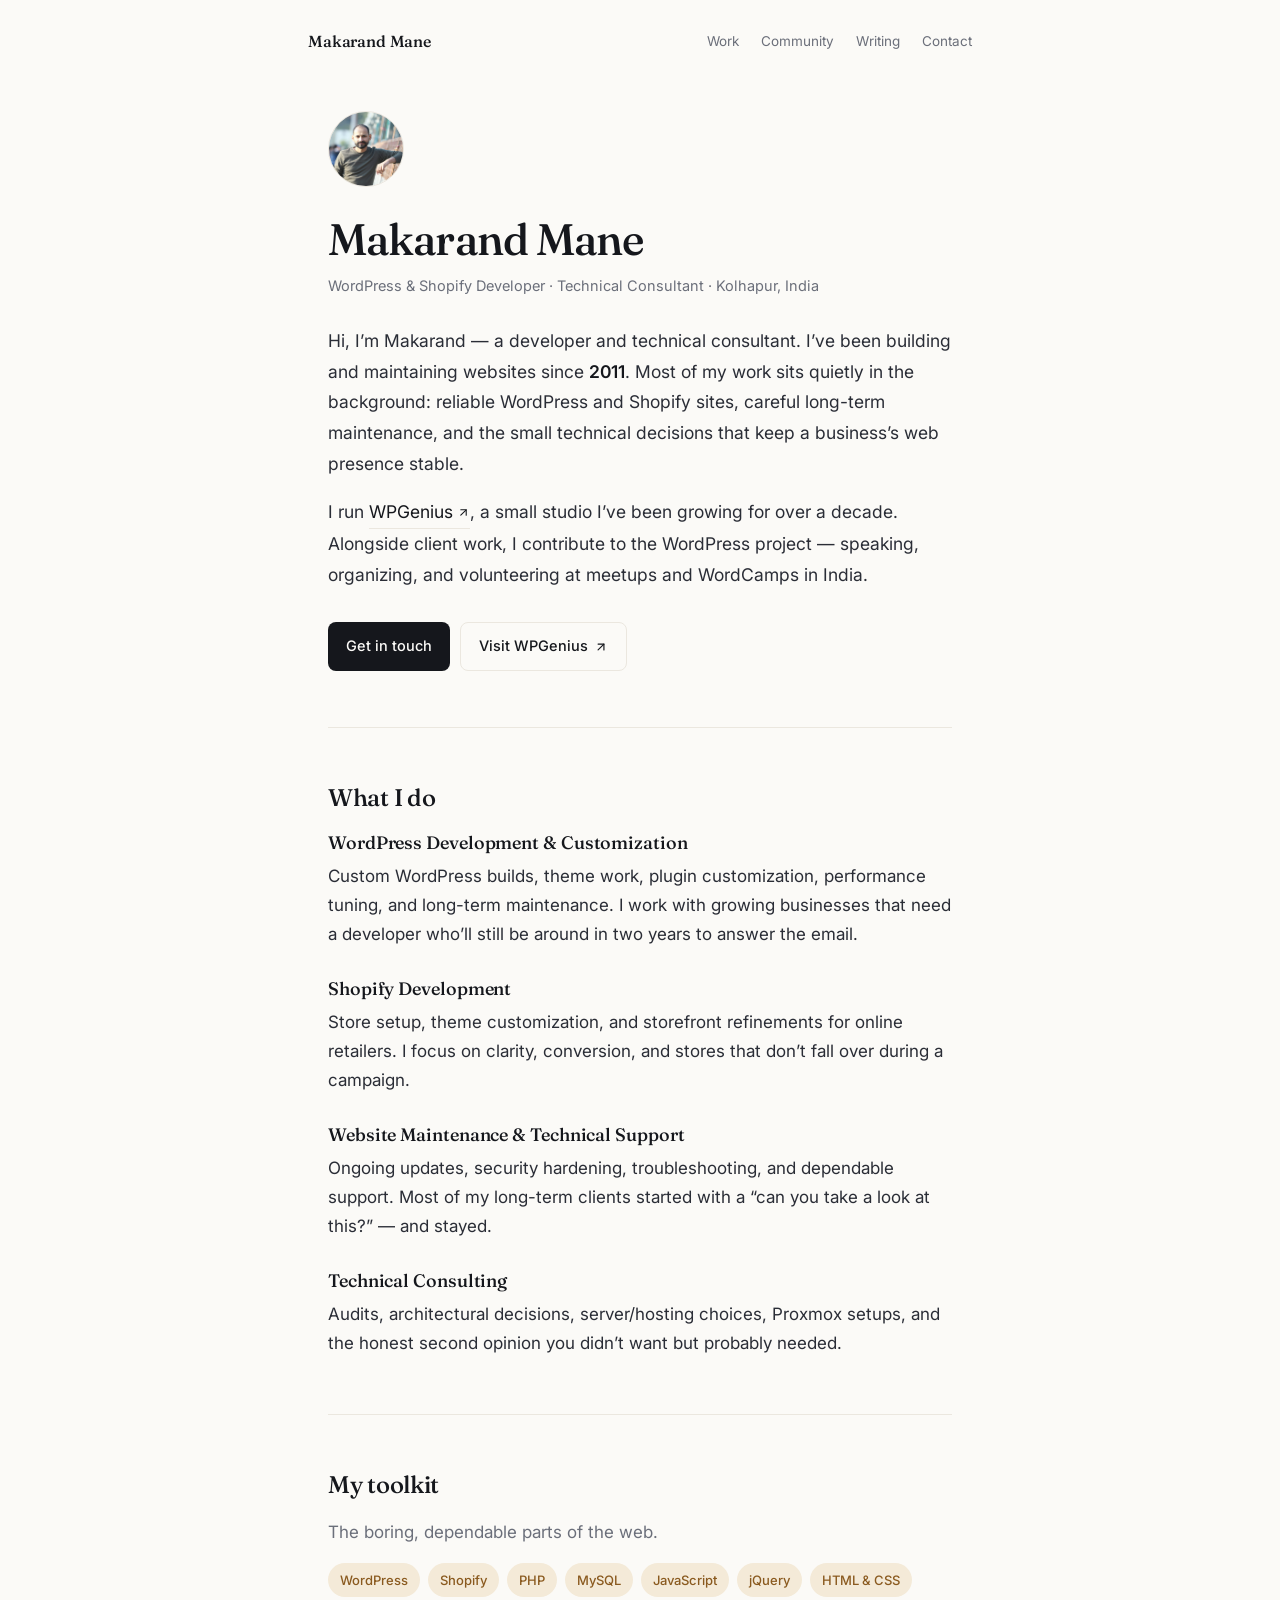
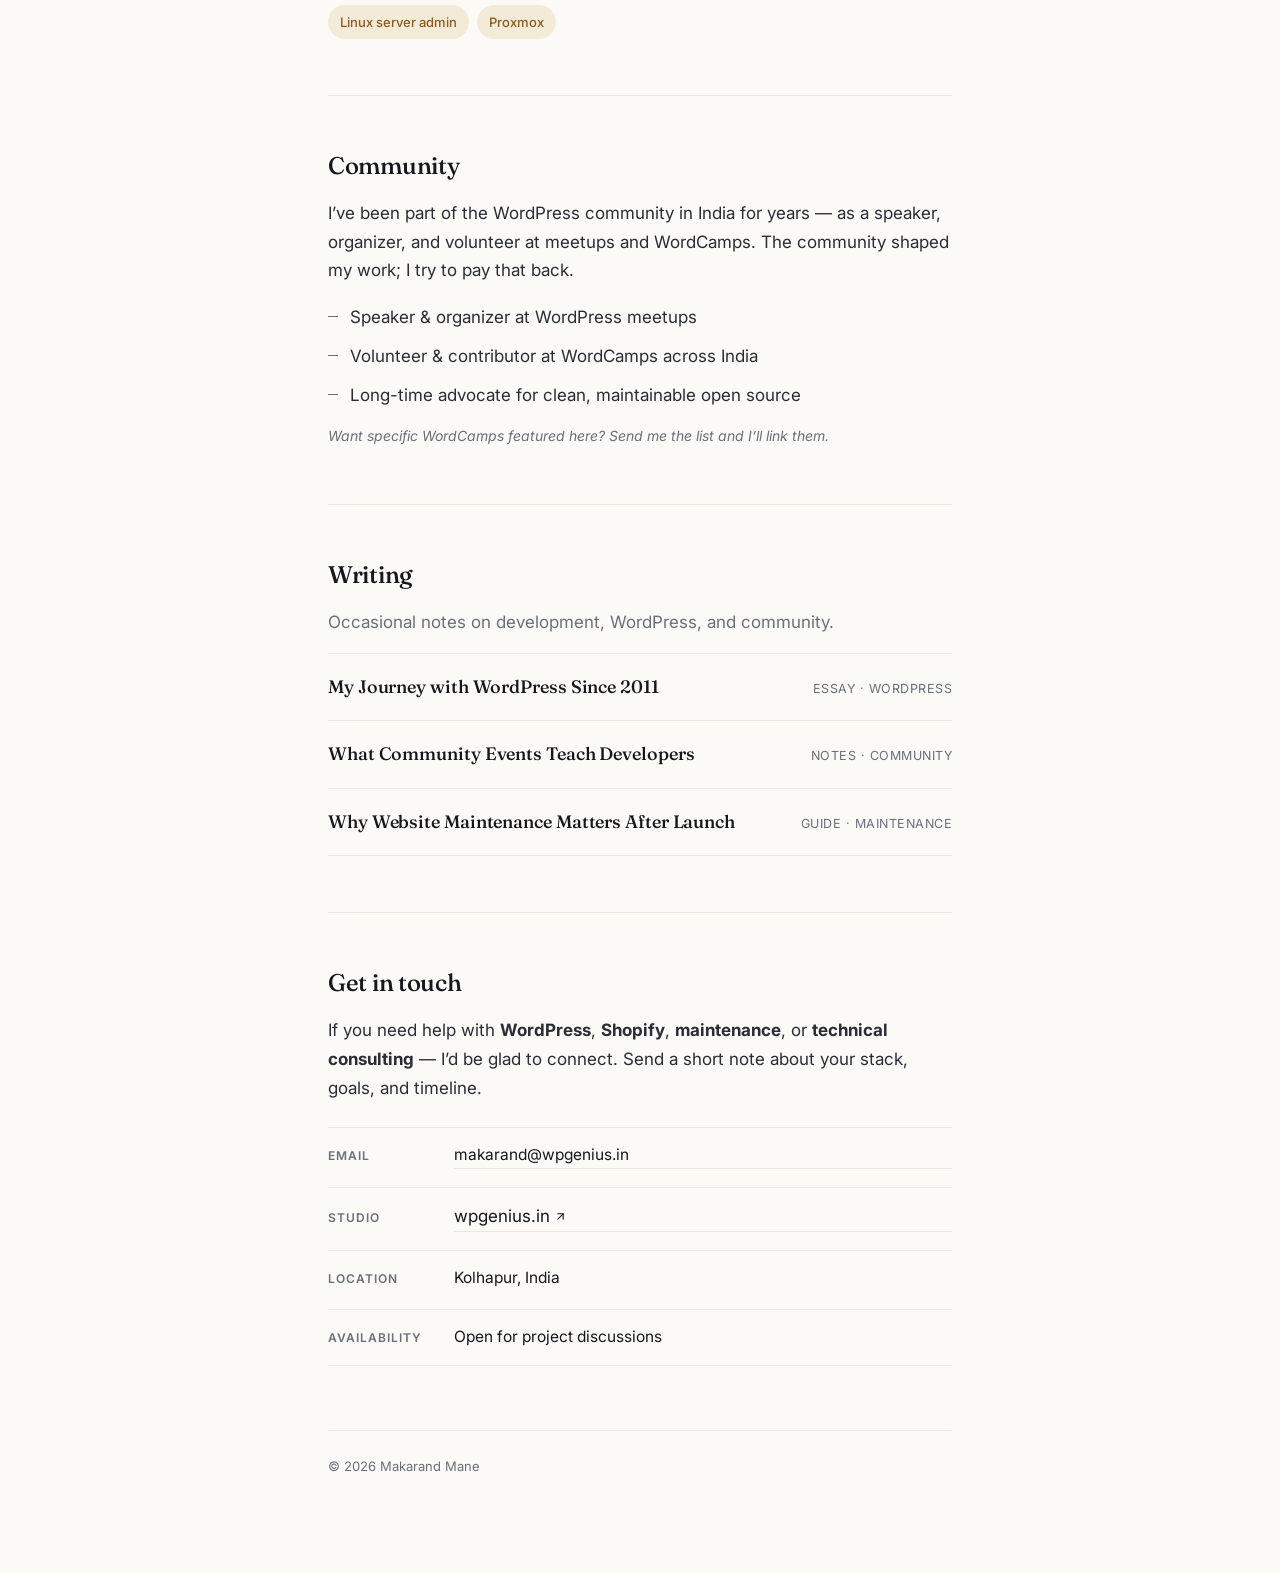
<file: static-export-minimal/index.html>
<!doctype html>
<html lang="en">
  <head>
    <meta charset="utf-8" />
    <meta name="viewport" content="width=device-width, initial-scale=1" />
    <meta name="theme-color" content="#15171c" />
    <meta
      name="description"
      content="Makarand Mane — WordPress & Shopify Developer and Technical Consultant. Building reliable websites since 2011, based in Kolhapur, India."
    />
    <title>Makarand Mane — WordPress &amp; Shopify Developer</title>
    <link rel="preconnect" href="https://fonts.googleapis.com" />
    <link rel="preconnect" href="https://fonts.gstatic.com" crossorigin />
    <link
      href="https://fonts.googleapis.com/css2?family=Fraunces:opsz,wght@9..144,400;9..144,500;9..144,600&family=Inter:wght@400;500;600&display=swap"
      rel="stylesheet"
    />
    <link rel="stylesheet" href="styles.css" />
  </head>
  <body>
    <header class="mkm-top">
      <a href="#" class="mkm-brand">Makarand Mane</a>
      <nav class="mkm-topnav">
        <a href="#work">Work</a>
        <a href="#community">Community</a>
        <a href="#writing">Writing</a>
        <a href="#contact">Contact</a>
      </nav>
    </header>

    <article class="mkm-wrap">
      <!-- Identity -->
      <section class="mkm-hero">
        <img class="mkm-avatar" src="images/makarand-hero.jpg" alt="Makarand Mane" />
        <h1 class="mkm-h1">Makarand Mane</h1>
        <p class="mkm-tag">WordPress &amp; Shopify Developer · Technical Consultant · Kolhapur, India</p>

        <p class="mkm-lead">
          Hi, I&rsquo;m Makarand — a developer and technical consultant. I&rsquo;ve been building
          and maintaining websites since <b>2011</b>. Most of my work sits quietly in the
          background: reliable WordPress and Shopify sites, careful long-term maintenance, and the
          small technical decisions that keep a business&rsquo;s web presence stable.
        </p>

        <p class="mkm-lead">
          I run <a class="mkm-link" href="https://wpgenius.in/" target="_blank" rel="noreferrer">WPGenius
          <svg class="mkm-arrow" width="13" height="13" viewBox="0 0 24 24" fill="none" stroke="currentColor" stroke-width="2" stroke-linecap="round" stroke-linejoin="round"><line x1="7" y1="17" x2="17" y2="7"/><polyline points="7 7 17 7 17 17"/></svg></a>,
          a small studio I&rsquo;ve been growing for over a decade. Alongside client work, I
          contribute to the WordPress project — speaking, organizing, and volunteering at meetups
          and WordCamps in India.
        </p>

        <div class="mkm-cta-row">
          <a class="mkm-cta-primary" href="#contact">Get in touch</a>
          <a class="mkm-cta-ghost" href="https://wpgenius.in/" target="_blank" rel="noreferrer">
            Visit WPGenius
            <svg width="14" height="14" viewBox="0 0 24 24" fill="none" stroke="currentColor" stroke-width="2" stroke-linecap="round" stroke-linejoin="round"><line x1="7" y1="17" x2="17" y2="7"/><polyline points="7 7 17 7 17 17"/></svg>
          </a>
        </div>
      </section>

      <hr class="mkm-rule" />

      <!-- What I Do -->
      <section id="work" class="mkm-section">
        <h2 class="mkm-h2">What I do</h2>

        <div class="mkm-block">
          <h3 class="mkm-h3">WordPress Development &amp; Customization</h3>
          <p>
            Custom WordPress builds, theme work, plugin customization, performance tuning, and
            long-term maintenance. I work with growing businesses that need a developer who&rsquo;ll
            still be around in two years to answer the email.
          </p>
        </div>

        <div class="mkm-block">
          <h3 class="mkm-h3">Shopify Development</h3>
          <p>
            Store setup, theme customization, and storefront refinements for online retailers. I
            focus on clarity, conversion, and stores that don&rsquo;t fall over during a campaign.
          </p>
        </div>

        <div class="mkm-block">
          <h3 class="mkm-h3">Website Maintenance &amp; Technical Support</h3>
          <p>
            Ongoing updates, security hardening, troubleshooting, and dependable support. Most of
            my long-term clients started with a &ldquo;can you take a look at this?&rdquo; — and
            stayed.
          </p>
        </div>

        <div class="mkm-block">
          <h3 class="mkm-h3">Technical Consulting</h3>
          <p>
            Audits, architectural decisions, server/hosting choices, Proxmox setups, and the honest
            second opinion you didn&rsquo;t want but probably needed.
          </p>
        </div>
      </section>

      <hr class="mkm-rule" />

      <!-- Stack -->
      <section class="mkm-section">
        <h2 class="mkm-h2">My toolkit</h2>
        <p class="mkm-muted">The boring, dependable parts of the web.</p>
        <ul class="mkm-inline">
          <li>WordPress</li>
          <li>Shopify</li>
          <li>PHP</li>
          <li>MySQL</li>
          <li>JavaScript</li>
          <li>jQuery</li>
          <li>HTML &amp; CSS</li>
          <li>Linux server admin</li>
          <li>Proxmox</li>
        </ul>
      </section>

      <hr class="mkm-rule" />

      <!-- Community -->
      <section id="community" class="mkm-section">
        <h2 class="mkm-h2">Community</h2>
        <p>
          I&rsquo;ve been part of the WordPress community in India for years — as a speaker,
          organizer, and volunteer at meetups and WordCamps. The community shaped my work; I try
          to pay that back.
        </p>
        <ul class="mkm-list">
          <li>Speaker &amp; organizer at WordPress meetups</li>
          <li>Volunteer &amp; contributor at WordCamps across India</li>
          <li>Long-time advocate for clean, maintainable open source</li>
        </ul>
        <p class="mkm-muted small">
          <em>Want specific WordCamps featured here? Send me the list and I&rsquo;ll link them.</em>
        </p>
      </section>

      <hr class="mkm-rule" />

      <!-- Writing -->
      <section id="writing" class="mkm-section">
        <h2 class="mkm-h2">Writing</h2>
        <p class="mkm-muted">Occasional notes on development, WordPress, and community.</p>
        <ol class="mkm-essays">
          <li>
            <a href="#" class="mkm-essay-link">
              <span class="mkm-essay-title">My Journey with WordPress Since 2011</span>
              <span class="mkm-essay-meta">Essay · WordPress</span>
            </a>
          </li>
          <li>
            <a href="#" class="mkm-essay-link">
              <span class="mkm-essay-title">What Community Events Teach Developers</span>
              <span class="mkm-essay-meta">Notes · Community</span>
            </a>
          </li>
          <li>
            <a href="#" class="mkm-essay-link">
              <span class="mkm-essay-title">Why Website Maintenance Matters After Launch</span>
              <span class="mkm-essay-meta">Guide · Maintenance</span>
            </a>
          </li>
        </ol>
      </section>

      <hr class="mkm-rule" />

      <!-- Contact -->
      <section id="contact" class="mkm-section">
        <h2 class="mkm-h2">Get in touch</h2>
        <p>
          If you need help with <b>WordPress</b>, <b>Shopify</b>, <b>maintenance</b>, or
          <b>technical consulting</b> — I&rsquo;d be glad to connect. Send a short note about your
          stack, goals, and timeline.
        </p>
        <ul class="mkm-contact">
          <li>
            <span class="mkm-k">Email</span>
            <a class="mkm-v mkm-link" href="mailto:makarand@wpgenius.in">makarand@wpgenius.in</a>
          </li>
          <li>
            <span class="mkm-k">Studio</span>
            <a class="mkm-link" href="https://wpgenius.in/" target="_blank" rel="noreferrer">wpgenius.in
              <svg class="mkm-arrow" width="13" height="13" viewBox="0 0 24 24" fill="none" stroke="currentColor" stroke-width="2" stroke-linecap="round" stroke-linejoin="round"><line x1="7" y1="17" x2="17" y2="7"/><polyline points="7 7 17 7 17 17"/></svg>
            </a>
          </li>
          <li>
            <span class="mkm-k">Location</span>
            <span class="mkm-v">Kolhapur, India</span>
          </li>
          <li>
            <span class="mkm-k">Availability</span>
            <span class="mkm-v">Open for project discussions</span>
          </li>
        </ul>
      </section>

      <footer class="mkm-footer">
        <span>© 2026 Makarand Mane</span>
      </footer>
    </article>
  </body>
</html>
</file>
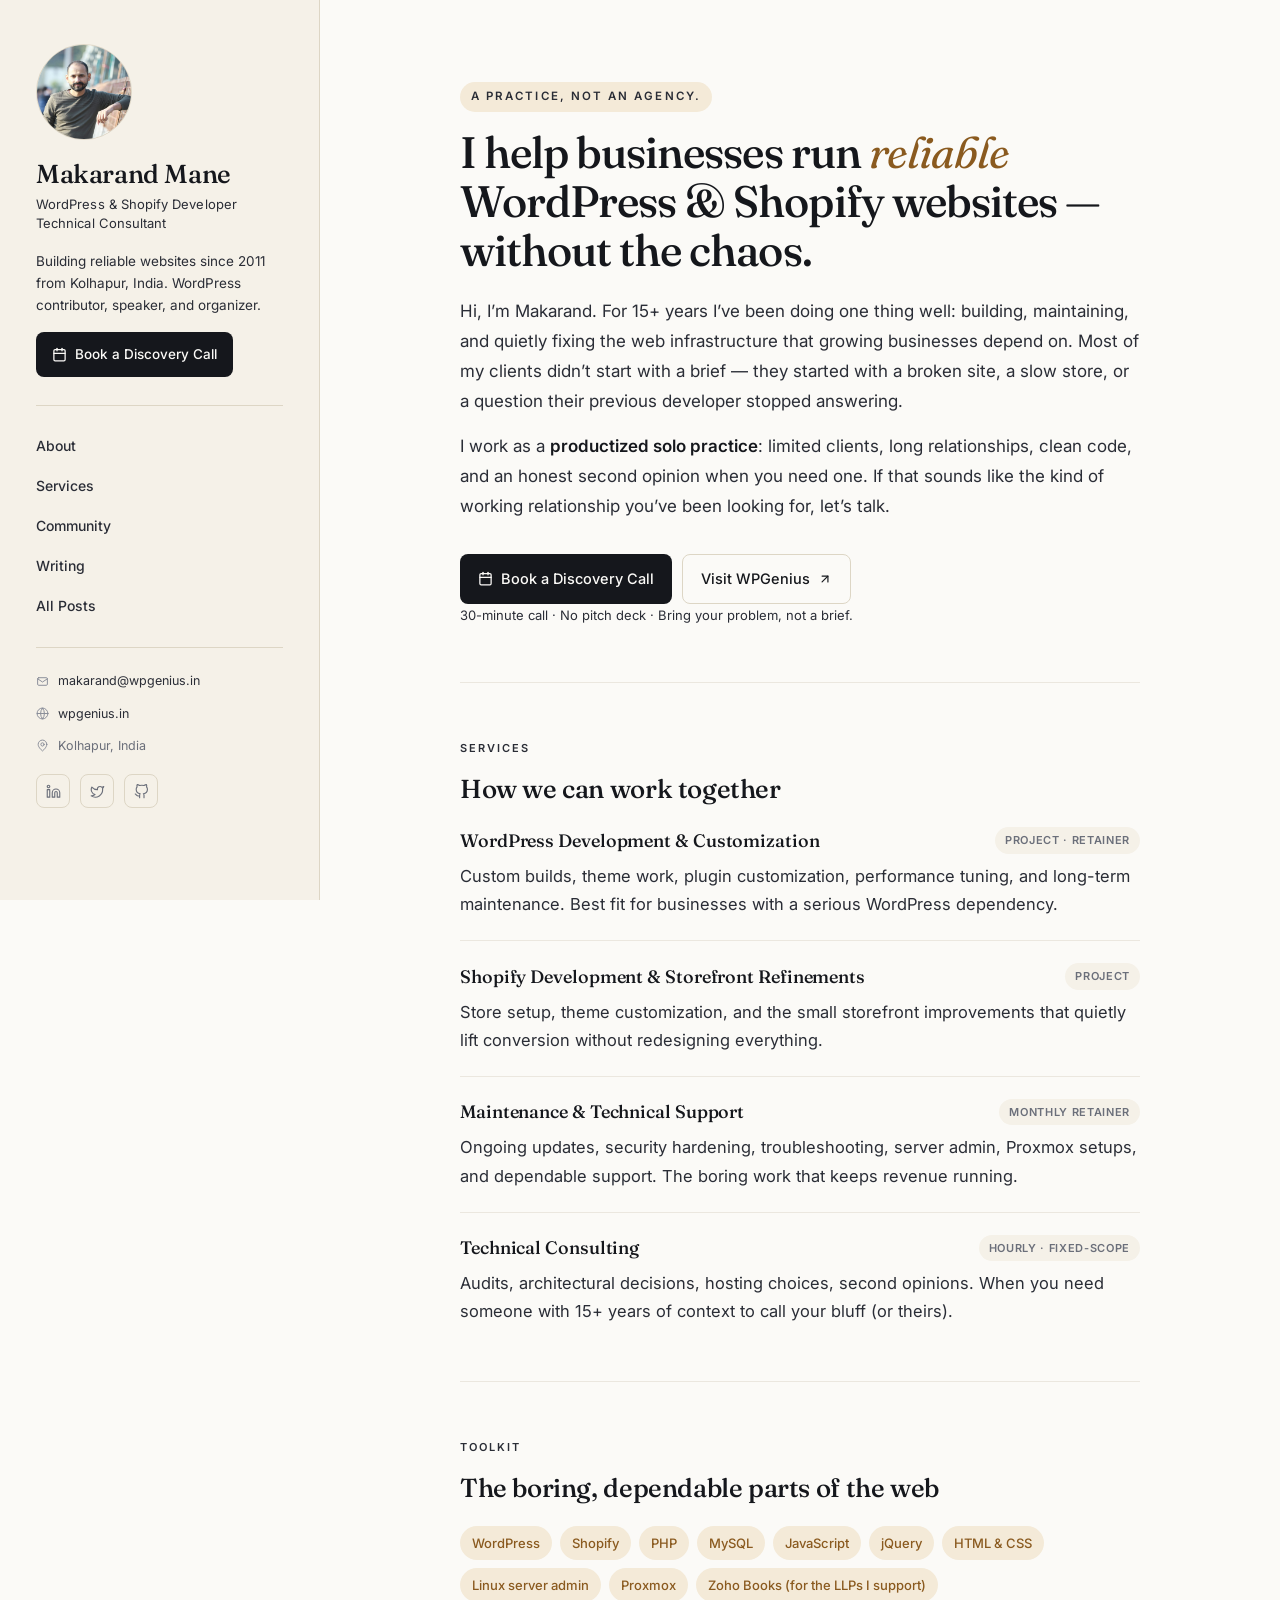
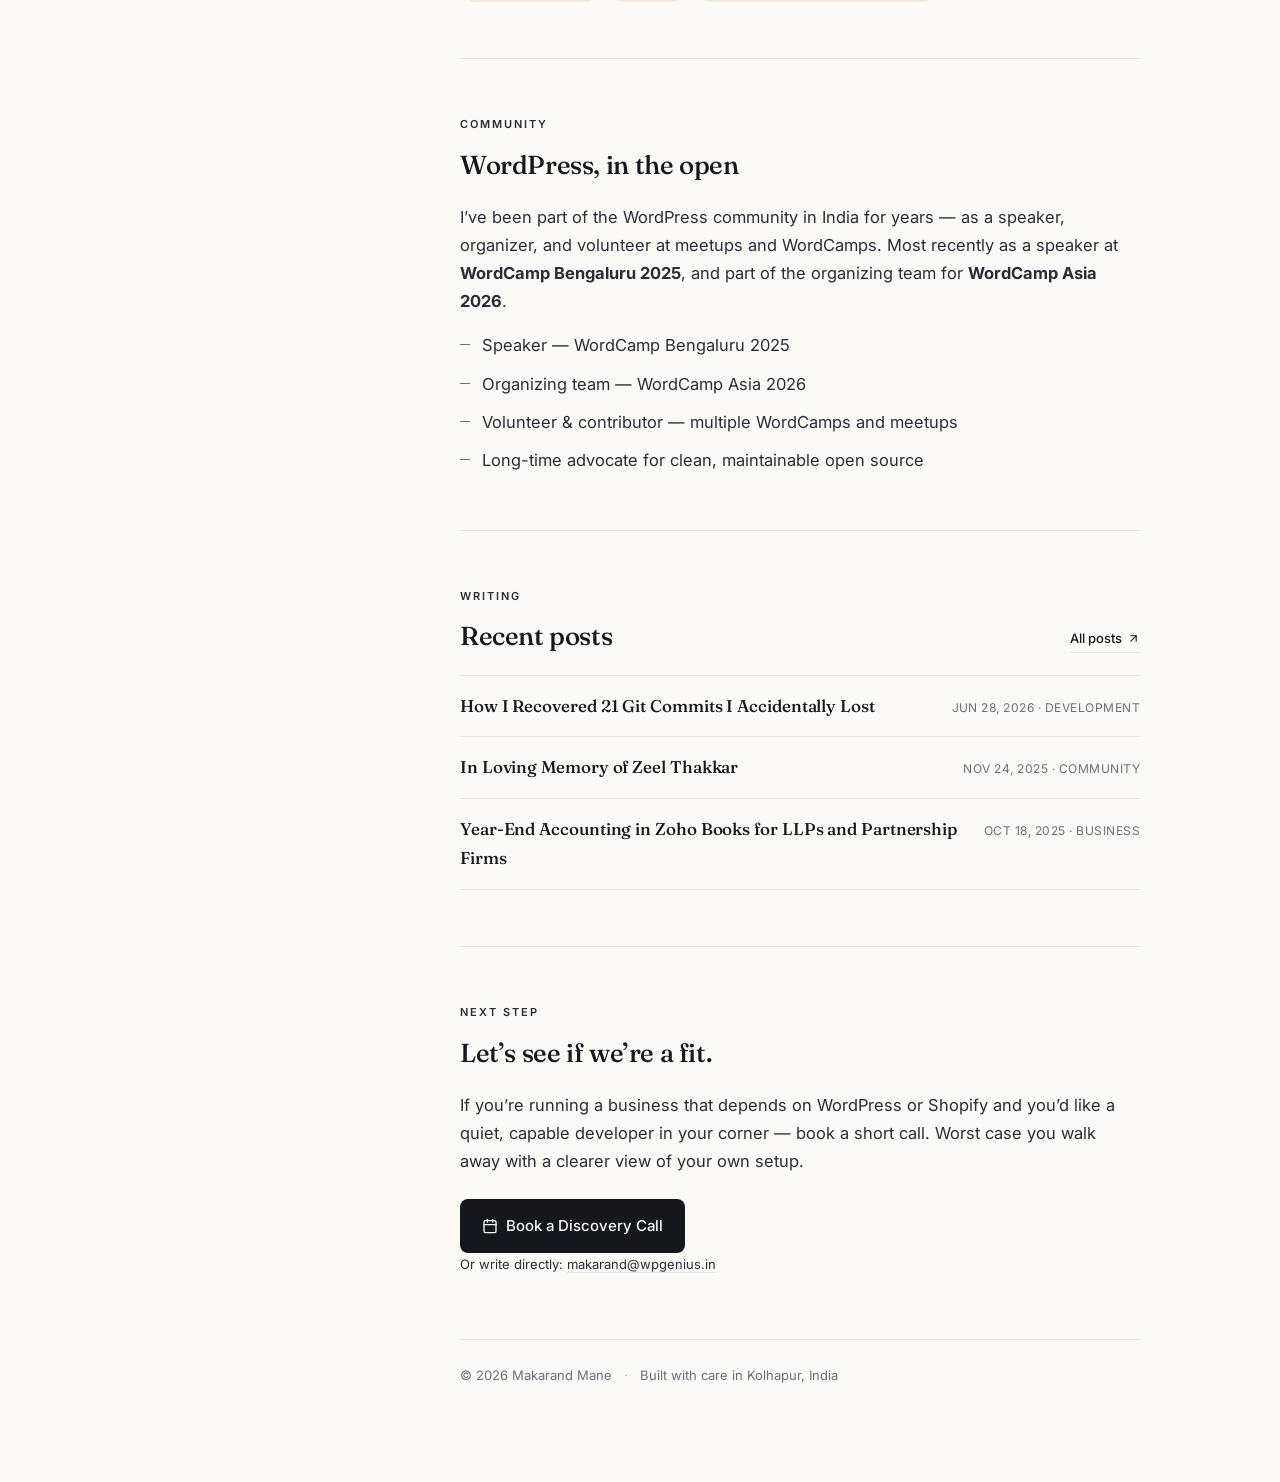
<file: static-export-v3/index.html>
<!doctype html>
<html lang="en">
  <head>
    <meta charset="utf-8" />
    <meta name="viewport" content="width=device-width, initial-scale=1" />
    <meta name="theme-color" content="#15171c" />
    <meta
      name="description"
      content="Makarand Mane — WordPress & Shopify Developer and Technical Consultant. Building reliable websites since 2011. A productized solo practice based in Kolhapur, India."
    />
    <title>Makarand Mane — WordPress &amp; Shopify Developer · Technical Consultant</title>
    <link rel="preconnect" href="https://fonts.googleapis.com" />
    <link rel="preconnect" href="https://fonts.gstatic.com" crossorigin />
    <link
      href="https://fonts.googleapis.com/css2?family=Fraunces:opsz,ital,wght@9..144,0,400;9..144,0,500;9..144,0,600;9..144,1,400;9..144,1,500&family=Inter:wght@400;500;600&display=swap"
      rel="stylesheet"
    />
    <link rel="stylesheet" href="styles.css" />
  </head>
  <body class="mks-page">
    <!-- =================== SIDEBAR =================== -->
    <aside class="mks-sidebar">
      <div class="mks-sidebar-inner">
        <img class="mks-avatar" src="images/makarand-hero.jpg" alt="Makarand Mane" />
        <h1 class="mks-name">Makarand Mane</h1>
        <p class="mks-role">
          WordPress &amp; Shopify Developer<br />
          Technical Consultant
        </p>
        <p class="mks-bio">
          Building reliable websites since 2011 from Kolhapur, India. WordPress contributor,
          speaker, and organizer.
        </p>

        <a
          class="mks-discovery-cta"
          href="https://app.reclaim.ai/m/wpgenius/quick-meeting"
          target="_blank"
          rel="noreferrer"
        >
          <svg width="15" height="15" viewBox="0 0 24 24" fill="none" stroke="currentColor" stroke-width="2" stroke-linecap="round" stroke-linejoin="round"><rect x="3" y="4" width="18" height="18" rx="2" ry="2"/><line x1="16" y1="2" x2="16" y2="6"/><line x1="8" y1="2" x2="8" y2="6"/><line x1="3" y1="10" x2="21" y2="10"/></svg>
          Book a Discovery Call
        </a>

        <nav class="mks-nav" aria-label="Primary">
          <a href="#about">About</a>
          <a href="#services">Services</a>
          <a href="#community">Community</a>
          <a href="#writing">Writing</a>
          <a href="blog.html">All Posts</a>
        </nav>

        <ul class="mks-meta">
          <li>
            <svg width="13" height="13" viewBox="0 0 24 24" fill="none" stroke="currentColor" stroke-width="1.8" stroke-linecap="round" stroke-linejoin="round"><rect x="3" y="5" width="18" height="14" rx="2"/><polyline points="3 7 12 13 21 7"/></svg>
            <a href="mailto:makarand@wpgenius.in">makarand@wpgenius.in</a>
          </li>
          <li>
            <svg width="13" height="13" viewBox="0 0 24 24" fill="none" stroke="currentColor" stroke-width="1.8" stroke-linecap="round" stroke-linejoin="round"><circle cx="12" cy="12" r="10"/><path d="M2 12h20M12 2a15 15 0 0 1 0 20M12 2a15 15 0 0 0 0 20"/></svg>
            <a href="https://wpgenius.in/" target="_blank" rel="noreferrer">wpgenius.in</a>
          </li>
          <li>
            <svg width="13" height="13" viewBox="0 0 24 24" fill="none" stroke="currentColor" stroke-width="1.8" stroke-linecap="round" stroke-linejoin="round"><path d="M20 10c0 6-8 12-8 12s-8-6-8-12a8 8 0 0 1 16 0Z"/><circle cx="12" cy="10" r="3"/></svg>
            <span>Kolhapur, India</span>
          </li>
        </ul>

        <div class="mks-social">
          <a href="https://www.linkedin.com/" target="_blank" rel="noreferrer" aria-label="LinkedIn">
            <svg width="15" height="15" viewBox="0 0 24 24" fill="none" stroke="currentColor" stroke-width="1.8" stroke-linecap="round" stroke-linejoin="round"><path d="M16 8a6 6 0 0 1 6 6v7h-4v-7a2 2 0 0 0-4 0v7h-4v-7a6 6 0 0 1 6-6z"/><rect x="2" y="9" width="4" height="12"/><circle cx="4" cy="4" r="2"/></svg>
          </a>
          <a href="https://x.com/" target="_blank" rel="noreferrer" aria-label="X / Twitter">
            <svg width="15" height="15" viewBox="0 0 24 24" fill="none" stroke="currentColor" stroke-width="1.8" stroke-linecap="round" stroke-linejoin="round"><path d="M22 4s-.7 2.1-2 3.4c1.6 10-9.4 17.3-18 11.6 2.2.1 4.4-.6 6-2C3 15.5.5 9.6 3 5c2.2 2.6 5.6 4.1 9 4-.9-4.2 4-6.6 7-3.8 1.1 0 3-1.2 3-1.2z"/></svg>
          </a>
          <a href="https://github.com/" target="_blank" rel="noreferrer" aria-label="GitHub">
            <svg width="15" height="15" viewBox="0 0 24 24" fill="none" stroke="currentColor" stroke-width="1.8" stroke-linecap="round" stroke-linejoin="round"><path d="M9 19c-5 1.5-5-2.5-7-3m14 6v-3.87a3.37 3.37 0 0 0-.94-2.61c3.14-.35 6.44-1.54 6.44-7A5.44 5.44 0 0 0 20 4.77 5.07 5.07 0 0 0 19.91 1S18.73.65 16 2.48a13.38 13.38 0 0 0-7 0C6.27.65 5.09 1 5.09 1A5.07 5.07 0 0 0 5 4.77a5.44 5.44 0 0 0-1.5 3.78c0 5.42 3.3 6.61 6.44 7A3.37 3.37 0 0 0 9 18.13V22"/></svg>
          </a>
        </div>
      </div>
    </aside>

    <!-- =================== MAIN =================== -->
    <main class="mks-main">
      <article class="mks-article">
        <!-- Intro -->
        <section id="about" class="mks-intro">
          <p class="mks-eyebrow">A practice, not an agency.</p>
          <h2 class="mks-h1">
            I help businesses run <em>reliable</em> WordPress &amp; Shopify websites — without the chaos.
          </h2>
          <p class="mks-lead">
            Hi, I&rsquo;m Makarand. For 15+ years I&rsquo;ve been doing one thing well: building,
            maintaining, and quietly fixing the web infrastructure that growing businesses depend
            on. Most of my clients didn&rsquo;t start with a brief — they started with a broken
            site, a slow store, or a question their previous developer stopped answering.
          </p>
          <p class="mks-lead">
            I work as a <b>productized solo practice</b>: limited clients, long relationships,
            clean code, and an honest second opinion when you need one. If that sounds like the
            kind of working relationship you&rsquo;ve been looking for, let&rsquo;s talk.
          </p>

          <div class="mks-cta-row">
            <a class="mks-cta-primary" href="https://app.reclaim.ai/m/wpgenius/quick-meeting" target="_blank" rel="noreferrer">
              <svg width="15" height="15" viewBox="0 0 24 24" fill="none" stroke="currentColor" stroke-width="2" stroke-linecap="round" stroke-linejoin="round"><rect x="3" y="4" width="18" height="18" rx="2" ry="2"/><line x1="16" y1="2" x2="16" y2="6"/><line x1="8" y1="2" x2="8" y2="6"/><line x1="3" y1="10" x2="21" y2="10"/></svg>
              Book a Discovery Call
            </a>
            <a class="mks-cta-ghost" href="https://wpgenius.in/" target="_blank" rel="noreferrer">
              Visit WPGenius
              <svg width="14" height="14" viewBox="0 0 24 24" fill="none" stroke="currentColor" stroke-width="2" stroke-linecap="round" stroke-linejoin="round"><line x1="7" y1="17" x2="17" y2="7"/><polyline points="7 7 17 7 17 17"/></svg>
            </a>
          </div>
          <p class="mks-microcopy">
            30-minute call · No pitch deck · Bring your problem, not a brief.
          </p>
        </section>

        <hr class="mks-rule" />

        <!-- Services -->
        <section id="services" class="mks-section">
          <p class="mks-section-label">Services</p>
          <h3 class="mks-h2">How we can work together</h3>

          <div class="mks-service">
            <div class="mks-service-head">
              <h4 class="mks-h3">WordPress Development &amp; Customization</h4>
              <span class="mks-service-tag">Project · Retainer</span>
            </div>
            <p>
              Custom builds, theme work, plugin customization, performance tuning, and long-term
              maintenance. Best fit for businesses with a serious WordPress dependency.
            </p>
          </div>

          <div class="mks-service">
            <div class="mks-service-head">
              <h4 class="mks-h3">Shopify Development &amp; Storefront Refinements</h4>
              <span class="mks-service-tag">Project</span>
            </div>
            <p>
              Store setup, theme customization, and the small storefront improvements that quietly
              lift conversion without redesigning everything.
            </p>
          </div>

          <div class="mks-service">
            <div class="mks-service-head">
              <h4 class="mks-h3">Maintenance &amp; Technical Support</h4>
              <span class="mks-service-tag">Monthly retainer</span>
            </div>
            <p>
              Ongoing updates, security hardening, troubleshooting, server admin, Proxmox setups,
              and dependable support. The boring work that keeps revenue running.
            </p>
          </div>

          <div class="mks-service">
            <div class="mks-service-head">
              <h4 class="mks-h3">Technical Consulting</h4>
              <span class="mks-service-tag">Hourly · Fixed-scope</span>
            </div>
            <p>
              Audits, architectural decisions, hosting choices, second opinions. When you need
              someone with 15+ years of context to call your bluff (or theirs).
            </p>
          </div>
        </section>

        <hr class="mks-rule" />

        <!-- Toolkit -->
        <section class="mks-section">
          <p class="mks-section-label">Toolkit</p>
          <h3 class="mks-h2">The boring, dependable parts of the web</h3>
          <ul class="mks-inline">
            <li>WordPress</li>
            <li>Shopify</li>
            <li>PHP</li>
            <li>MySQL</li>
            <li>JavaScript</li>
            <li>jQuery</li>
            <li>HTML &amp; CSS</li>
            <li>Linux server admin</li>
            <li>Proxmox</li>
            <li>Zoho Books (for the LLPs I support)</li>
          </ul>
        </section>

        <hr class="mks-rule" />

        <!-- Community -->
        <section id="community" class="mks-section">
          <p class="mks-section-label">Community</p>
          <h3 class="mks-h2">WordPress, in the open</h3>
          <p>
            I&rsquo;ve been part of the WordPress community in India for years — as a speaker,
            organizer, and volunteer at meetups and WordCamps. Most recently as a speaker at
            <b> WordCamp Bengaluru 2025</b>, and part of the organizing team for
            <b> WordCamp Asia 2026</b>.
          </p>
          <ul class="mks-list">
            <li>Speaker — WordCamp Bengaluru 2025</li>
            <li>Organizing team — WordCamp Asia 2026</li>
            <li>Volunteer &amp; contributor — multiple WordCamps and meetups</li>
            <li>Long-time advocate for clean, maintainable open source</li>
          </ul>
        </section>

        <hr class="mks-rule" />

        <!-- Writing -->
        <section id="writing" class="mks-section">
          <div class="mks-section-headrow">
            <div>
              <p class="mks-section-label">Writing</p>
              <h3 class="mks-h2">Recent posts</h3>
            </div>
            <a href="blog.html" class="mks-allposts">All posts
              <svg width="13" height="13" viewBox="0 0 24 24" fill="none" stroke="currentColor" stroke-width="2" stroke-linecap="round" stroke-linejoin="round"><line x1="7" y1="17" x2="17" y2="7"/><polyline points="7 7 17 7 17 17"/></svg>
            </a>
          </div>
          <ol class="mks-essays">
            <li>
              <a href="https://www.makarandmane.com/blog/how-i-recovered-21-git-commits-i-accidentally-lost/" target="_blank" rel="noreferrer" class="mks-essay-link">
                <span class="mks-essay-title">How I Recovered 21 Git Commits I Accidentally Lost</span>
                <span class="mks-essay-meta">Jun 28, 2026 · Development</span>
              </a>
            </li>
            <li>
              <a href="https://www.makarandmane.com/blog/in-loving-memory-of-zeel-thakkar/" target="_blank" rel="noreferrer" class="mks-essay-link">
                <span class="mks-essay-title">In Loving Memory of Zeel Thakkar</span>
                <span class="mks-essay-meta">Nov 24, 2025 · Community</span>
              </a>
            </li>
            <li>
              <a href="https://www.makarandmane.com/blog/year-end-accounting-zoho-books-llp-partnership/" target="_blank" rel="noreferrer" class="mks-essay-link">
                <span class="mks-essay-title">Year-End Accounting in Zoho Books for LLPs and Partnership Firms</span>
                <span class="mks-essay-meta">Oct 18, 2025 · Business</span>
              </a>
            </li>
          </ol>
        </section>

        <hr class="mks-rule" />

        <!-- Final CTA -->
        <section class="mks-section">
          <p class="mks-section-label">Next step</p>
          <h3 class="mks-h2">Let&rsquo;s see if we&rsquo;re a fit.</h3>
          <p>
            If you&rsquo;re running a business that depends on WordPress or Shopify and you&rsquo;d
            like a quiet, capable developer in your corner — book a short call. Worst case you walk
            away with a clearer view of your own setup.
          </p>
          <a class="mks-cta-primary big" href="https://app.reclaim.ai/m/wpgenius/quick-meeting" target="_blank" rel="noreferrer">
            <svg width="16" height="16" viewBox="0 0 24 24" fill="none" stroke="currentColor" stroke-width="2" stroke-linecap="round" stroke-linejoin="round"><rect x="3" y="4" width="18" height="18" rx="2" ry="2"/><line x1="16" y1="2" x2="16" y2="6"/><line x1="8" y1="2" x2="8" y2="6"/><line x1="3" y1="10" x2="21" y2="10"/></svg>
            Book a Discovery Call
          </a>
          <p class="mks-microcopy">
            Or write directly: <a class="mks-link" href="mailto:makarand@wpgenius.in">makarand@wpgenius.in</a>
          </p>
        </section>

        <footer class="mks-footer">
          <span>© 2026 Makarand Mane</span>
          <span class="dot">·</span>
          <span>Built with care in Kolhapur, India</span>
        </footer>
      </article>
    </main>
  </body>
</html>
</file>
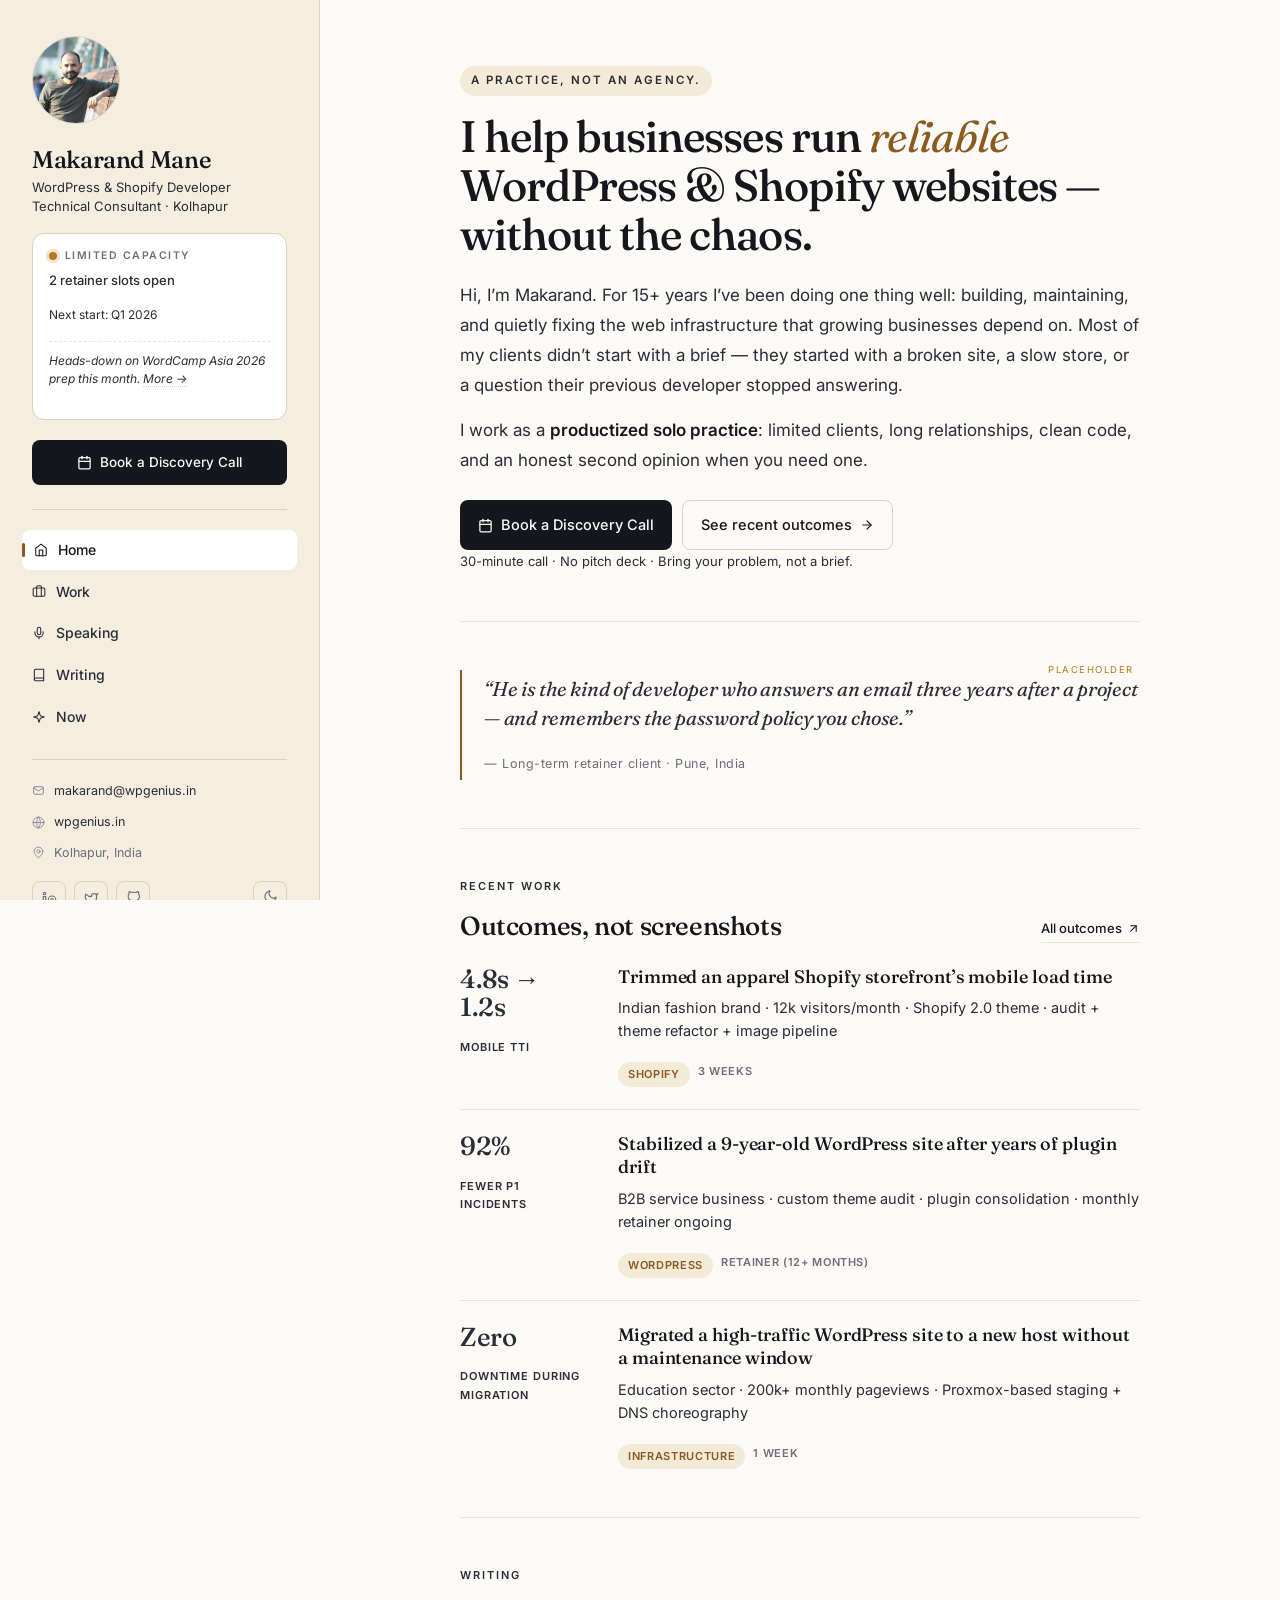
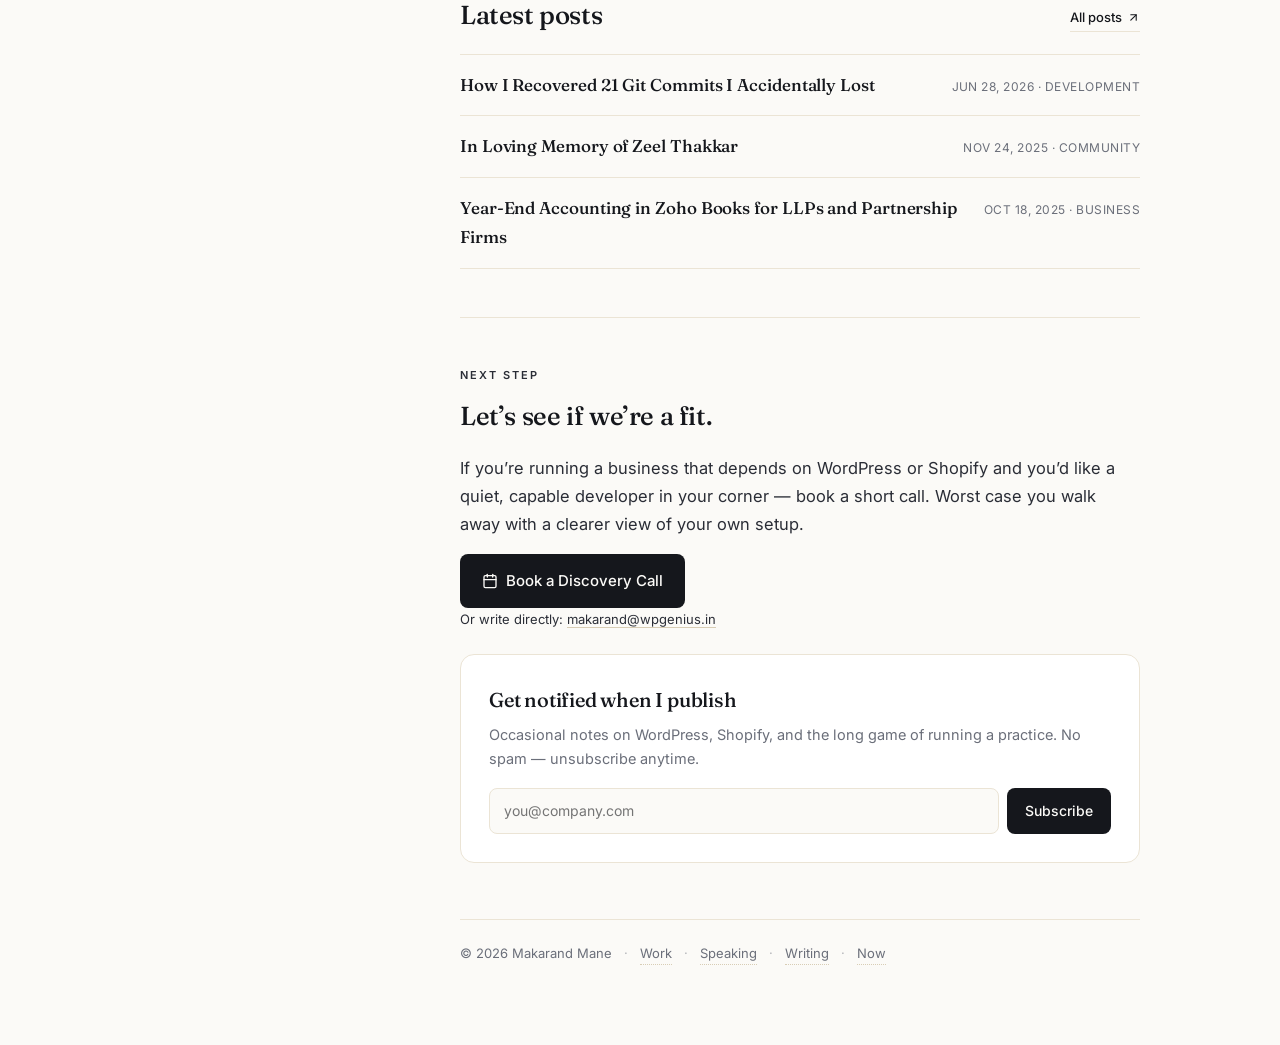
<file: static-export-v4/index.html>
<!doctype html>
<html lang="en">
  <head>
    <meta charset="utf-8" />
    <meta name="viewport" content="width=device-width, initial-scale=1" />
    <meta name="theme-color" content="#15171c" />
    <meta name="description" content="Makarand Mane — WordPress & Shopify Developer and Technical Consultant. A productized solo practice based in Kolhapur, India." />
    <title>Makarand Mane — WordPress & Shopify Developer · Technical Consultant</title>
    <link rel="preconnect" href="https://fonts.googleapis.com" />
    <link rel="preconnect" href="https://fonts.gstatic.com" crossorigin />
    <link href="https://fonts.googleapis.com/css2?family=Fraunces:opsz,ital,wght@9..144,0,400;9..144,0,500;9..144,0,600;9..144,1,400;9..144,1,500&family=Inter:wght@400;500;600&display=swap" rel="stylesheet" />
    <link rel="stylesheet" href="styles.css" />
    <script>
      // Set theme before paint to avoid FOUC
      (function() {
        try {
          var saved = localStorage.getItem('mk-theme');
          var theme = saved || (window.matchMedia('(prefers-color-scheme: dark)').matches ? 'dark' : 'light');
          document.documentElement.setAttribute('data-theme', theme);
        } catch(e) {}
      })();
    </script>
  </head>
  <body class="v4-root">
    <aside class="v4-sidebar">
      <div class="v4-sidebar-inner">
        <div class="v4-side-top">
          <img class="v4-avatar" src="images/makarand-hero.jpg" alt="Makarand Mane" />
        </div>
        <h1 class="v4-name">Makarand Mane</h1>
        <p class="v4-role">
          WordPress &amp; Shopify Developer<br />
          Technical Consultant &middot; Kolhapur
        </p>

        <div class="v4-status">
          <div class="v4-status-row">
            <span class="v4-status-dot"></span>
            <span class="v4-status-label">Limited capacity</span>
          </div>
          <p class="v4-status-line">2 retainer slots open</p>
          <p class="v4-status-sub">Next start: Q1 2026</p>
          <p class="v4-status-now">
            Heads-down on WordCamp Asia 2026 prep this month. <a href="now.html">More &rarr;</a>
          </p>
        </div>

        <a class="v4-cta" href="https://app.reclaim.ai/m/wpgenius/quick-meeting" target="_blank" rel="noreferrer">
          <svg width="15" height="15" viewBox="0 0 24 24" fill="none" stroke="currentColor" stroke-width="2" stroke-linecap="round" stroke-linejoin="round"><rect x="3" y="4" width="18" height="18" rx="2" ry="2"/><line x1="16" y1="2" x2="16" y2="6"/><line x1="8" y1="2" x2="8" y2="6"/><line x1="3" y1="10" x2="21" y2="10"/></svg> Book a Discovery Call
        </a>

        <nav class="v4-nav" aria-label="Primary">
          <a href="index.html" class="is-active"><svg width="14" height="14" viewBox="0 0 24 24" fill="none" stroke="currentColor" stroke-width="1.8" stroke-linecap="round" stroke-linejoin="round"><path d="m3 9 9-7 9 7v11a2 2 0 0 1-2 2H5a2 2 0 0 1-2-2z"/><polyline points="9 22 9 12 15 12 15 22"/></svg>Home</a>
          <a href="work.html"><svg width="14" height="14" viewBox="0 0 24 24" fill="none" stroke="currentColor" stroke-width="1.8" stroke-linecap="round" stroke-linejoin="round"><rect x="2" y="7" width="20" height="14" rx="2"/><path d="M16 21V5a2 2 0 0 0-2-2h-4a2 2 0 0 0-2 2v16"/></svg>Work</a>
          <a href="speaking.html"><svg width="14" height="14" viewBox="0 0 24 24" fill="none" stroke="currentColor" stroke-width="1.8" stroke-linecap="round" stroke-linejoin="round"><path d="M12 2a3 3 0 0 0-3 3v7a3 3 0 0 0 6 0V5a3 3 0 0 0-3-3Z"/><path d="M19 10v2a7 7 0 0 1-14 0v-2"/><line x1="12" y1="19" x2="12" y2="22"/></svg>Speaking</a>
          <a href="writing.html"><svg width="14" height="14" viewBox="0 0 24 24" fill="none" stroke="currentColor" stroke-width="1.8" stroke-linecap="round" stroke-linejoin="round"><path d="M4 19.5A2.5 2.5 0 0 1 6.5 17H20"/><path d="M6.5 2H20v20H6.5A2.5 2.5 0 0 1 4 19.5v-15A2.5 2.5 0 0 1 6.5 2z"/></svg>Writing</a>
          <a href="now.html"><svg width="14" height="14" viewBox="0 0 24 24" fill="none" stroke="currentColor" stroke-width="1.8" stroke-linecap="round" stroke-linejoin="round"><path d="m12 3-1.9 5.8a2 2 0 0 1-1.3 1.3L3 12l5.8 1.9a2 2 0 0 1 1.3 1.3L12 21l1.9-5.8a2 2 0 0 1 1.3-1.3L21 12l-5.8-1.9a2 2 0 0 1-1.3-1.3L12 3z"/></svg>Now</a>
        </nav>

        <ul class="v4-meta">
          <li><svg width="13" height="13" viewBox="0 0 24 24" fill="none" stroke="currentColor" stroke-width="1.8" stroke-linecap="round" stroke-linejoin="round"><rect x="3" y="5" width="18" height="14" rx="2"/><polyline points="3 7 12 13 21 7"/></svg><a href="mailto:makarand@wpgenius.in">makarand@wpgenius.in</a></li>
          <li><svg width="13" height="13" viewBox="0 0 24 24" fill="none" stroke="currentColor" stroke-width="1.8" stroke-linecap="round" stroke-linejoin="round"><circle cx="12" cy="12" r="10"/><path d="M2 12h20"/><path d="M12 2a15 15 0 0 1 0 20M12 2a15 15 0 0 0 0 20"/></svg><a href="https://wpgenius.in/" target="_blank" rel="noreferrer">wpgenius.in</a></li>
          <li><svg width="13" height="13" viewBox="0 0 24 24" fill="none" stroke="currentColor" stroke-width="1.8" stroke-linecap="round" stroke-linejoin="round"><path d="M20 10c0 6-8 12-8 12s-8-6-8-12a8 8 0 0 1 16 0Z"/><circle cx="12" cy="10" r="3"/></svg><span>Kolhapur, India</span></li>
        </ul>

        <div class="v4-side-bottom">
          <div class="v4-social">
            <a href="https://www.linkedin.com/" target="_blank" rel="noreferrer" aria-label="LinkedIn"><svg width="15" height="15" viewBox="0 0 24 24" fill="none" stroke="currentColor" stroke-width="1.8" stroke-linecap="round" stroke-linejoin="round"><path d="M16 8a6 6 0 0 1 6 6v7h-4v-7a2 2 0 0 0-4 0v7h-4v-7a6 6 0 0 1 6-6z"/><rect x="2" y="9" width="4" height="12"/><circle cx="4" cy="4" r="2"/></svg></a>
            <a href="https://x.com/" target="_blank" rel="noreferrer" aria-label="X / Twitter"><svg width="15" height="15" viewBox="0 0 24 24" fill="none" stroke="currentColor" stroke-width="1.8" stroke-linecap="round" stroke-linejoin="round"><path d="M22 4s-.7 2.1-2 3.4c1.6 10-9.4 17.3-18 11.6 2.2.1 4.4-.6 6-2C3 15.5.5 9.6 3 5c2.2 2.6 5.6 4.1 9 4-.9-4.2 4-6.6 7-3.8 1.1 0 3-1.2 3-1.2z"/></svg></a>
            <a href="https://github.com/" target="_blank" rel="noreferrer" aria-label="GitHub"><svg width="15" height="15" viewBox="0 0 24 24" fill="none" stroke="currentColor" stroke-width="1.8" stroke-linecap="round" stroke-linejoin="round"><path d="M9 19c-5 1.5-5-2.5-7-3m14 6v-3.87a3.37 3.37 0 0 0-.94-2.61c3.14-.35 6.44-1.54 6.44-7A5.44 5.44 0 0 0 20 4.77 5.07 5.07 0 0 0 19.91 1S18.73.65 16 2.48a13.38 13.38 0 0 0-7 0C6.27.65 5.09 1 5.09 1A5.07 5.07 0 0 0 5 4.77a5.44 5.44 0 0 0-1.5 3.78c0 5.42 3.3 6.61 6.44 7A3.37 3.37 0 0 0 9 18.13V22"/></svg></a>
          </div>
          <button type="button" class="v4-theme-toggle" id="theme-toggle" aria-label="Toggle theme">
            <span class="ic-sun"><svg width="15" height="15" viewBox="0 0 24 24" fill="none" stroke="currentColor" stroke-width="1.8" stroke-linecap="round" stroke-linejoin="round"><circle cx="12" cy="12" r="4"/><path d="M12 2v2M12 20v2M4.9 4.9l1.4 1.4M17.7 17.7l1.4 1.4M2 12h2M20 12h2M4.9 19.1l1.4-1.4M17.7 6.3l1.4-1.4"/></svg></span>
            <span class="ic-moon" style="display:none"><svg width="15" height="15" viewBox="0 0 24 24" fill="none" stroke="currentColor" stroke-width="1.8" stroke-linecap="round" stroke-linejoin="round"><path d="M21 12.8A9 9 0 1 1 11.2 3a7 7 0 0 0 9.8 9.8z"/></svg></span>
          </button>
        </div>
      </div>
    </aside>

    <main class="v4-main">
      <div class="v4-page">
        <section class="v4-section">
          <p class="v4-page-eyebrow">A practice, not an agency.</p>
          <h2 class="v4-h1">
            I help businesses run <em>reliable</em> WordPress &amp; Shopify websites &mdash; without the chaos.
          </h2>
          <p class="v4-lead">
            Hi, I&rsquo;m Makarand. For 15+ years I&rsquo;ve been doing one thing well: building,
            maintaining, and quietly fixing the web infrastructure that growing businesses depend on.
            Most of my clients didn&rsquo;t start with a brief &mdash; they started with a broken site,
            a slow store, or a question their previous developer stopped answering.
          </p>
          <p class="v4-lead">
            I work as a <b>productized solo practice</b>: limited clients, long relationships, clean
            code, and an honest second opinion when you need one.
          </p>

          <div class="v4-cta-row">
            <a class="v4-cta-primary" href="https://app.reclaim.ai/m/wpgenius/quick-meeting" target="_blank" rel="noreferrer"><svg width="15" height="15" viewBox="0 0 24 24" fill="none" stroke="currentColor" stroke-width="2" stroke-linecap="round" stroke-linejoin="round"><rect x="3" y="4" width="18" height="18" rx="2" ry="2"/><line x1="16" y1="2" x2="16" y2="6"/><line x1="8" y1="2" x2="8" y2="6"/><line x1="3" y1="10" x2="21" y2="10"/></svg> Book a Discovery Call</a>
            <a class="v4-cta-ghost" href="work.html">See recent outcomes <svg width="14" height="14" viewBox="0 0 24 24" fill="none" stroke="currentColor" stroke-width="2" stroke-linecap="round" stroke-linejoin="round"><line x1="5" y1="12" x2="19" y2="12"/><polyline points="12 5 19 12 12 19"/></svg></a>
          </div>
          <p class="v4-microcopy">30-minute call &middot; No pitch deck &middot; Bring your problem, not a brief.</p>
        </section>

        <hr class="v4-rule" />

        <blockquote class="v4-pullquote">
          <span class="v4-pullquote-placeholder">Placeholder</span>
          <p class="v4-pullquote-text">&ldquo;He is the kind of developer who answers an email three years after a project &mdash; and remembers the password policy you chose.&rdquo;</p>
          <span class="v4-pullquote-attr">&mdash; Long-term retainer client &middot; Pune, India</span>
        </blockquote>

        <hr class="v4-rule" />

        <section class="v4-section">
          <div class="v4-section-headrow">
            <div>
              <p class="v4-section-label">Recent work</p>
              <h3 class="v4-h2">Outcomes, not screenshots</h3>
            </div>
            <a href="work.html" class="v4-section-link">All outcomes <svg width="13" height="13" viewBox="0 0 24 24" fill="none" stroke="currentColor" stroke-width="2" stroke-linecap="round" stroke-linejoin="round"><line x1="7" y1="17" x2="17" y2="7"/><polyline points="7 7 17 7 17 17"/></svg></a>
          </div>
          <div class="v4-outcomes">
            <article class="v4-outcome">
              <div>
                <p class="v4-outcome-metric">4.8s &rarr; 1.2s</p>
                <p class="v4-outcome-label">Mobile TTI</p>
              </div>
              <div>
                <h4 class="v4-outcome-title">Trimmed an apparel Shopify storefront&rsquo;s mobile load time</h4>
                <p class="v4-outcome-context">Indian fashion brand &middot; 12k visitors/month &middot; Shopify 2.0 theme &middot; audit + theme refactor + image pipeline</p>
                <div class="v4-outcome-tags">
                  <span class="v4-outcome-tag-tech">Shopify</span><span>3 weeks</span>
                </div>
              </div>
            </article>
            <article class="v4-outcome">
              <div>
                <p class="v4-outcome-metric">92%</p>
                <p class="v4-outcome-label">Fewer P1 incidents</p>
              </div>
              <div>
                <h4 class="v4-outcome-title">Stabilized a 9-year-old WordPress site after years of plugin drift</h4>
                <p class="v4-outcome-context">B2B service business &middot; custom theme audit &middot; plugin consolidation &middot; monthly retainer ongoing</p>
                <div class="v4-outcome-tags">
                  <span class="v4-outcome-tag-tech">WordPress</span><span>Retainer (12+ months)</span>
                </div>
              </div>
            </article>
            <article class="v4-outcome">
              <div>
                <p class="v4-outcome-metric">Zero</p>
                <p class="v4-outcome-label">Downtime during migration</p>
              </div>
              <div>
                <h4 class="v4-outcome-title">Migrated a high-traffic WordPress site to a new host without a maintenance window</h4>
                <p class="v4-outcome-context">Education sector &middot; 200k+ monthly pageviews &middot; Proxmox-based staging + DNS choreography</p>
                <div class="v4-outcome-tags">
                  <span class="v4-outcome-tag-tech">Infrastructure</span><span>1 week</span>
                </div>
              </div>
            </article>
          </div>
        </section>

        <hr class="v4-rule" />

        <section class="v4-section">
          <div class="v4-section-headrow">
            <div>
              <p class="v4-section-label">Writing</p>
              <h3 class="v4-h2">Latest posts</h3>
            </div>
            <a href="writing.html" class="v4-section-link">All posts <svg width="13" height="13" viewBox="0 0 24 24" fill="none" stroke="currentColor" stroke-width="2" stroke-linecap="round" stroke-linejoin="round"><line x1="7" y1="17" x2="17" y2="7"/><polyline points="7 7 17 7 17 17"/></svg></a>
          </div>
          <ol class="v4-essays">
            <li><a href="https://www.makarandmane.com/blog/how-i-recovered-21-git-commits-i-accidentally-lost/" target="_blank" rel="noreferrer" class="v4-essay-link"><span class="v4-essay-title">How I Recovered 21 Git Commits I Accidentally Lost</span><span class="v4-essay-meta">Jun 28, 2026 &middot; Development</span></a></li>
            <li><a href="https://www.makarandmane.com/blog/in-loving-memory-of-zeel-thakkar/" target="_blank" rel="noreferrer" class="v4-essay-link"><span class="v4-essay-title">In Loving Memory of Zeel Thakkar</span><span class="v4-essay-meta">Nov 24, 2025 &middot; Community</span></a></li>
            <li><a href="https://www.makarandmane.com/blog/year-end-accounting-zoho-books-llp-partnership/" target="_blank" rel="noreferrer" class="v4-essay-link"><span class="v4-essay-title">Year-End Accounting in Zoho Books for LLPs and Partnership Firms</span><span class="v4-essay-meta">Oct 18, 2025 &middot; Business</span></a></li>
          </ol>
        </section>

        <hr class="v4-rule" />

        <section class="v4-section">
          <p class="v4-section-label">Next step</p>
          <h3 class="v4-h2">Let&rsquo;s see if we&rsquo;re a fit.</h3>
          <p>If you&rsquo;re running a business that depends on WordPress or Shopify and you&rsquo;d like a quiet, capable developer in your corner &mdash; book a short call. Worst case you walk away with a clearer view of your own setup.</p>
          <a class="v4-cta-primary big" href="https://app.reclaim.ai/m/wpgenius/quick-meeting" target="_blank" rel="noreferrer"><svg width="16" height="16" viewBox="0 0 24 24" fill="none" stroke="currentColor" stroke-width="2" stroke-linecap="round" stroke-linejoin="round"><rect x="3" y="4" width="18" height="18" rx="2" ry="2"/><line x1="16" y1="2" x2="16" y2="6"/><line x1="8" y1="2" x2="8" y2="6"/><line x1="3" y1="10" x2="21" y2="10"/></svg> Book a Discovery Call</a>
          <p class="v4-microcopy">Or write directly: <a href="mailto:makarand@wpgenius.in">makarand@wpgenius.in</a></p>
        </section>

        <div class="v4-newsletter">
          <h3>Get notified when I publish</h3>
          <p>Occasional notes on WordPress, Shopify, and the long game of running a practice. No spam &mdash; unsubscribe anytime.</p>
          <form class="v4-newsletter-form" action="mailto:makarand@wpgenius.in" method="post" enctype="text/plain">
            <input type="email" name="email" required placeholder="you@company.com" />
            <button type="submit">Subscribe</button>
          </form>
        </div>
        <footer class="v4-footer">
          <span>&copy; 2026 Makarand Mane</span>
          <span class="dot">&middot;</span> <a href="work.html">Work</a> <span class="dot">&middot;</span> <a href="speaking.html">Speaking</a> <span class="dot">&middot;</span> <a href="writing.html">Writing</a> <span class="dot">&middot;</span> <a href="now.html">Now</a>
        </footer>
      </div>
    </main>
    <script>
      (function() {
        var btn = document.getElementById('theme-toggle');
        if (!btn) return;
        var sun = btn.querySelector('.ic-sun');
        var moon = btn.querySelector('.ic-moon');
        function sync() {
          var t = document.documentElement.getAttribute('data-theme');
          sun.style.display  = t === 'dark' ? '' : 'none';
          moon.style.display = t === 'dark' ? 'none' : '';
          btn.setAttribute('aria-label', 'Switch to ' + (t === 'dark' ? 'light' : 'dark') + ' mode');
        }
        sync();
        btn.addEventListener('click', function() {
          var cur = document.documentElement.getAttribute('data-theme');
          var next = cur === 'dark' ? 'light' : 'dark';
          document.documentElement.setAttribute('data-theme', next);
          try { localStorage.setItem('mk-theme', next); } catch(e) {}
          sync();
        });
      })();
    </script>
  </body>
</html>
</file>
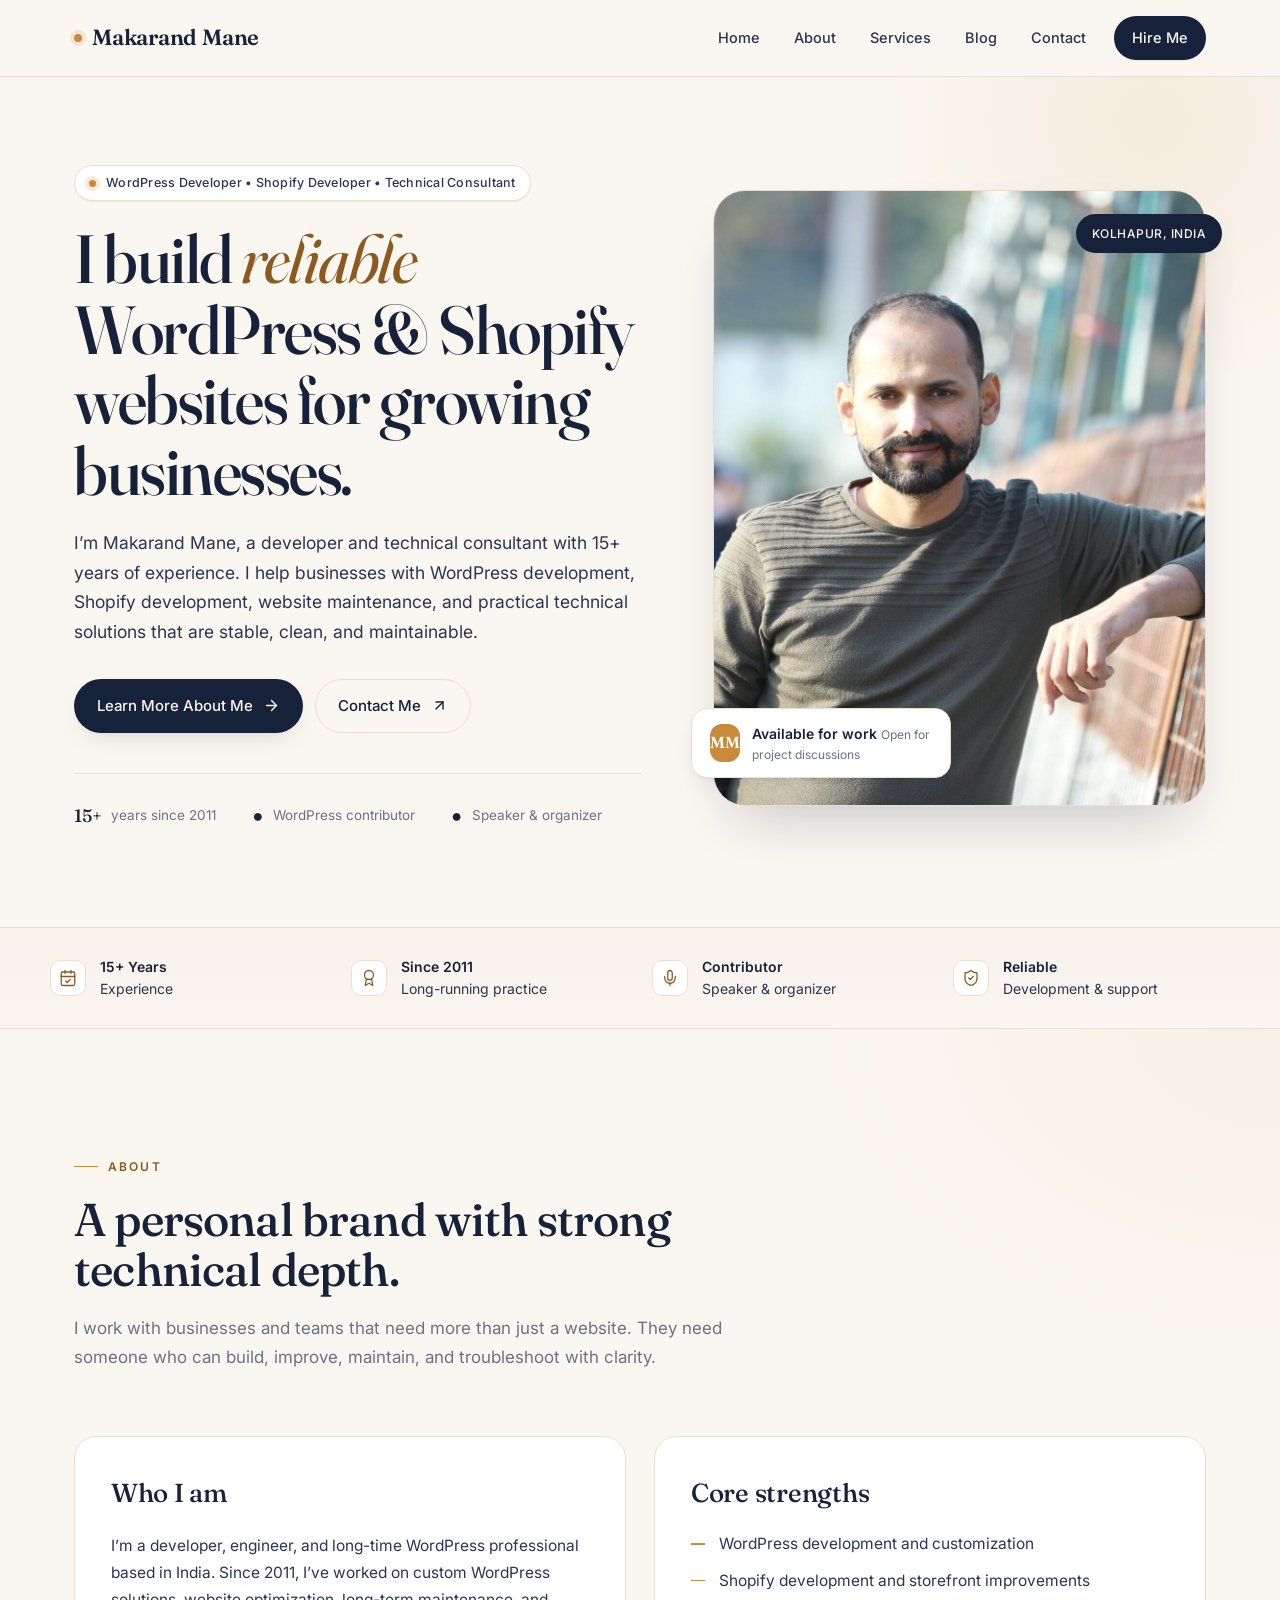
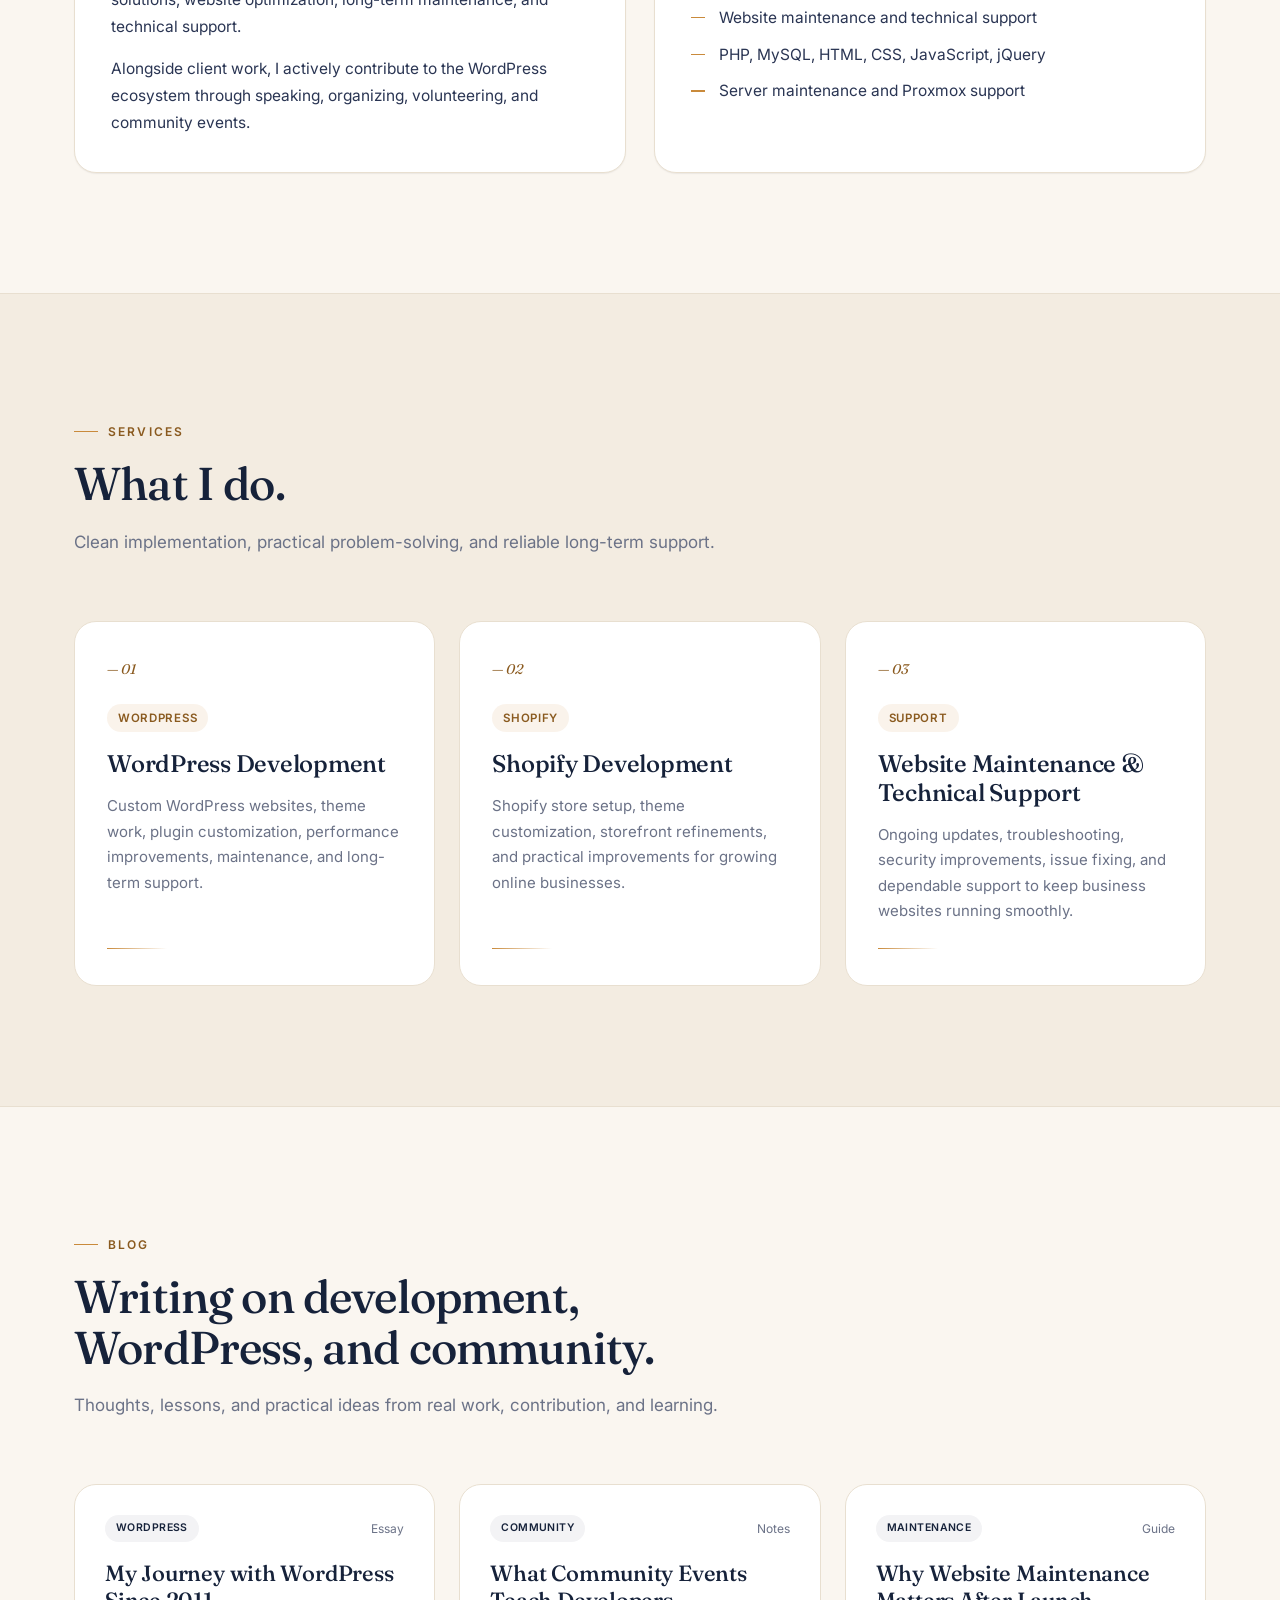
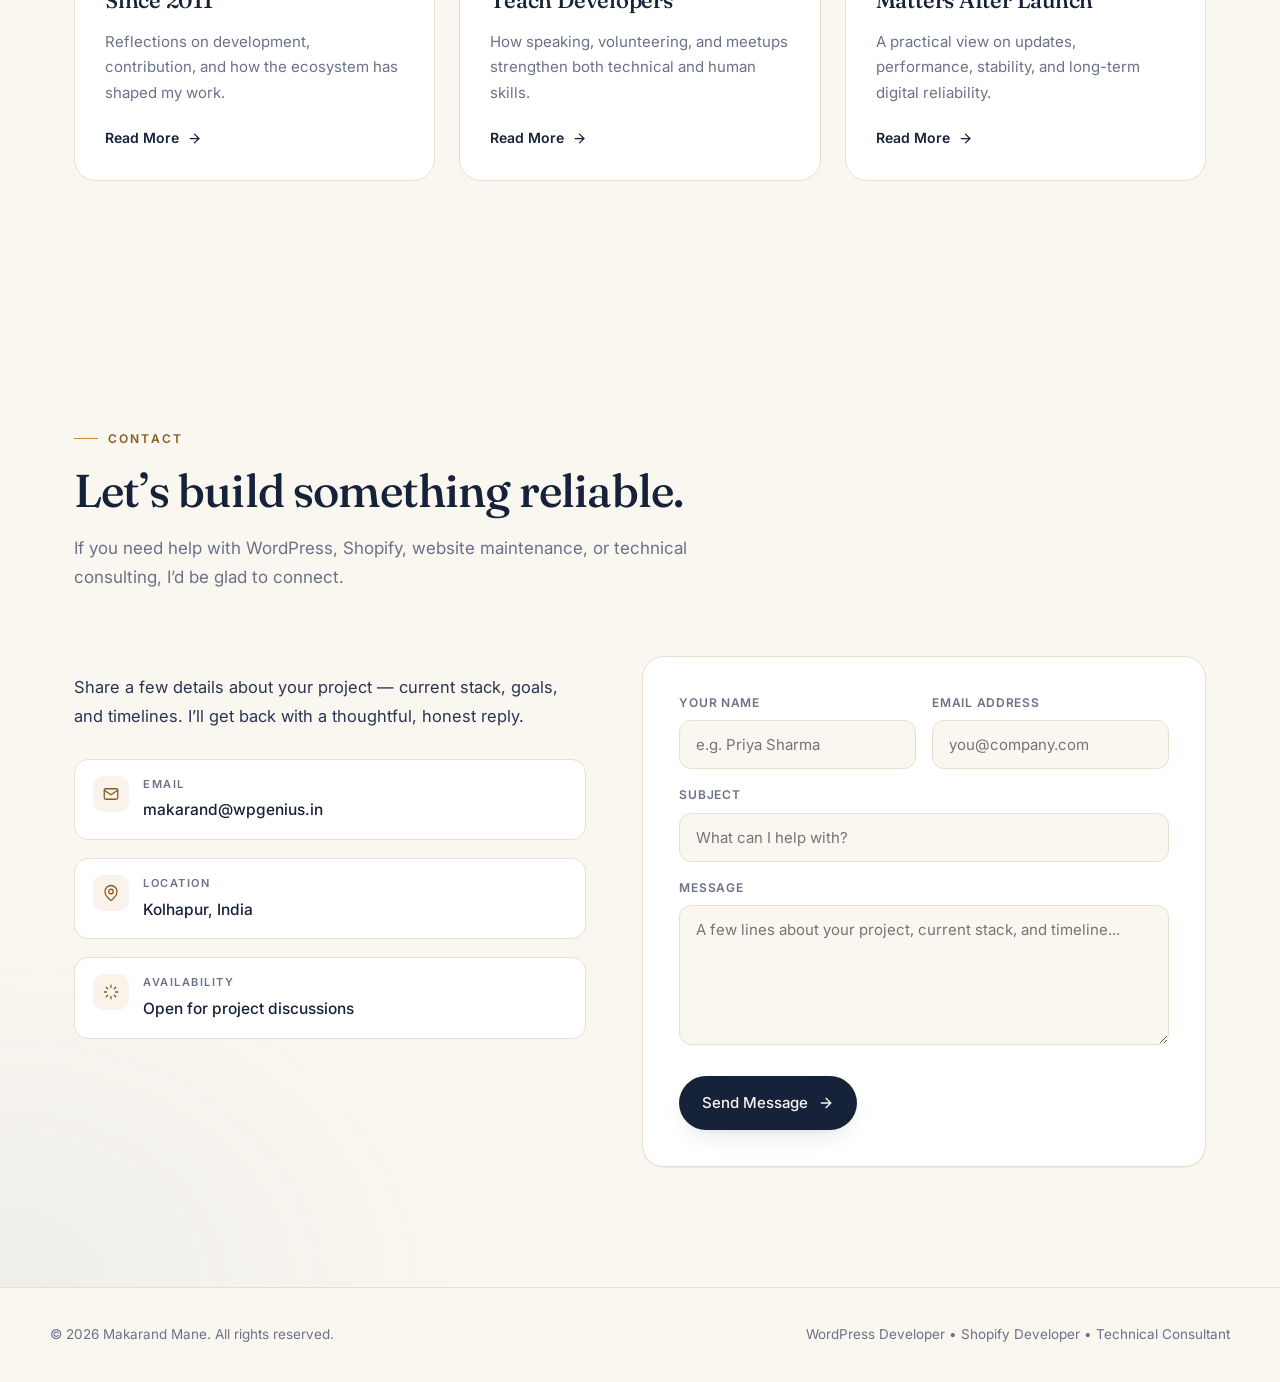
<file: static-export/index.html>
<!doctype html>
<html lang="en">
  <head>
    <meta charset="utf-8" />
    <meta name="viewport" content="width=device-width, initial-scale=1" />
    <meta name="theme-color" content="#16223a" />
    <meta
      name="description"
      content="Makarand Mane — WordPress & Shopify Developer and Technical Consultant. 15+ years building reliable, maintainable websites for growing businesses."
    />
    <title>Makarand Mane — WordPress & Shopify Developer • Technical Consultant</title>
    <link rel="preconnect" href="https://fonts.googleapis.com" />
    <link rel="preconnect" href="https://fonts.gstatic.com" crossorigin />
    <link
      href="https://fonts.googleapis.com/css2?family=Fraunces:opsz,wght@9..144,300;9..144,400;9..144,500;9..144,600;9..144,700&family=Inter:wght@300;400;500;600;700&display=swap"
      rel="stylesheet"
    />
    <link rel="stylesheet" href="styles.css" />
  </head>
  <body>
    <!-- ============== HEADER (CSS-only mobile menu) ============== -->
    <header class="mk-header" id="top">
      <input type="checkbox" id="mk-burger" class="mk-burger" aria-label="Toggle navigation" />
      <div class="mk-container mk-header-inner">
        <a href="#home" class="mk-logo">
          <span class="dot"></span>
          Makarand Mane
        </a>
        <nav class="mk-nav" aria-label="Primary">
          <a href="#home">Home</a>
          <a href="#about">About</a>
          <a href="#services">Services</a>
          <a href="#blog">Blog</a>
          <a href="#contact">Contact</a>
          <a href="#contact" class="mk-cta">Hire Me</a>
        </nav>
        <label for="mk-burger" class="mk-burger-btn" aria-label="Open menu">
          <span></span>
        </label>
      </div>
      <div class="mk-mobile-nav">
        <div class="inner">
          <a href="#home">Home</a>
          <a href="#about">About</a>
          <a href="#services">Services</a>
          <a href="#blog">Blog</a>
          <a href="#contact">Contact</a>
          <a href="#contact" class="mk-cta">Hire Me</a>
        </div>
      </div>
    </header>

    <!-- ============== HERO ============== -->
    <section id="home" class="mk-hero">
      <div class="mk-container mk-hero-grid">
        <div>
          <span class="mk-eyebrow fade-up">
            <span class="pulse"></span>
            WordPress Developer • Shopify Developer • Technical Consultant
          </span>
          <h1 class="fade-up d1">
            I build <em>reliable</em> WordPress &amp; Shopify websites for growing businesses.
          </h1>
          <p class="lead fade-up d2">
            I&rsquo;m Makarand Mane, a developer and technical consultant with 15+ years of
            experience. I help businesses with WordPress development, Shopify development, website
            maintenance, and practical technical solutions that are stable, clean, and maintainable.
          </p>
          <div class="mk-hero-actions fade-up d3">
            <a href="#about" class="btn btn-primary">
              Learn More About Me
              <svg class="arrow" width="17" height="17" viewBox="0 0 24 24" fill="none" stroke="currentColor" stroke-width="2" stroke-linecap="round" stroke-linejoin="round" aria-hidden="true"><line x1="5" y1="12" x2="19" y2="12"/><polyline points="12 5 19 12 12 19"/></svg>
            </a>
            <a href="#contact" class="btn btn-ghost">
              Contact Me
              <svg class="arrow" width="17" height="17" viewBox="0 0 24 24" fill="none" stroke="currentColor" stroke-width="2" stroke-linecap="round" stroke-linejoin="round" aria-hidden="true"><line x1="7" y1="17" x2="17" y2="7"/><polyline points="7 7 17 7 17 17"/></svg>
            </a>
          </div>

          <div class="mk-mini-trust fade-up d4">
            <div class="item"><span class="num">15+</span> years since 2011</div>
            <div class="item"><span class="num">●</span> WordPress contributor</div>
            <div class="item"><span class="num">●</span> Speaker &amp; organizer</div>
          </div>
        </div>

        <div class="mk-hero-image-wrap fade-up d2">
          <div class="mk-hero-image">
            <img
              src="images/makarand-hero.jpg"
              alt="Portrait of Makarand Mane — WordPress and Shopify Developer"
            />
          </div>
          <div class="mk-hero-stamp">Kolhapur, India</div>
          <div class="mk-hero-badge">
            <div class="avatar">MM</div>
            <div class="meta">
              <b>Available for work</b>
              <span>Open for project discussions</span>
            </div>
          </div>
        </div>
      </div>
    </section>

    <!-- ============== TRUST STRIP ============== -->
    <div class="mk-trust">
      <div class="mk-container mk-trust-inner">
        <div class="mk-trust-item fade-up d1">
          <span class="ic">
            <svg width="18" height="18" viewBox="0 0 24 24" fill="none" stroke="currentColor" stroke-width="1.7" stroke-linecap="round" stroke-linejoin="round"><rect x="3" y="4" width="18" height="18" rx="2" ry="2"/><line x1="16" y1="2" x2="16" y2="6"/><line x1="8" y1="2" x2="8" y2="6"/><line x1="3" y1="10" x2="21" y2="10"/><path d="m9 16 2 2 4-4"/></svg>
          </span>
          <div><b>15+ Years</b><span>Experience</span></div>
        </div>
        <div class="mk-trust-item fade-up d2">
          <span class="ic">
            <svg width="18" height="18" viewBox="0 0 24 24" fill="none" stroke="currentColor" stroke-width="1.7" stroke-linecap="round" stroke-linejoin="round"><circle cx="12" cy="8" r="6"/><path d="M15.477 12.89 17 22l-5-3-5 3 1.523-9.11"/></svg>
          </span>
          <div><b>Since 2011</b><span>Long-running practice</span></div>
        </div>
        <div class="mk-trust-item fade-up d3">
          <span class="ic">
            <svg width="18" height="18" viewBox="0 0 24 24" fill="none" stroke="currentColor" stroke-width="1.7" stroke-linecap="round" stroke-linejoin="round"><path d="M12 2a3 3 0 0 0-3 3v7a3 3 0 0 0 6 0V5a3 3 0 0 0-3-3Z"/><path d="M19 10v2a7 7 0 0 1-14 0v-2"/><line x1="12" y1="19" x2="12" y2="22"/></svg>
          </span>
          <div><b>Contributor</b><span>Speaker &amp; organizer</span></div>
        </div>
        <div class="mk-trust-item fade-up d4">
          <span class="ic">
            <svg width="18" height="18" viewBox="0 0 24 24" fill="none" stroke="currentColor" stroke-width="1.7" stroke-linecap="round" stroke-linejoin="round"><path d="M20 13c0 5-3.5 7.5-7.66 8.95a1 1 0 0 1-.67-.01C7.5 20.5 4 18 4 13V6a1 1 0 0 1 1-1c2 0 4.5-1.2 6.24-2.72a1.17 1.17 0 0 1 1.52 0C14.51 3.79 17 5 19 5a1 1 0 0 1 1 1z"/><path d="m9 12 2 2 4-4"/></svg>
          </span>
          <div><b>Reliable</b><span>Development &amp; support</span></div>
        </div>
      </div>
    </div>

    <!-- ============== ABOUT ============== -->
    <section id="about" class="mk-section mk-about">
      <div class="mk-container">
        <div class="mk-section-head fade-up">
          <span class="mk-label">About</span>
          <h2 class="mk-section-title">A personal brand with strong technical depth.</h2>
          <p class="mk-section-intro">
            I work with businesses and teams that need more than just a website. They need someone
            who can build, improve, maintain, and troubleshoot with clarity.
          </p>
        </div>

        <div class="mk-about-grid">
          <article class="mk-card fade-up d1">
            <h3>Who I am</h3>
            <p>
              I&rsquo;m a developer, engineer, and long-time WordPress professional based in India.
              Since 2011, I&rsquo;ve worked on custom WordPress solutions, website optimization,
              long-term maintenance, and technical support.
            </p>
            <p>
              Alongside client work, I actively contribute to the WordPress ecosystem through
              speaking, organizing, volunteering, and community events.
            </p>
          </article>

          <article class="mk-card fade-up d2">
            <h3>Core strengths</h3>
            <ul class="mk-list">
              <li>WordPress development and customization</li>
              <li>Shopify development and storefront improvements</li>
              <li>Website maintenance and technical support</li>
              <li>PHP, MySQL, HTML, CSS, JavaScript, jQuery</li>
              <li>Server maintenance and Proxmox support</li>
            </ul>
          </article>
        </div>
      </div>
    </section>

    <!-- ============== SERVICES ============== -->
    <section id="services" class="mk-section mk-services">
      <div class="mk-container">
        <div class="mk-section-head fade-up">
          <span class="mk-label">Services</span>
          <h2 class="mk-section-title">What I do.</h2>
          <p class="mk-section-intro">
            Clean implementation, practical problem-solving, and reliable long-term support.
          </p>
        </div>

        <div class="mk-services-grid">
          <article class="mk-service fade-up d1">
            <div class="num">— 01</div>
            <span class="tag">WordPress</span>
            <h3>WordPress Development</h3>
            <p>
              Custom WordPress websites, theme work, plugin customization, performance improvements,
              maintenance, and long-term support.
            </p>
            <div class="rule"></div>
          </article>
          <article class="mk-service fade-up d2">
            <div class="num">— 02</div>
            <span class="tag">Shopify</span>
            <h3>Shopify Development</h3>
            <p>
              Shopify store setup, theme customization, storefront refinements, and practical
              improvements for growing online businesses.
            </p>
            <div class="rule"></div>
          </article>
          <article class="mk-service fade-up d3">
            <div class="num">— 03</div>
            <span class="tag">Support</span>
            <h3>Website Maintenance &amp; Technical Support</h3>
            <p>
              Ongoing updates, troubleshooting, security improvements, issue fixing, and dependable
              support to keep business websites running smoothly.
            </p>
            <div class="rule"></div>
          </article>
        </div>
      </div>
    </section>

    <!-- ============== BLOG ============== -->
    <section id="blog" class="mk-section">
      <div class="mk-container">
        <div class="mk-section-head fade-up">
          <span class="mk-label">Blog</span>
          <h2 class="mk-section-title">Writing on development, WordPress, and community.</h2>
          <p class="mk-section-intro">
            Thoughts, lessons, and practical ideas from real work, contribution, and learning.
          </p>
        </div>

        <div class="mk-blog-grid">
          <article class="mk-post fade-up d1">
            <div class="meta"><span class="tag">WordPress</span><span>Essay</span></div>
            <h3>My Journey with WordPress Since 2011</h3>
            <p>Reflections on development, contribution, and how the ecosystem has shaped my work.</p>
            <a href="#" class="mk-readmore">Read More
              <svg width="15" height="15" viewBox="0 0 24 24" fill="none" stroke="currentColor" stroke-width="2" stroke-linecap="round" stroke-linejoin="round"><line x1="5" y1="12" x2="19" y2="12"/><polyline points="12 5 19 12 12 19"/></svg>
            </a>
          </article>
          <article class="mk-post fade-up d2">
            <div class="meta"><span class="tag">Community</span><span>Notes</span></div>
            <h3>What Community Events Teach Developers</h3>
            <p>How speaking, volunteering, and meetups strengthen both technical and human skills.</p>
            <a href="#" class="mk-readmore">Read More
              <svg width="15" height="15" viewBox="0 0 24 24" fill="none" stroke="currentColor" stroke-width="2" stroke-linecap="round" stroke-linejoin="round"><line x1="5" y1="12" x2="19" y2="12"/><polyline points="12 5 19 12 12 19"/></svg>
            </a>
          </article>
          <article class="mk-post fade-up d3">
            <div class="meta"><span class="tag">Maintenance</span><span>Guide</span></div>
            <h3>Why Website Maintenance Matters After Launch</h3>
            <p>A practical view on updates, performance, stability, and long-term digital reliability.</p>
            <a href="#" class="mk-readmore">Read More
              <svg width="15" height="15" viewBox="0 0 24 24" fill="none" stroke="currentColor" stroke-width="2" stroke-linecap="round" stroke-linejoin="round"><line x1="5" y1="12" x2="19" y2="12"/><polyline points="12 5 19 12 12 19"/></svg>
            </a>
          </article>
        </div>
      </div>
    </section>

    <!-- ============== CONTACT ============== -->
    <section id="contact" class="mk-section mk-contact">
      <div class="mk-container">
        <div class="mk-section-head fade-up">
          <span class="mk-label">Contact</span>
          <h2 class="mk-section-title">Let&rsquo;s build something reliable.</h2>
          <p class="mk-section-intro">
            If you need help with WordPress, Shopify, website maintenance, or technical consulting,
            I&rsquo;d be glad to connect.
          </p>
        </div>

        <div class="mk-contact-grid">
          <div class="mk-contact-info fade-up d1">
            <p>
              Share a few details about your project — current stack, goals, and timelines. I&rsquo;ll
              get back with a thoughtful, honest reply.
            </p>
            <ul class="mk-contact-details">
              <li>
                <span class="ic">
                  <svg width="18" height="18" viewBox="0 0 24 24" fill="none" stroke="currentColor" stroke-width="1.7" stroke-linecap="round" stroke-linejoin="round"><rect x="3" y="5" width="18" height="14" rx="2"/><polyline points="3 7 12 13 21 7"/></svg>
                </span>
                <div>
                  <span class="k">Email</span>
                  <a class="v" href="mailto:makarand@wpgenius.in">makarand@wpgenius.in</a>
                </div>
              </li>
              <li>
                <span class="ic">
                  <svg width="18" height="18" viewBox="0 0 24 24" fill="none" stroke="currentColor" stroke-width="1.7" stroke-linecap="round" stroke-linejoin="round"><path d="M20 10c0 6-8 12-8 12s-8-6-8-12a8 8 0 0 1 16 0Z"/><circle cx="12" cy="10" r="3"/></svg>
                </span>
                <div>
                  <span class="k">Location</span>
                  <span class="v">Kolhapur, India</span>
                </div>
              </li>
              <li>
                <span class="ic">
                  <svg width="18" height="18" viewBox="0 0 24 24" fill="none" stroke="currentColor" stroke-width="1.7" stroke-linecap="round" stroke-linejoin="round"><path d="M12 3v3M12 18v3M3 12h3M18 12h3M5.6 5.6l2.1 2.1M16.3 16.3l2.1 2.1M5.6 18.4l2.1-2.1M16.3 7.7l2.1-2.1"/></svg>
                </span>
                <div>
                  <span class="k">Availability</span>
                  <span class="v">Open for project discussions</span>
                </div>
              </li>
            </ul>
          </div>

          <form class="mk-form fade-up d2" action="mailto:makarand@wpgenius.in" method="post" enctype="text/plain">
            <div class="mk-form-row">
              <div class="mk-field">
                <label for="name">Your Name</label>
                <input id="name" name="name" required class="mk-input" placeholder="e.g. Priya Sharma" />
              </div>
              <div class="mk-field">
                <label for="email">Email Address</label>
                <input id="email" name="email" type="email" required class="mk-input" placeholder="you@company.com" />
              </div>
            </div>
            <div class="mk-field">
              <label for="subject">Subject</label>
              <input id="subject" name="subject" required class="mk-input" placeholder="What can I help with?" />
            </div>
            <div class="mk-field">
              <label for="message">Message</label>
              <textarea id="message" name="message" required class="mk-textarea" placeholder="A few lines about your project, current stack, and timeline..."></textarea>
            </div>
            <button type="submit" class="btn btn-primary">
              Send Message
              <svg class="arrow" width="16" height="16" viewBox="0 0 24 24" fill="none" stroke="currentColor" stroke-width="2" stroke-linecap="round" stroke-linejoin="round"><line x1="5" y1="12" x2="19" y2="12"/><polyline points="12 5 19 12 12 19"/></svg>
            </button>
          </form>
        </div>
      </div>
    </section>

    <!-- ============== FOOTER ============== -->
    <footer class="mk-footer">
      <div class="mk-container mk-footer-inner">
        <span>© 2026 Makarand Mane. All rights reserved.</span>
        <span>WordPress Developer • Shopify Developer • Technical Consultant</span>
      </div>
    </footer>
  </body>
</html>
</file>
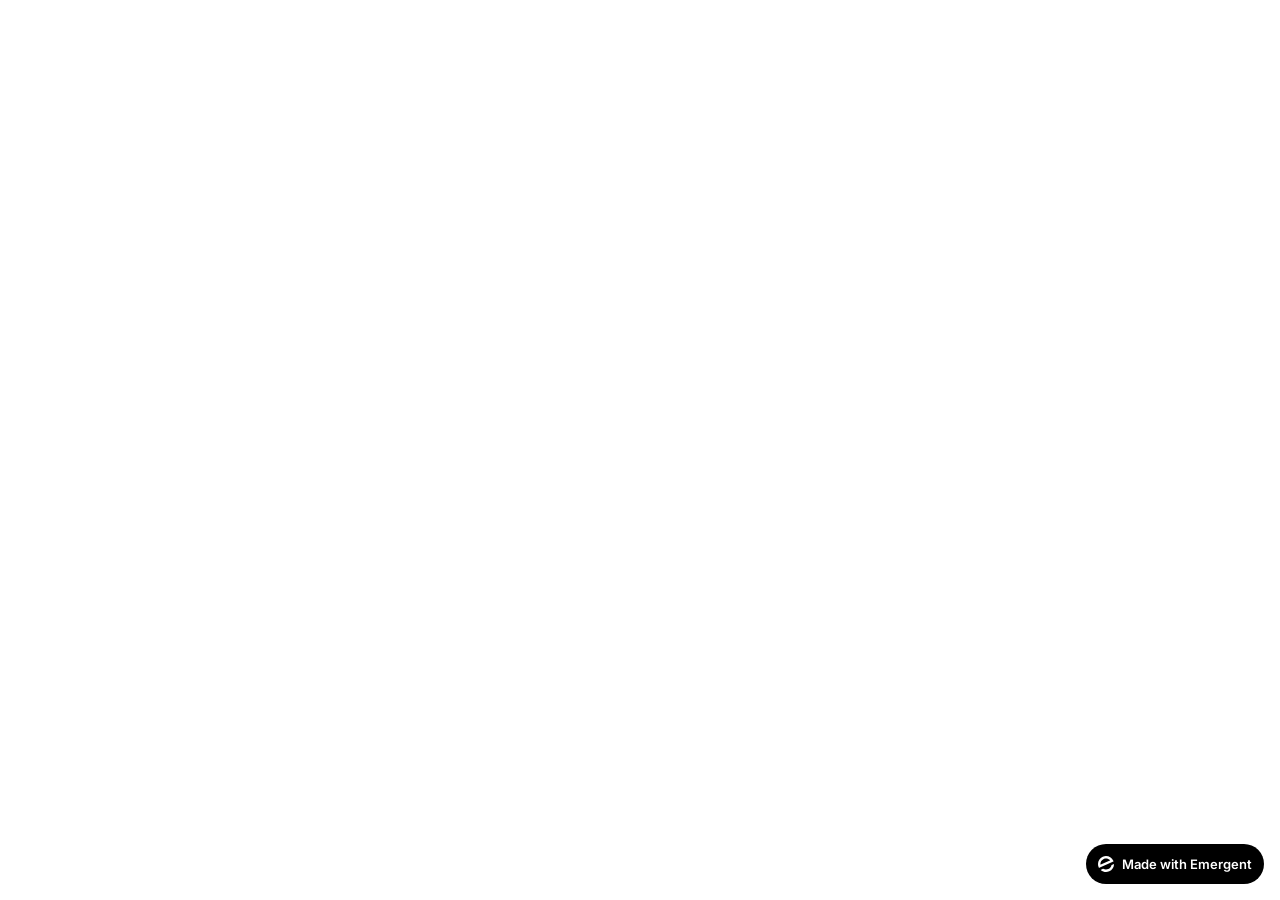
<file: frontend/public/index.html>
<!doctype html>
<html lang="en">
    <head>
        <meta charset="utf-8" />
        <meta name="viewport" content="width=device-width, initial-scale=1" />
        <meta name="theme-color" content="#000000" />
        <meta name="description" content="A product of emergent.sh" />
        <link rel="preconnect" href="https://fonts.googleapis.com" />
        <link rel="preconnect" href="https://fonts.gstatic.com" crossorigin />
        <link href="https://fonts.googleapis.com/css2?family=Fraunces:opsz,wght@9..144,300;9..144,400;9..144,500;9..144,600;9..144,700&family=Inter:wght@300;400;500;600;700&display=swap" rel="stylesheet" />
        <!--
        manifest.json provides metadata used when your web app is installed on a
        user's mobile device or desktop. See https://developers.google.com/web/fundamentals/web-app-manifest/
        -->
        <!--
        Notice the use of %PUBLIC_URL% in the tags above.
        It will be replaced with the URL of the `public` folder during the build.
        Only files inside the `public` folder can be referenced from the HTML.

        Unlike "/favicon.ico" or "favicon.ico", "%PUBLIC_URL%/favicon.ico" will
        work correctly both with client-side routing and a non-root public URL.
        Learn how to configure a non-root public URL by running `npm run build`.
        -->
        <title>Makarand Mane — WordPress & Shopify Developer • Technical Consultant</title>
        <script>window.addEventListener("error",function(e){if(e.error instanceof DOMException&&e.error.name==="DataCloneError"&&e.message&&e.message.includes("PerformanceServerTiming")){e.stopImmediatePropagation();e.preventDefault()}},true);</script>
        <script src="https://assets.emergent.sh/scripts/emergent-main.js"></script>
    </head>
    <body>
        <noscript>You need to enable JavaScript to run this app.</noscript>
        <div id="root"></div>
        <!--
      This HTML file is a template.
      If you open it directly in the browser, you will see an empty page.

      You can add webfonts, meta tags, or analytics to this file.
      The build step will place the bundled scripts into the <body> tag.

      To begin the development, run `npm start` or `yarn start`.
      To create a production bundle, use `npm run build` or `yarn build`.
    -->
        <a
            id="emergent-badge"
            target="_blank"
            href="https://app.emergent.sh/?utm_source=emergent-badge"
            style="
                display: inline-flex !important;
                box-sizing: border-box;
                width: 178px;
                height: 40px;
                padding: 8px 12px 8px 12px;
                align-items: center !important;
                gap: 8px;
                border-radius: 50px !important;
                background: #000 !important;
                position: fixed !important;
                bottom: 16px;
                right: 16px;
                text-decoration: none;
                font-family: -apple-system, BlinkMacSystemFont,
                    &quot;Segoe UI&quot;, Roboto, Oxygen, Ubuntu, Cantarell,
                    &quot;Open Sans&quot;, &quot;Helvetica Neue&quot;,
                    sans-serif !important;
                font-size: 12px !important;
                z-index: 9999 !important;
            "
        >
            <svg xmlns="http://www.w3.org/2000/svg" width="16" height="16" viewBox="0 0 16 16" fill="none">
                <path d="M15.5702 8.13142C15.7729 8.0412 16.0007 8.18878 15.9892 8.4103C15.8374 11.3192 14.0965 14.0405 11.2531 15.3065C8.40964 16.5725 5.2224 16.0453 2.95912 14.2117C2.78676 14.072 2.82955 13.804 3.03219 13.7137L4.95677 12.8568C5.04866 12.8159 5.15446 12.823 5.24204 12.8725C6.73377 13.7153 8.59176 13.8649 10.2772 13.1145C11.9626 12.3641 13.0947 10.8833 13.4665 9.21075C13.4883 9.11256 13.5539 9.02918 13.6457 8.98827L15.5702 8.13142Z" fill="white"/>
                <path fill-rule="evenodd" clip-rule="evenodd" d="M15.3066 4.74698L15.5067 5.19653C15.5759 5.35178 15.5061 5.53366 15.3508 5.60278L1.29992 11.8586C1.14467 11.9278 0.962794 11.8579 0.893675 11.7027L0.701732 11.2716L0.693457 11.2531C-1.10317 7.21778 0.711626 2.49007 4.74692 0.693443C8.78221 -1.10318 13.51 0.711693 15.3066 4.74698ZM2.82356 8.55367C2.63552 8.63739 2.41991 8.51617 2.40853 8.31065C2.28373 6.05724 3.53858 3.85787 5.72286 2.88536C7.90715 1.91286 10.3813 2.45199 11.9724 4.05256C12.1175 4.19854 12.0633 4.43988 11.8753 4.5236L2.82356 8.55367Z" fill="white"/>
            </svg>
            <p
                style="
                    color: #FFF !important;
                    font-family: 'Inter', sans-serif !important;
                    font-size: 13px !important;
                    font-style: normal !important;
                    font-weight: 600 !important;
                    line-height: 20px !important;
                    margin: 0 !important;
                    white-space: nowrap !important;
                "
            >
                Made with Emergent
            </p>
        </a>
        <script>
            !(function (t, e) {
                var o, n, p, r;
                e.__SV ||
                    ((window.posthog = e),
                    (e._i = []),
                    (e.init = function (i, s, a) {
                        function g(t, e) {
                            var o = e.split(".");
                            2 == o.length && ((t = t[o[0]]), (e = o[1])),
                                (t[e] = function () {
                                    t.push(
                                        [e].concat(
                                            Array.prototype.slice.call(
                                                arguments,
                                                0,
                                            ),
                                        ),
                                    );
                                });
                        }
                        ((p = t.createElement("script")).type =
                            "text/javascript"),
                            (p.crossOrigin = "anonymous"),
                            (p.async = !0),
                            (p.src =
                                s.api_host.replace(
                                    ".i.posthog.com",
                                    "-assets.i.posthog.com",
                                ) + "/static/array.js"),
                            (r =
                                t.getElementsByTagName(
                                    "script",
                                )[0]).parentNode.insertBefore(p, r);
                        var u = e;
                        for (
                            void 0 !== a ? (u = e[a] = []) : (a = "posthog"),
                                u.people = u.people || [],
                                u.toString = function (t) {
                                    var e = "posthog";
                                    return (
                                        "posthog" !== a && (e += "." + a),
                                        t || (e += " (stub)"),
                                        e
                                    );
                                },
                                u.people.toString = function () {
                                    return u.toString(1) + ".people (stub)";
                                },
                                o =
                                    "init me ws ys ps bs capture je Di ks register register_once register_for_session unregister unregister_for_session Ps getFeatureFlag getFeatureFlagPayload isFeatureEnabled reloadFeatureFlags updateEarlyAccessFeatureEnrollment getEarlyAccessFeatures on onFeatureFlags onSurveysLoaded onSessionId getSurveys getActiveMatchingSurveys renderSurvey canRenderSurvey canRenderSurveyAsync identify setPersonProperties group resetGroups setPersonPropertiesForFlags resetPersonPropertiesForFlags setGroupPropertiesForFlags resetGroupPropertiesForFlags reset get_distinct_id getGroups get_session_id get_session_replay_url alias set_config startSessionRecording stopSessionRecording sessionRecordingStarted captureException loadToolbar get_property getSessionProperty Es $s createPersonProfile Is opt_in_capturing opt_out_capturing has_opted_in_capturing has_opted_out_capturing clear_opt_in_out_capturing Ss debug xs getPageViewId captureTraceFeedback captureTraceMetric".split(
                                        " ",
                                    ),
                                n = 0;
                            n < o.length;
                            n++
                        )
                            g(u, o[n]);
                        e._i.push([i, s, a]);
                    }),
                    (e.__SV = 1));
            })(document, window.posthog || []);
            posthog.init("phc_xAvL2Iq4tFmANRE7kzbKwaSqp1HJjN7x48s3vr0CMjs", {
                api_host: "https://us.i.posthog.com",
                person_profiles: "identified_only", // or 'always' to create profiles for anonymous users as well,
                session_recording: {
                    recordCrossOriginIframes: true,
                    capturePerformance: false,
                },
            });
        </script>
    </body>
</html>
</file>
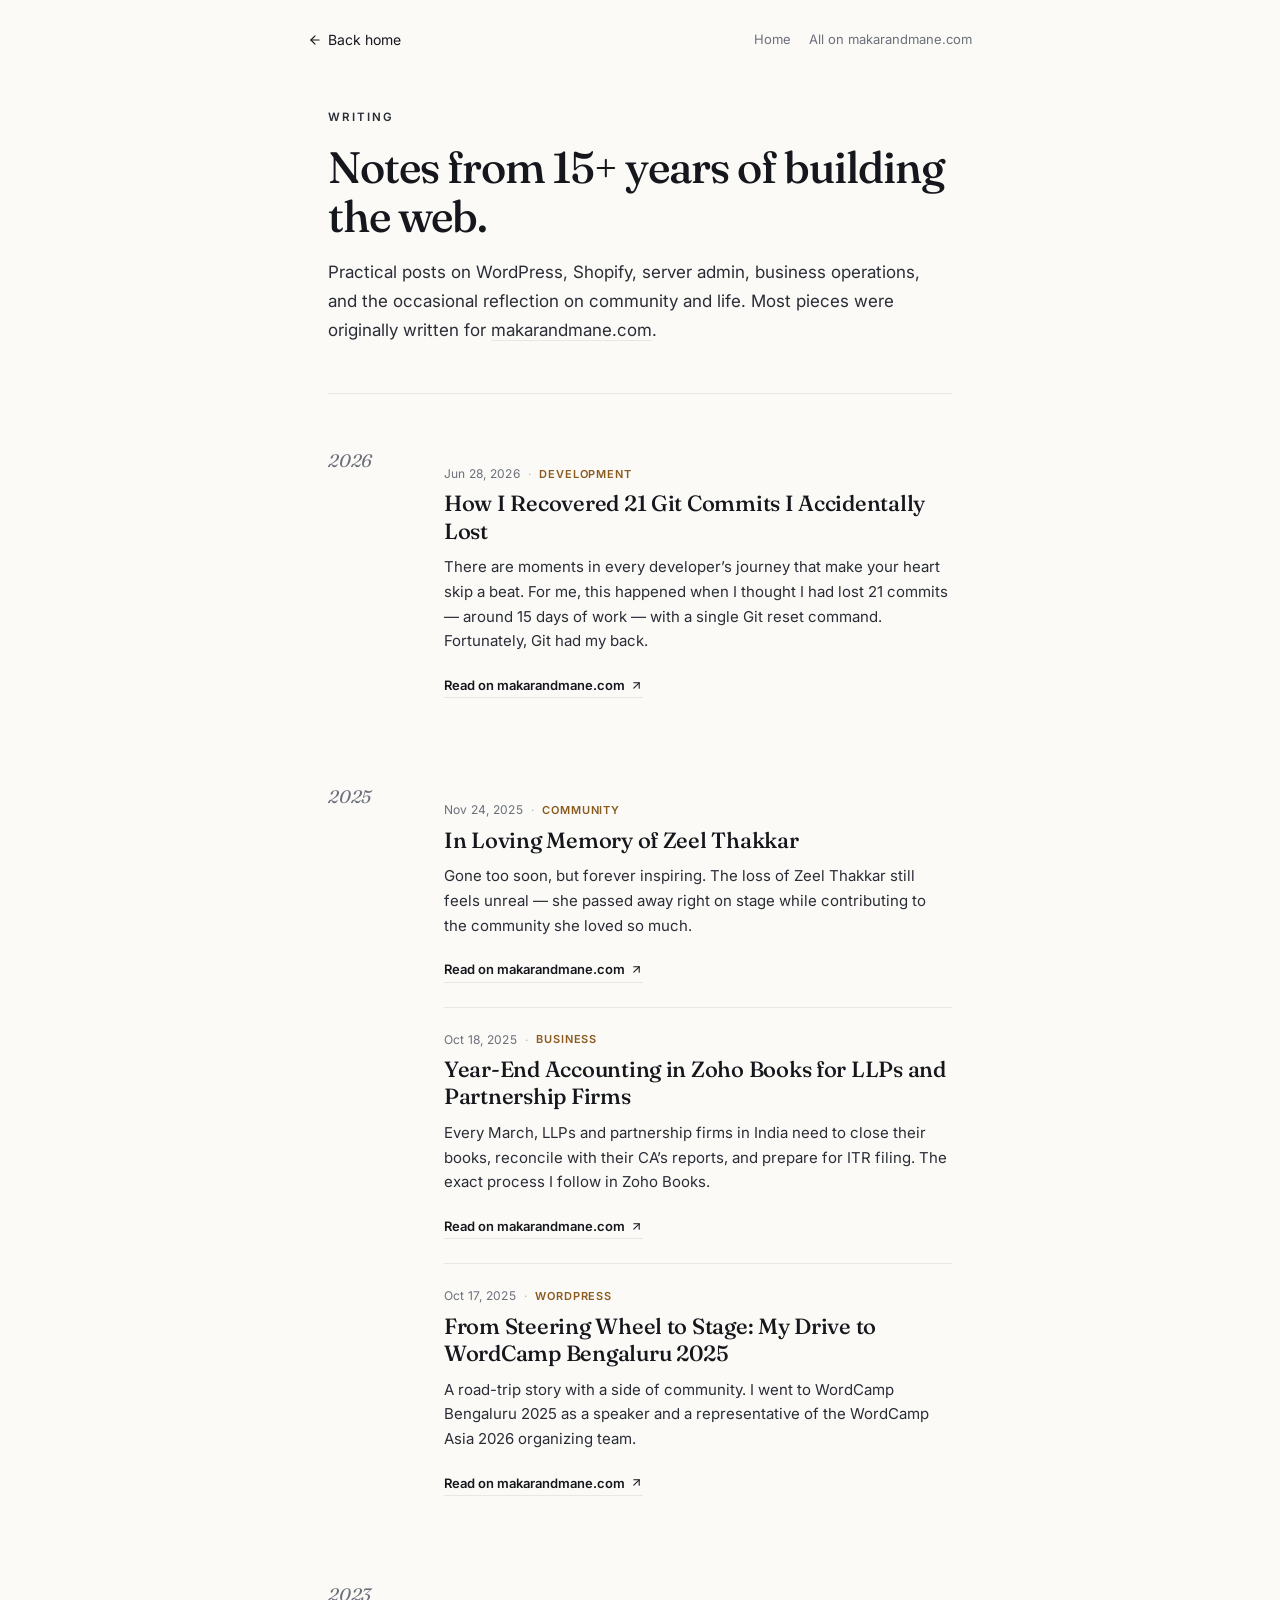
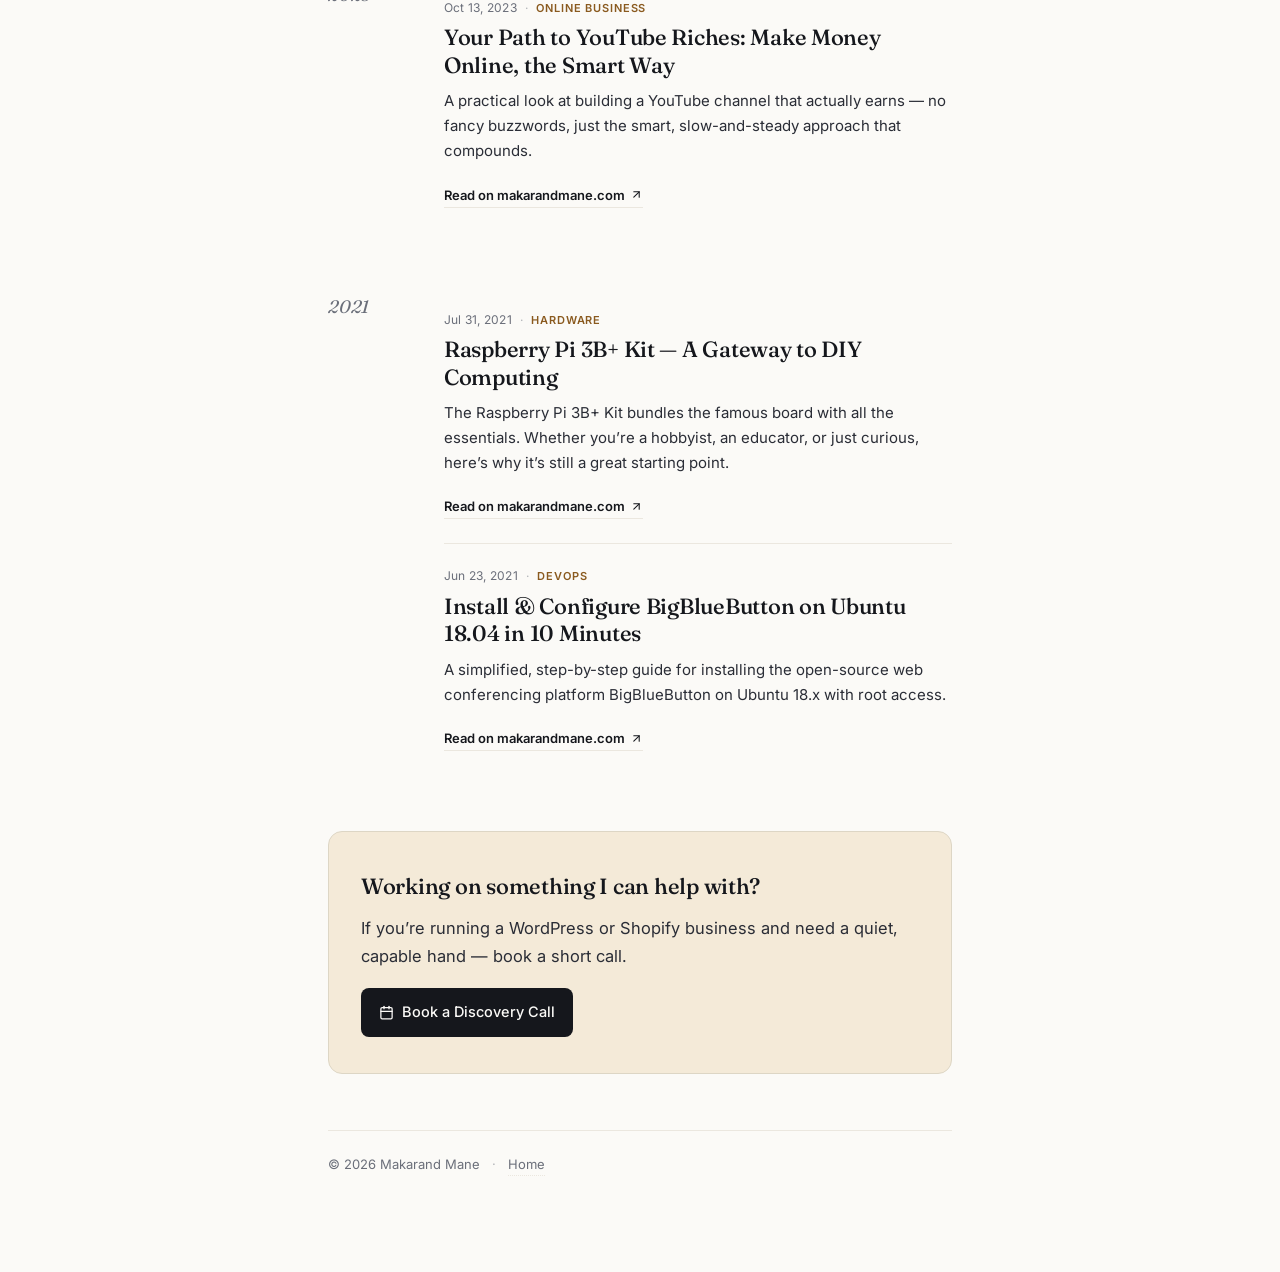
<file: static-export-v3/blog.html>
<!doctype html>
<html lang="en">
  <head>
    <meta charset="utf-8" />
    <meta name="viewport" content="width=device-width, initial-scale=1" />
    <meta name="theme-color" content="#15171c" />
    <meta name="description" content="Blog — Makarand Mane. Notes on WordPress, Shopify, server admin, business operations, and community." />
    <title>Blog — Makarand Mane</title>
    <link rel="preconnect" href="https://fonts.googleapis.com" />
    <link rel="preconnect" href="https://fonts.gstatic.com" crossorigin />
    <link href="https://fonts.googleapis.com/css2?family=Fraunces:opsz,ital,wght@9..144,0,400;9..144,0,500;9..144,0,600;9..144,1,400;9..144,1,500&family=Inter:wght@400;500;600&display=swap" rel="stylesheet" />
    <link rel="stylesheet" href="blog.css" />
  </head>
  <body class="blog-page">
    <header class="blog-top">
      <a href="index.html" class="blog-back">
        <svg width="14" height="14" viewBox="0 0 24 24" fill="none" stroke="currentColor" stroke-width="2" stroke-linecap="round" stroke-linejoin="round"><line x1="19" y1="12" x2="5" y2="12"/><polyline points="12 19 5 12 12 5"/></svg>
        Back home
      </a>
      <nav class="blog-topnav">
        <a href="index.html">Home</a>
        <a href="https://www.makarandmane.com/blog" target="_blank" rel="noreferrer">All on makarandmane.com</a>
      </nav>
    </header>

    <main class="blog-wrap">
      <section class="blog-hero">
        <p class="blog-kicker">Writing</p>
        <h1 class="blog-h1">Notes from 15+ years of building the web.</h1>
        <p class="blog-lead">
          Practical posts on WordPress, Shopify, server admin, business operations, and the
          occasional reflection on community and life. Most pieces were originally written for
          <a class="blog-inline-link" href="https://www.makarandmane.com/blog" target="_blank" rel="noreferrer">makarandmane.com</a>.
        </p>
      </section>

      <hr class="blog-rule" />

      <!-- 2026 -->
      <section class="blog-year-group">
        <div class="blog-year-label">2026</div>
        <ol class="blog-list">
          <li class="blog-item">
            <a class="blog-item-link" href="https://www.makarandmane.com/blog/how-i-recovered-21-git-commits-i-accidentally-lost/" target="_blank" rel="noreferrer">
              <div class="blog-item-meta"><span>Jun 28, 2026</span><span class="blog-item-dot">·</span><span class="blog-item-cat">Development</span></div>
              <h2 class="blog-item-title">How I Recovered 21 Git Commits I Accidentally Lost</h2>
              <p class="blog-item-excerpt">There are moments in every developer&rsquo;s journey that make your heart skip a beat. For me, this happened when I thought I had lost 21 commits — around 15 days of work — with a single Git reset command. Fortunately, Git had my back.</p>
              <span class="blog-item-readmore">Read on makarandmane.com
                <svg width="13" height="13" viewBox="0 0 24 24" fill="none" stroke="currentColor" stroke-width="2" stroke-linecap="round" stroke-linejoin="round"><line x1="7" y1="17" x2="17" y2="7"/><polyline points="7 7 17 7 17 17"/></svg>
              </span>
            </a>
          </li>
        </ol>
      </section>

      <!-- 2025 -->
      <section class="blog-year-group">
        <div class="blog-year-label">2025</div>
        <ol class="blog-list">
          <li class="blog-item">
            <a class="blog-item-link" href="https://www.makarandmane.com/blog/in-loving-memory-of-zeel-thakkar/" target="_blank" rel="noreferrer">
              <div class="blog-item-meta"><span>Nov 24, 2025</span><span class="blog-item-dot">·</span><span class="blog-item-cat">Community</span></div>
              <h2 class="blog-item-title">In Loving Memory of Zeel Thakkar</h2>
              <p class="blog-item-excerpt">Gone too soon, but forever inspiring. The loss of Zeel Thakkar still feels unreal — she passed away right on stage while contributing to the community she loved so much.</p>
              <span class="blog-item-readmore">Read on makarandmane.com
                <svg width="13" height="13" viewBox="0 0 24 24" fill="none" stroke="currentColor" stroke-width="2" stroke-linecap="round" stroke-linejoin="round"><line x1="7" y1="17" x2="17" y2="7"/><polyline points="7 7 17 7 17 17"/></svg>
              </span>
            </a>
          </li>
          <li class="blog-item">
            <a class="blog-item-link" href="https://www.makarandmane.com/blog/year-end-accounting-zoho-books-llp-partnership/" target="_blank" rel="noreferrer">
              <div class="blog-item-meta"><span>Oct 18, 2025</span><span class="blog-item-dot">·</span><span class="blog-item-cat">Business</span></div>
              <h2 class="blog-item-title">Year-End Accounting in Zoho Books for LLPs and Partnership Firms</h2>
              <p class="blog-item-excerpt">Every March, LLPs and partnership firms in India need to close their books, reconcile with their CA&rsquo;s reports, and prepare for ITR filing. The exact process I follow in Zoho Books.</p>
              <span class="blog-item-readmore">Read on makarandmane.com
                <svg width="13" height="13" viewBox="0 0 24 24" fill="none" stroke="currentColor" stroke-width="2" stroke-linecap="round" stroke-linejoin="round"><line x1="7" y1="17" x2="17" y2="7"/><polyline points="7 7 17 7 17 17"/></svg>
              </span>
            </a>
          </li>
          <li class="blog-item">
            <a class="blog-item-link" href="https://www.makarandmane.com/blog/wordcamp-bengaluru-2025/" target="_blank" rel="noreferrer">
              <div class="blog-item-meta"><span>Oct 17, 2025</span><span class="blog-item-dot">·</span><span class="blog-item-cat">WordPress</span></div>
              <h2 class="blog-item-title">From Steering Wheel to Stage: My Drive to WordCamp Bengaluru 2025</h2>
              <p class="blog-item-excerpt">A road-trip story with a side of community. I went to WordCamp Bengaluru 2025 as a speaker and a representative of the WordCamp Asia 2026 organizing team.</p>
              <span class="blog-item-readmore">Read on makarandmane.com
                <svg width="13" height="13" viewBox="0 0 24 24" fill="none" stroke="currentColor" stroke-width="2" stroke-linecap="round" stroke-linejoin="round"><line x1="7" y1="17" x2="17" y2="7"/><polyline points="7 7 17 7 17 17"/></svg>
              </span>
            </a>
          </li>
        </ol>
      </section>

      <!-- 2023 -->
      <section class="blog-year-group">
        <div class="blog-year-label">2023</div>
        <ol class="blog-list">
          <li class="blog-item">
            <a class="blog-item-link" href="https://www.makarandmane.com/blog/your-path-to-youtube-riches-make-money-online-the-smart-way/" target="_blank" rel="noreferrer">
              <div class="blog-item-meta"><span>Oct 13, 2023</span><span class="blog-item-dot">·</span><span class="blog-item-cat">Online Business</span></div>
              <h2 class="blog-item-title">Your Path to YouTube Riches: Make Money Online, the Smart Way</h2>
              <p class="blog-item-excerpt">A practical look at building a YouTube channel that actually earns — no fancy buzzwords, just the smart, slow-and-steady approach that compounds.</p>
              <span class="blog-item-readmore">Read on makarandmane.com
                <svg width="13" height="13" viewBox="0 0 24 24" fill="none" stroke="currentColor" stroke-width="2" stroke-linecap="round" stroke-linejoin="round"><line x1="7" y1="17" x2="17" y2="7"/><polyline points="7 7 17 7 17 17"/></svg>
              </span>
            </a>
          </li>
        </ol>
      </section>

      <!-- 2021 -->
      <section class="blog-year-group">
        <div class="blog-year-label">2021</div>
        <ol class="blog-list">
          <li class="blog-item">
            <a class="blog-item-link" href="https://www.makarandmane.com/blog/raspberry-pi-3b-kit/" target="_blank" rel="noreferrer">
              <div class="blog-item-meta"><span>Jul 31, 2021</span><span class="blog-item-dot">·</span><span class="blog-item-cat">Hardware</span></div>
              <h2 class="blog-item-title">Raspberry Pi 3B+ Kit — A Gateway to DIY Computing</h2>
              <p class="blog-item-excerpt">The Raspberry Pi 3B+ Kit bundles the famous board with all the essentials. Whether you&rsquo;re a hobbyist, an educator, or just curious, here&rsquo;s why it&rsquo;s still a great starting point.</p>
              <span class="blog-item-readmore">Read on makarandmane.com
                <svg width="13" height="13" viewBox="0 0 24 24" fill="none" stroke="currentColor" stroke-width="2" stroke-linecap="round" stroke-linejoin="round"><line x1="7" y1="17" x2="17" y2="7"/><polyline points="7 7 17 7 17 17"/></svg>
              </span>
            </a>
          </li>
          <li class="blog-item">
            <a class="blog-item-link" href="https://www.makarandmane.com/blog/install-configure-big-blue-button-ubuntu-18-04-10-minutes/" target="_blank" rel="noreferrer">
              <div class="blog-item-meta"><span>Jun 23, 2021</span><span class="blog-item-dot">·</span><span class="blog-item-cat">DevOps</span></div>
              <h2 class="blog-item-title">Install &amp; Configure BigBlueButton on Ubuntu 18.04 in 10 Minutes</h2>
              <p class="blog-item-excerpt">A simplified, step-by-step guide for installing the open-source web conferencing platform BigBlueButton on Ubuntu 18.x with root access.</p>
              <span class="blog-item-readmore">Read on makarandmane.com
                <svg width="13" height="13" viewBox="0 0 24 24" fill="none" stroke="currentColor" stroke-width="2" stroke-linecap="round" stroke-linejoin="round"><line x1="7" y1="17" x2="17" y2="7"/><polyline points="7 7 17 7 17 17"/></svg>
              </span>
            </a>
          </li>
        </ol>
      </section>

      <section class="blog-cta">
        <h3 class="blog-cta-title">Working on something I can help with?</h3>
        <p>If you&rsquo;re running a WordPress or Shopify business and need a quiet, capable hand — book a short call.</p>
        <a class="blog-cta-button" href="https://app.reclaim.ai/m/wpgenius/quick-meeting" target="_blank" rel="noreferrer">
          <svg width="15" height="15" viewBox="0 0 24 24" fill="none" stroke="currentColor" stroke-width="2" stroke-linecap="round" stroke-linejoin="round"><rect x="3" y="4" width="18" height="18" rx="2" ry="2"/><line x1="16" y1="2" x2="16" y2="6"/><line x1="8" y1="2" x2="8" y2="6"/><line x1="3" y1="10" x2="21" y2="10"/></svg>
          Book a Discovery Call
        </a>
      </section>

      <footer class="blog-footer">
        <span>© 2026 Makarand Mane</span>
        <span class="dot">·</span>
        <a href="index.html">Home</a>
      </footer>
    </main>
  </body>
</html>
</file>
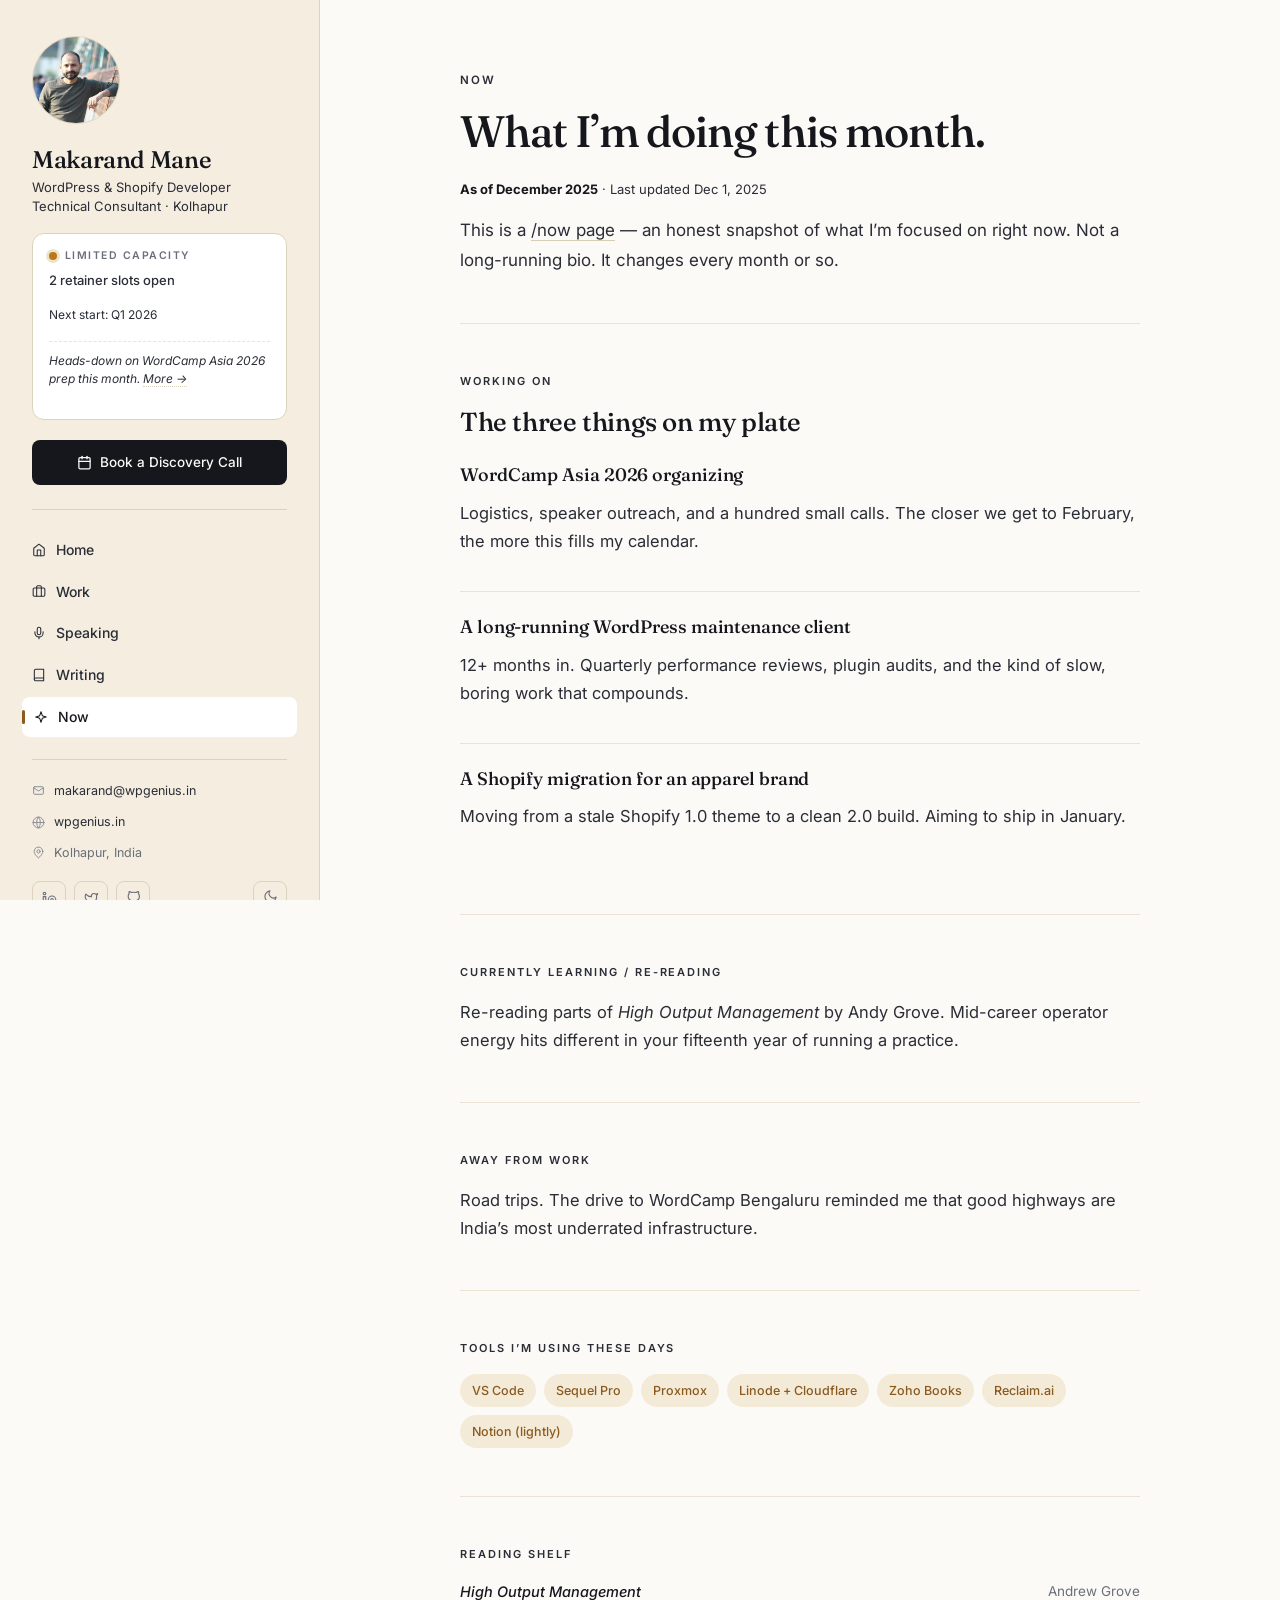
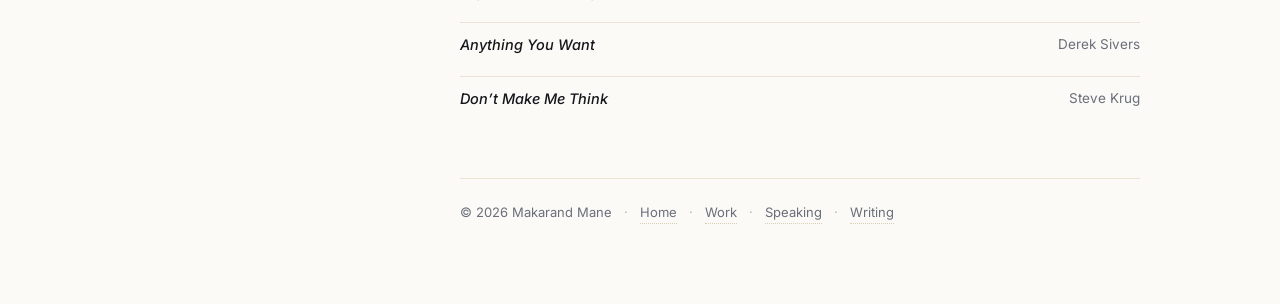
<file: static-export-v4/now.html>
<!doctype html>
<html lang="en">
  <head>
    <meta charset="utf-8" />
    <meta name="viewport" content="width=device-width, initial-scale=1" />
    <meta name="theme-color" content="#15171c" />
    <meta name="description" content="What I'm focused on this month — work, learning, tools." />
    <title>Now — Makarand Mane</title>
    <link rel="preconnect" href="https://fonts.googleapis.com" />
    <link rel="preconnect" href="https://fonts.gstatic.com" crossorigin />
    <link href="https://fonts.googleapis.com/css2?family=Fraunces:opsz,ital,wght@9..144,0,400;9..144,0,500;9..144,0,600;9..144,1,400;9..144,1,500&family=Inter:wght@400;500;600&display=swap" rel="stylesheet" />
    <link rel="stylesheet" href="styles.css" />
    <script>
      // Set theme before paint to avoid FOUC
      (function() {
        try {
          var saved = localStorage.getItem('mk-theme');
          var theme = saved || (window.matchMedia('(prefers-color-scheme: dark)').matches ? 'dark' : 'light');
          document.documentElement.setAttribute('data-theme', theme);
        } catch(e) {}
      })();
    </script>
  </head>
  <body class="v4-root">
    <aside class="v4-sidebar">
      <div class="v4-sidebar-inner">
        <div class="v4-side-top">
          <img class="v4-avatar" src="images/makarand-hero.jpg" alt="Makarand Mane" />
        </div>
        <h1 class="v4-name">Makarand Mane</h1>
        <p class="v4-role">
          WordPress &amp; Shopify Developer<br />
          Technical Consultant &middot; Kolhapur
        </p>

        <div class="v4-status">
          <div class="v4-status-row">
            <span class="v4-status-dot"></span>
            <span class="v4-status-label">Limited capacity</span>
          </div>
          <p class="v4-status-line">2 retainer slots open</p>
          <p class="v4-status-sub">Next start: Q1 2026</p>
          <p class="v4-status-now">
            Heads-down on WordCamp Asia 2026 prep this month. <a href="now.html">More &rarr;</a>
          </p>
        </div>

        <a class="v4-cta" href="https://app.reclaim.ai/m/wpgenius/quick-meeting" target="_blank" rel="noreferrer">
          <svg width="15" height="15" viewBox="0 0 24 24" fill="none" stroke="currentColor" stroke-width="2" stroke-linecap="round" stroke-linejoin="round"><rect x="3" y="4" width="18" height="18" rx="2" ry="2"/><line x1="16" y1="2" x2="16" y2="6"/><line x1="8" y1="2" x2="8" y2="6"/><line x1="3" y1="10" x2="21" y2="10"/></svg> Book a Discovery Call
        </a>

        <nav class="v4-nav" aria-label="Primary">
          <a href="index.html"><svg width="14" height="14" viewBox="0 0 24 24" fill="none" stroke="currentColor" stroke-width="1.8" stroke-linecap="round" stroke-linejoin="round"><path d="m3 9 9-7 9 7v11a2 2 0 0 1-2 2H5a2 2 0 0 1-2-2z"/><polyline points="9 22 9 12 15 12 15 22"/></svg>Home</a>
          <a href="work.html"><svg width="14" height="14" viewBox="0 0 24 24" fill="none" stroke="currentColor" stroke-width="1.8" stroke-linecap="round" stroke-linejoin="round"><rect x="2" y="7" width="20" height="14" rx="2"/><path d="M16 21V5a2 2 0 0 0-2-2h-4a2 2 0 0 0-2 2v16"/></svg>Work</a>
          <a href="speaking.html"><svg width="14" height="14" viewBox="0 0 24 24" fill="none" stroke="currentColor" stroke-width="1.8" stroke-linecap="round" stroke-linejoin="round"><path d="M12 2a3 3 0 0 0-3 3v7a3 3 0 0 0 6 0V5a3 3 0 0 0-3-3Z"/><path d="M19 10v2a7 7 0 0 1-14 0v-2"/><line x1="12" y1="19" x2="12" y2="22"/></svg>Speaking</a>
          <a href="writing.html"><svg width="14" height="14" viewBox="0 0 24 24" fill="none" stroke="currentColor" stroke-width="1.8" stroke-linecap="round" stroke-linejoin="round"><path d="M4 19.5A2.5 2.5 0 0 1 6.5 17H20"/><path d="M6.5 2H20v20H6.5A2.5 2.5 0 0 1 4 19.5v-15A2.5 2.5 0 0 1 6.5 2z"/></svg>Writing</a>
          <a href="now.html" class="is-active"><svg width="14" height="14" viewBox="0 0 24 24" fill="none" stroke="currentColor" stroke-width="1.8" stroke-linecap="round" stroke-linejoin="round"><path d="m12 3-1.9 5.8a2 2 0 0 1-1.3 1.3L3 12l5.8 1.9a2 2 0 0 1 1.3 1.3L12 21l1.9-5.8a2 2 0 0 1 1.3-1.3L21 12l-5.8-1.9a2 2 0 0 1-1.3-1.3L12 3z"/></svg>Now</a>
        </nav>

        <ul class="v4-meta">
          <li><svg width="13" height="13" viewBox="0 0 24 24" fill="none" stroke="currentColor" stroke-width="1.8" stroke-linecap="round" stroke-linejoin="round"><rect x="3" y="5" width="18" height="14" rx="2"/><polyline points="3 7 12 13 21 7"/></svg><a href="mailto:makarand@wpgenius.in">makarand@wpgenius.in</a></li>
          <li><svg width="13" height="13" viewBox="0 0 24 24" fill="none" stroke="currentColor" stroke-width="1.8" stroke-linecap="round" stroke-linejoin="round"><circle cx="12" cy="12" r="10"/><path d="M2 12h20"/><path d="M12 2a15 15 0 0 1 0 20M12 2a15 15 0 0 0 0 20"/></svg><a href="https://wpgenius.in/" target="_blank" rel="noreferrer">wpgenius.in</a></li>
          <li><svg width="13" height="13" viewBox="0 0 24 24" fill="none" stroke="currentColor" stroke-width="1.8" stroke-linecap="round" stroke-linejoin="round"><path d="M20 10c0 6-8 12-8 12s-8-6-8-12a8 8 0 0 1 16 0Z"/><circle cx="12" cy="10" r="3"/></svg><span>Kolhapur, India</span></li>
        </ul>

        <div class="v4-side-bottom">
          <div class="v4-social">
            <a href="https://www.linkedin.com/" target="_blank" rel="noreferrer" aria-label="LinkedIn"><svg width="15" height="15" viewBox="0 0 24 24" fill="none" stroke="currentColor" stroke-width="1.8" stroke-linecap="round" stroke-linejoin="round"><path d="M16 8a6 6 0 0 1 6 6v7h-4v-7a2 2 0 0 0-4 0v7h-4v-7a6 6 0 0 1 6-6z"/><rect x="2" y="9" width="4" height="12"/><circle cx="4" cy="4" r="2"/></svg></a>
            <a href="https://x.com/" target="_blank" rel="noreferrer" aria-label="X / Twitter"><svg width="15" height="15" viewBox="0 0 24 24" fill="none" stroke="currentColor" stroke-width="1.8" stroke-linecap="round" stroke-linejoin="round"><path d="M22 4s-.7 2.1-2 3.4c1.6 10-9.4 17.3-18 11.6 2.2.1 4.4-.6 6-2C3 15.5.5 9.6 3 5c2.2 2.6 5.6 4.1 9 4-.9-4.2 4-6.6 7-3.8 1.1 0 3-1.2 3-1.2z"/></svg></a>
            <a href="https://github.com/" target="_blank" rel="noreferrer" aria-label="GitHub"><svg width="15" height="15" viewBox="0 0 24 24" fill="none" stroke="currentColor" stroke-width="1.8" stroke-linecap="round" stroke-linejoin="round"><path d="M9 19c-5 1.5-5-2.5-7-3m14 6v-3.87a3.37 3.37 0 0 0-.94-2.61c3.14-.35 6.44-1.54 6.44-7A5.44 5.44 0 0 0 20 4.77 5.07 5.07 0 0 0 19.91 1S18.73.65 16 2.48a13.38 13.38 0 0 0-7 0C6.27.65 5.09 1 5.09 1A5.07 5.07 0 0 0 5 4.77a5.44 5.44 0 0 0-1.5 3.78c0 5.42 3.3 6.61 6.44 7A3.37 3.37 0 0 0 9 18.13V22"/></svg></a>
          </div>
          <button type="button" class="v4-theme-toggle" id="theme-toggle" aria-label="Toggle theme">
            <span class="ic-sun"><svg width="15" height="15" viewBox="0 0 24 24" fill="none" stroke="currentColor" stroke-width="1.8" stroke-linecap="round" stroke-linejoin="round"><circle cx="12" cy="12" r="4"/><path d="M12 2v2M12 20v2M4.9 4.9l1.4 1.4M17.7 17.7l1.4 1.4M2 12h2M20 12h2M4.9 19.1l1.4-1.4M17.7 6.3l1.4-1.4"/></svg></span>
            <span class="ic-moon" style="display:none"><svg width="15" height="15" viewBox="0 0 24 24" fill="none" stroke="currentColor" stroke-width="1.8" stroke-linecap="round" stroke-linejoin="round"><path d="M21 12.8A9 9 0 1 1 11.2 3a7 7 0 0 0 9.8 9.8z"/></svg></span>
          </button>
        </div>
      </div>
    </aside>

    <main class="v4-main">
      <div class="v4-page">
        <section class="v4-section">
          <p class="v4-page-kicker">Now</p>
          <h2 class="v4-h1">What I&rsquo;m doing this month.</h2>
          <p class="v4-now-meta"><b>As of December 2025</b> &middot; Last updated Dec 1, 2025</p>
          <p class="v4-lead">This is a <a class="v4-link" href="https://nownownow.com/about" target="_blank" rel="noreferrer">/now page</a> &mdash; an honest snapshot of what I&rsquo;m focused on right now. Not a long-running bio. It changes every month or so.</p>
        </section>

        <hr class="v4-rule" />

        <section class="v4-section">
          <p class="v4-section-label">Working on</p>
          <h3 class="v4-h2">The three things on my plate</h3>
          <div class="v4-now-block">
            <h4 class="v4-now-title">WordCamp Asia 2026 organizing</h4>
            <p>Logistics, speaker outreach, and a hundred small calls. The closer we get to February, the more this fills my calendar.</p>
          </div>
          <div class="v4-now-block">
            <h4 class="v4-now-title">A long-running WordPress maintenance client</h4>
            <p>12+ months in. Quarterly performance reviews, plugin audits, and the kind of slow, boring work that compounds.</p>
          </div>
          <div class="v4-now-block">
            <h4 class="v4-now-title">A Shopify migration for an apparel brand</h4>
            <p>Moving from a stale Shopify 1.0 theme to a clean 2.0 build. Aiming to ship in January.</p>
          </div>
        </section>

        <hr class="v4-rule" />

        <section class="v4-section">
          <p class="v4-section-label">Currently learning / re-reading</p>
          <p>Re-reading parts of <em>High Output Management</em> by Andy Grove. Mid-career operator energy hits different in your fifteenth year of running a practice.</p>
        </section>

        <hr class="v4-rule" />

        <section class="v4-section">
          <p class="v4-section-label">Away from work</p>
          <p>Road trips. The drive to WordCamp Bengaluru reminded me that good highways are India&rsquo;s most underrated infrastructure.</p>
        </section>

        <hr class="v4-rule" />

        <section class="v4-section">
          <p class="v4-section-label">Tools I&rsquo;m using these days</p>
          <ul class="v4-inline">
            <li>VS Code</li><li>Sequel Pro</li><li>Proxmox</li><li>Linode + Cloudflare</li><li>Zoho Books</li><li>Reclaim.ai</li><li>Notion (lightly)</li>
          </ul>
        </section>

        <hr class="v4-rule" />

        <section class="v4-section">
          <p class="v4-section-label">Reading shelf</p>
          <ul class="v4-reading">
            <li><span class="v4-reading-title">High Output Management</span><span class="v4-reading-author">Andrew Grove</span></li>
            <li><span class="v4-reading-title">Anything You Want</span><span class="v4-reading-author">Derek Sivers</span></li>
            <li><span class="v4-reading-title">Don&rsquo;t Make Me Think</span><span class="v4-reading-author">Steve Krug</span></li>
          </ul>
        </section>
        <footer class="v4-footer">
          <span>&copy; 2026 Makarand Mane</span>
          <span class="dot">&middot;</span> <a href="index.html">Home</a> <span class="dot">&middot;</span> <a href="work.html">Work</a> <span class="dot">&middot;</span> <a href="speaking.html">Speaking</a> <span class="dot">&middot;</span> <a href="writing.html">Writing</a>
        </footer>
      </div>
    </main>
    <script>
      (function() {
        var btn = document.getElementById('theme-toggle');
        if (!btn) return;
        var sun = btn.querySelector('.ic-sun');
        var moon = btn.querySelector('.ic-moon');
        function sync() {
          var t = document.documentElement.getAttribute('data-theme');
          sun.style.display  = t === 'dark' ? '' : 'none';
          moon.style.display = t === 'dark' ? 'none' : '';
          btn.setAttribute('aria-label', 'Switch to ' + (t === 'dark' ? 'light' : 'dark') + ' mode');
        }
        sync();
        btn.addEventListener('click', function() {
          var cur = document.documentElement.getAttribute('data-theme');
          var next = cur === 'dark' ? 'light' : 'dark';
          document.documentElement.setAttribute('data-theme', next);
          try { localStorage.setItem('mk-theme', next); } catch(e) {}
          sync();
        });
      })();
    </script>
  </body>
</html>
</file>
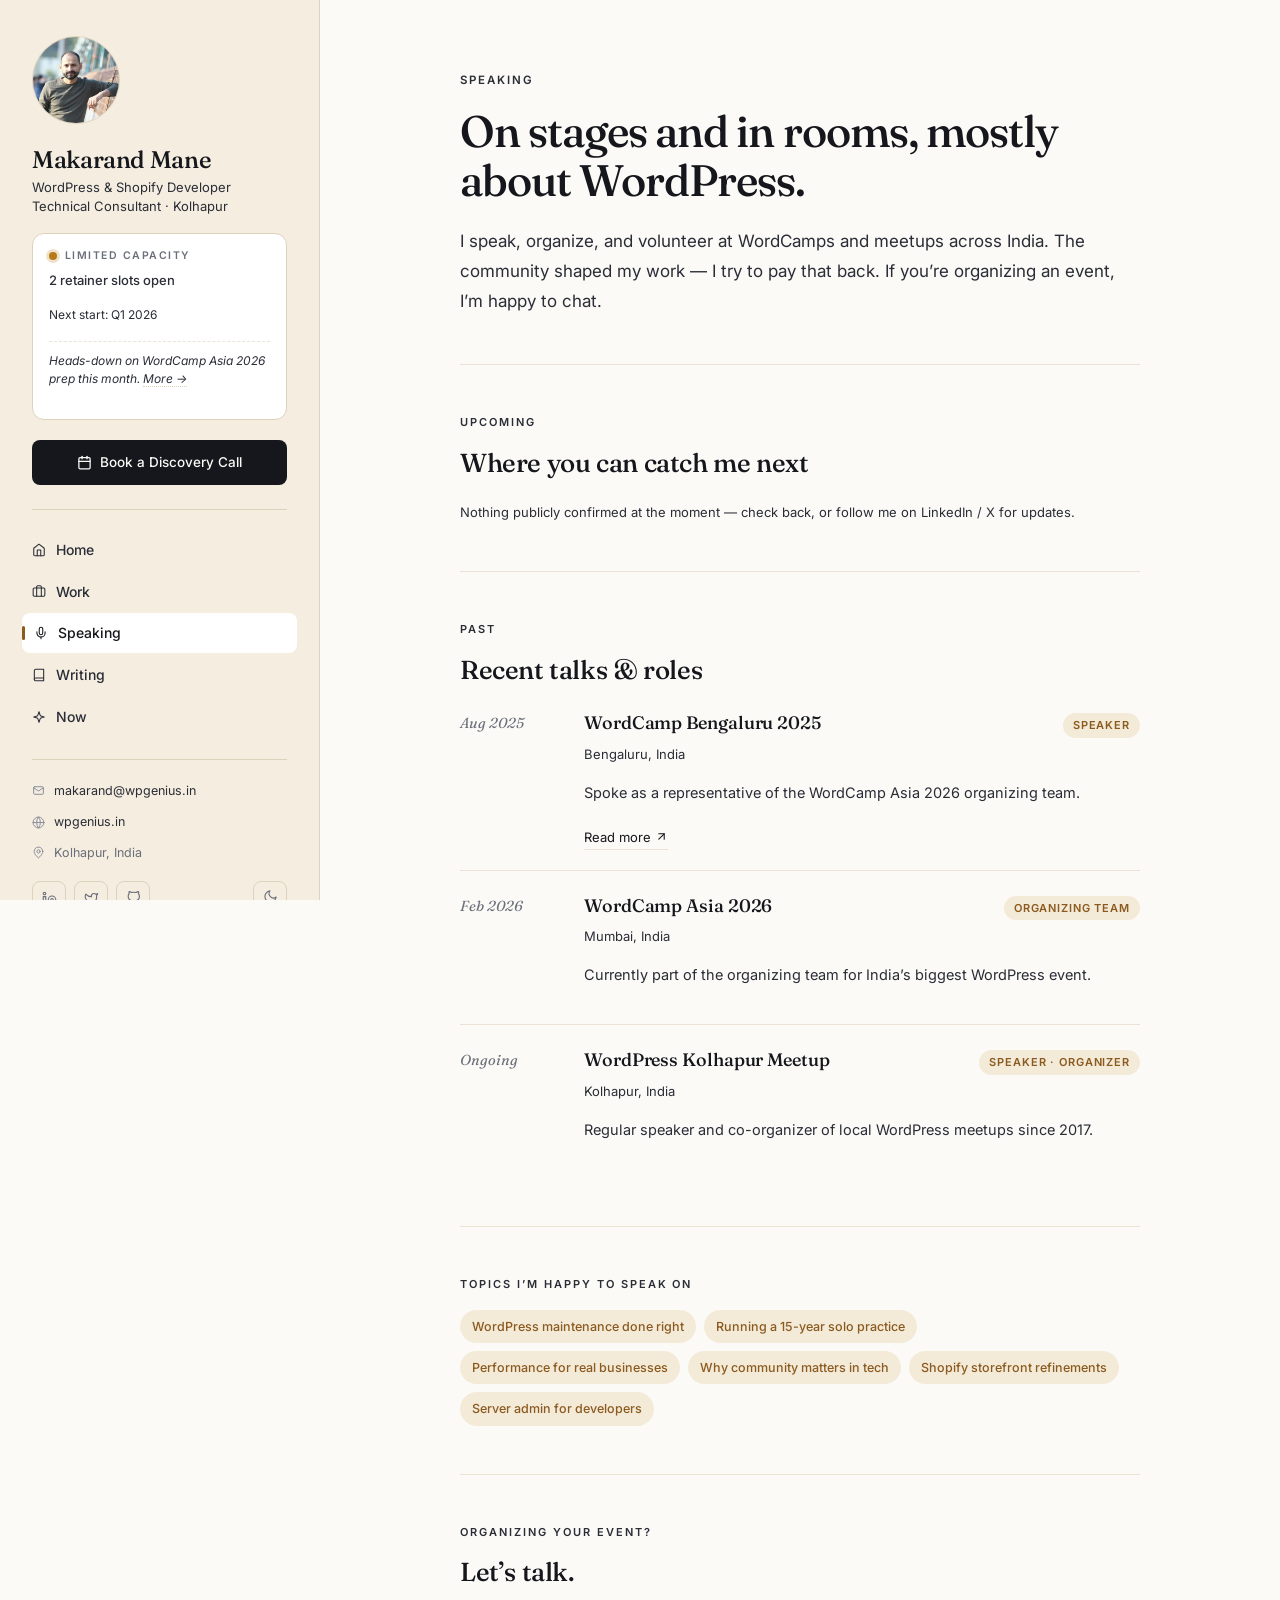
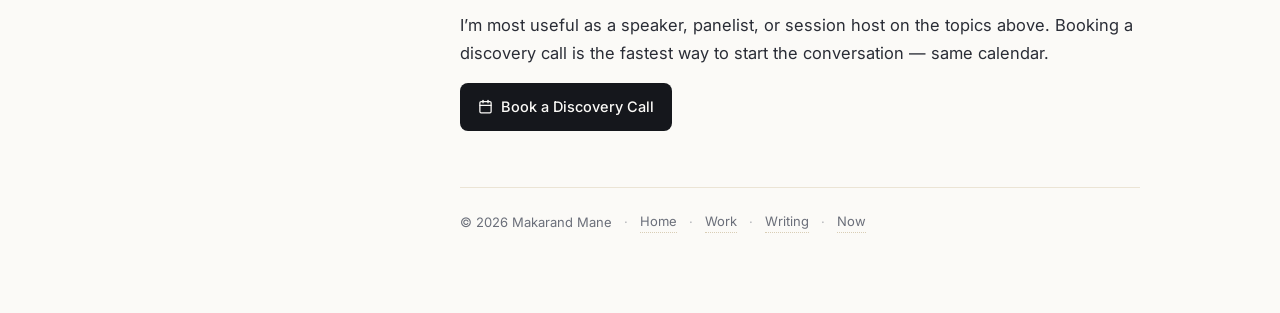
<file: static-export-v4/speaking.html>
<!doctype html>
<html lang="en">
  <head>
    <meta charset="utf-8" />
    <meta name="viewport" content="width=device-width, initial-scale=1" />
    <meta name="theme-color" content="#15171c" />
    <meta name="description" content="WordCamp talks, organizing roles, and topics I'm happy to speak on." />
    <title>Speaking — Makarand Mane</title>
    <link rel="preconnect" href="https://fonts.googleapis.com" />
    <link rel="preconnect" href="https://fonts.gstatic.com" crossorigin />
    <link href="https://fonts.googleapis.com/css2?family=Fraunces:opsz,ital,wght@9..144,0,400;9..144,0,500;9..144,0,600;9..144,1,400;9..144,1,500&family=Inter:wght@400;500;600&display=swap" rel="stylesheet" />
    <link rel="stylesheet" href="styles.css" />
    <script>
      // Set theme before paint to avoid FOUC
      (function() {
        try {
          var saved = localStorage.getItem('mk-theme');
          var theme = saved || (window.matchMedia('(prefers-color-scheme: dark)').matches ? 'dark' : 'light');
          document.documentElement.setAttribute('data-theme', theme);
        } catch(e) {}
      })();
    </script>
  </head>
  <body class="v4-root">
    <aside class="v4-sidebar">
      <div class="v4-sidebar-inner">
        <div class="v4-side-top">
          <img class="v4-avatar" src="images/makarand-hero.jpg" alt="Makarand Mane" />
        </div>
        <h1 class="v4-name">Makarand Mane</h1>
        <p class="v4-role">
          WordPress &amp; Shopify Developer<br />
          Technical Consultant &middot; Kolhapur
        </p>

        <div class="v4-status">
          <div class="v4-status-row">
            <span class="v4-status-dot"></span>
            <span class="v4-status-label">Limited capacity</span>
          </div>
          <p class="v4-status-line">2 retainer slots open</p>
          <p class="v4-status-sub">Next start: Q1 2026</p>
          <p class="v4-status-now">
            Heads-down on WordCamp Asia 2026 prep this month. <a href="now.html">More &rarr;</a>
          </p>
        </div>

        <a class="v4-cta" href="https://app.reclaim.ai/m/wpgenius/quick-meeting" target="_blank" rel="noreferrer">
          <svg width="15" height="15" viewBox="0 0 24 24" fill="none" stroke="currentColor" stroke-width="2" stroke-linecap="round" stroke-linejoin="round"><rect x="3" y="4" width="18" height="18" rx="2" ry="2"/><line x1="16" y1="2" x2="16" y2="6"/><line x1="8" y1="2" x2="8" y2="6"/><line x1="3" y1="10" x2="21" y2="10"/></svg> Book a Discovery Call
        </a>

        <nav class="v4-nav" aria-label="Primary">
          <a href="index.html"><svg width="14" height="14" viewBox="0 0 24 24" fill="none" stroke="currentColor" stroke-width="1.8" stroke-linecap="round" stroke-linejoin="round"><path d="m3 9 9-7 9 7v11a2 2 0 0 1-2 2H5a2 2 0 0 1-2-2z"/><polyline points="9 22 9 12 15 12 15 22"/></svg>Home</a>
          <a href="work.html"><svg width="14" height="14" viewBox="0 0 24 24" fill="none" stroke="currentColor" stroke-width="1.8" stroke-linecap="round" stroke-linejoin="round"><rect x="2" y="7" width="20" height="14" rx="2"/><path d="M16 21V5a2 2 0 0 0-2-2h-4a2 2 0 0 0-2 2v16"/></svg>Work</a>
          <a href="speaking.html" class="is-active"><svg width="14" height="14" viewBox="0 0 24 24" fill="none" stroke="currentColor" stroke-width="1.8" stroke-linecap="round" stroke-linejoin="round"><path d="M12 2a3 3 0 0 0-3 3v7a3 3 0 0 0 6 0V5a3 3 0 0 0-3-3Z"/><path d="M19 10v2a7 7 0 0 1-14 0v-2"/><line x1="12" y1="19" x2="12" y2="22"/></svg>Speaking</a>
          <a href="writing.html"><svg width="14" height="14" viewBox="0 0 24 24" fill="none" stroke="currentColor" stroke-width="1.8" stroke-linecap="round" stroke-linejoin="round"><path d="M4 19.5A2.5 2.5 0 0 1 6.5 17H20"/><path d="M6.5 2H20v20H6.5A2.5 2.5 0 0 1 4 19.5v-15A2.5 2.5 0 0 1 6.5 2z"/></svg>Writing</a>
          <a href="now.html"><svg width="14" height="14" viewBox="0 0 24 24" fill="none" stroke="currentColor" stroke-width="1.8" stroke-linecap="round" stroke-linejoin="round"><path d="m12 3-1.9 5.8a2 2 0 0 1-1.3 1.3L3 12l5.8 1.9a2 2 0 0 1 1.3 1.3L12 21l1.9-5.8a2 2 0 0 1 1.3-1.3L21 12l-5.8-1.9a2 2 0 0 1-1.3-1.3L12 3z"/></svg>Now</a>
        </nav>

        <ul class="v4-meta">
          <li><svg width="13" height="13" viewBox="0 0 24 24" fill="none" stroke="currentColor" stroke-width="1.8" stroke-linecap="round" stroke-linejoin="round"><rect x="3" y="5" width="18" height="14" rx="2"/><polyline points="3 7 12 13 21 7"/></svg><a href="mailto:makarand@wpgenius.in">makarand@wpgenius.in</a></li>
          <li><svg width="13" height="13" viewBox="0 0 24 24" fill="none" stroke="currentColor" stroke-width="1.8" stroke-linecap="round" stroke-linejoin="round"><circle cx="12" cy="12" r="10"/><path d="M2 12h20"/><path d="M12 2a15 15 0 0 1 0 20M12 2a15 15 0 0 0 0 20"/></svg><a href="https://wpgenius.in/" target="_blank" rel="noreferrer">wpgenius.in</a></li>
          <li><svg width="13" height="13" viewBox="0 0 24 24" fill="none" stroke="currentColor" stroke-width="1.8" stroke-linecap="round" stroke-linejoin="round"><path d="M20 10c0 6-8 12-8 12s-8-6-8-12a8 8 0 0 1 16 0Z"/><circle cx="12" cy="10" r="3"/></svg><span>Kolhapur, India</span></li>
        </ul>

        <div class="v4-side-bottom">
          <div class="v4-social">
            <a href="https://www.linkedin.com/" target="_blank" rel="noreferrer" aria-label="LinkedIn"><svg width="15" height="15" viewBox="0 0 24 24" fill="none" stroke="currentColor" stroke-width="1.8" stroke-linecap="round" stroke-linejoin="round"><path d="M16 8a6 6 0 0 1 6 6v7h-4v-7a2 2 0 0 0-4 0v7h-4v-7a6 6 0 0 1 6-6z"/><rect x="2" y="9" width="4" height="12"/><circle cx="4" cy="4" r="2"/></svg></a>
            <a href="https://x.com/" target="_blank" rel="noreferrer" aria-label="X / Twitter"><svg width="15" height="15" viewBox="0 0 24 24" fill="none" stroke="currentColor" stroke-width="1.8" stroke-linecap="round" stroke-linejoin="round"><path d="M22 4s-.7 2.1-2 3.4c1.6 10-9.4 17.3-18 11.6 2.2.1 4.4-.6 6-2C3 15.5.5 9.6 3 5c2.2 2.6 5.6 4.1 9 4-.9-4.2 4-6.6 7-3.8 1.1 0 3-1.2 3-1.2z"/></svg></a>
            <a href="https://github.com/" target="_blank" rel="noreferrer" aria-label="GitHub"><svg width="15" height="15" viewBox="0 0 24 24" fill="none" stroke="currentColor" stroke-width="1.8" stroke-linecap="round" stroke-linejoin="round"><path d="M9 19c-5 1.5-5-2.5-7-3m14 6v-3.87a3.37 3.37 0 0 0-.94-2.61c3.14-.35 6.44-1.54 6.44-7A5.44 5.44 0 0 0 20 4.77 5.07 5.07 0 0 0 19.91 1S18.73.65 16 2.48a13.38 13.38 0 0 0-7 0C6.27.65 5.09 1 5.09 1A5.07 5.07 0 0 0 5 4.77a5.44 5.44 0 0 0-1.5 3.78c0 5.42 3.3 6.61 6.44 7A3.37 3.37 0 0 0 9 18.13V22"/></svg></a>
          </div>
          <button type="button" class="v4-theme-toggle" id="theme-toggle" aria-label="Toggle theme">
            <span class="ic-sun"><svg width="15" height="15" viewBox="0 0 24 24" fill="none" stroke="currentColor" stroke-width="1.8" stroke-linecap="round" stroke-linejoin="round"><circle cx="12" cy="12" r="4"/><path d="M12 2v2M12 20v2M4.9 4.9l1.4 1.4M17.7 17.7l1.4 1.4M2 12h2M20 12h2M4.9 19.1l1.4-1.4M17.7 6.3l1.4-1.4"/></svg></span>
            <span class="ic-moon" style="display:none"><svg width="15" height="15" viewBox="0 0 24 24" fill="none" stroke="currentColor" stroke-width="1.8" stroke-linecap="round" stroke-linejoin="round"><path d="M21 12.8A9 9 0 1 1 11.2 3a7 7 0 0 0 9.8 9.8z"/></svg></span>
          </button>
        </div>
      </div>
    </aside>

    <main class="v4-main">
      <div class="v4-page">
        <section class="v4-section">
          <p class="v4-page-kicker">Speaking</p>
          <h2 class="v4-h1">On stages and in rooms, mostly about WordPress.</h2>
          <p class="v4-lead">I speak, organize, and volunteer at WordCamps and meetups across India. The community shaped my work &mdash; I try to pay that back. If you&rsquo;re organizing an event, I&rsquo;m happy to chat.</p>
        </section>

        <hr class="v4-rule" />

        <section class="v4-section">
          <p class="v4-section-label">Upcoming</p>
          <h3 class="v4-h2">Where you can catch me next</h3>
          <p class="v4-microcopy" style="margin-top:0">Nothing publicly confirmed at the moment &mdash; check back, or follow me on LinkedIn / X for updates.</p>
        </section>

        <hr class="v4-rule" />

        <section class="v4-section">
          <p class="v4-section-label">Past</p>
          <h3 class="v4-h2">Recent talks &amp; roles</h3>
          <div class="v4-talks">
            <article class="v4-talk">
              <div class="v4-talk-date"><em>Aug 2025</em></div>
              <div>
                <div class="v4-talk-title-row"><span class="v4-talk-title">WordCamp Bengaluru 2025</span><span class="v4-talk-role">Speaker</span></div>
                <p class="v4-talk-meta">Bengaluru, India</p>
                <p class="v4-talk-note">Spoke as a representative of the WordCamp Asia 2026 organizing team.</p>
                <a class="v4-talk-link" href="https://www.makarandmane.com/blog/wordcamp-bengaluru-2025/" target="_blank" rel="noreferrer">Read more <svg width="13" height="13" viewBox="0 0 24 24" fill="none" stroke="currentColor" stroke-width="2" stroke-linecap="round" stroke-linejoin="round"><line x1="7" y1="17" x2="17" y2="7"/><polyline points="7 7 17 7 17 17"/></svg></a>
              </div>
            </article>
            <article class="v4-talk">
              <div class="v4-talk-date"><em>Feb 2026</em></div>
              <div>
                <div class="v4-talk-title-row"><span class="v4-talk-title">WordCamp Asia 2026</span><span class="v4-talk-role">Organizing team</span></div>
                <p class="v4-talk-meta">Mumbai, India</p>
                <p class="v4-talk-note">Currently part of the organizing team for India&rsquo;s biggest WordPress event.</p>
              </div>
            </article>
            <article class="v4-talk">
              <div class="v4-talk-date"><em>Ongoing</em></div>
              <div>
                <div class="v4-talk-title-row"><span class="v4-talk-title">WordPress Kolhapur Meetup</span><span class="v4-talk-role">Speaker &middot; Organizer</span></div>
                <p class="v4-talk-meta">Kolhapur, India</p>
                <p class="v4-talk-note">Regular speaker and co-organizer of local WordPress meetups since 2017.</p>
              </div>
            </article>
          </div>
        </section>

        <hr class="v4-rule" />

        <section class="v4-section">
          <p class="v4-section-label">Topics I&rsquo;m happy to speak on</p>
          <ul class="v4-inline">
            <li>WordPress maintenance done right</li>
            <li>Running a 15-year solo practice</li>
            <li>Performance for real businesses</li>
            <li>Why community matters in tech</li>
            <li>Shopify storefront refinements</li>
            <li>Server admin for developers</li>
          </ul>
        </section>

        <hr class="v4-rule" />

        <section class="v4-section">
          <p class="v4-section-label">Organizing your event?</p>
          <h3 class="v4-h2">Let&rsquo;s talk.</h3>
          <p>I&rsquo;m most useful as a speaker, panelist, or session host on the topics above. Booking a discovery call is the fastest way to start the conversation &mdash; same calendar.</p>
          <a class="v4-cta-primary" href="https://app.reclaim.ai/m/wpgenius/quick-meeting" target="_blank" rel="noreferrer"><svg width="15" height="15" viewBox="0 0 24 24" fill="none" stroke="currentColor" stroke-width="2" stroke-linecap="round" stroke-linejoin="round"><rect x="3" y="4" width="18" height="18" rx="2" ry="2"/><line x1="16" y1="2" x2="16" y2="6"/><line x1="8" y1="2" x2="8" y2="6"/><line x1="3" y1="10" x2="21" y2="10"/></svg> Book a Discovery Call</a>
        </section>
        <footer class="v4-footer">
          <span>&copy; 2026 Makarand Mane</span>
          <span class="dot">&middot;</span> <a href="index.html">Home</a> <span class="dot">&middot;</span> <a href="work.html">Work</a> <span class="dot">&middot;</span> <a href="writing.html">Writing</a> <span class="dot">&middot;</span> <a href="now.html">Now</a>
        </footer>
      </div>
    </main>
    <script>
      (function() {
        var btn = document.getElementById('theme-toggle');
        if (!btn) return;
        var sun = btn.querySelector('.ic-sun');
        var moon = btn.querySelector('.ic-moon');
        function sync() {
          var t = document.documentElement.getAttribute('data-theme');
          sun.style.display  = t === 'dark' ? '' : 'none';
          moon.style.display = t === 'dark' ? 'none' : '';
          btn.setAttribute('aria-label', 'Switch to ' + (t === 'dark' ? 'light' : 'dark') + ' mode');
        }
        sync();
        btn.addEventListener('click', function() {
          var cur = document.documentElement.getAttribute('data-theme');
          var next = cur === 'dark' ? 'light' : 'dark';
          document.documentElement.setAttribute('data-theme', next);
          try { localStorage.setItem('mk-theme', next); } catch(e) {}
          sync();
        });
      })();
    </script>
  </body>
</html>
</file>
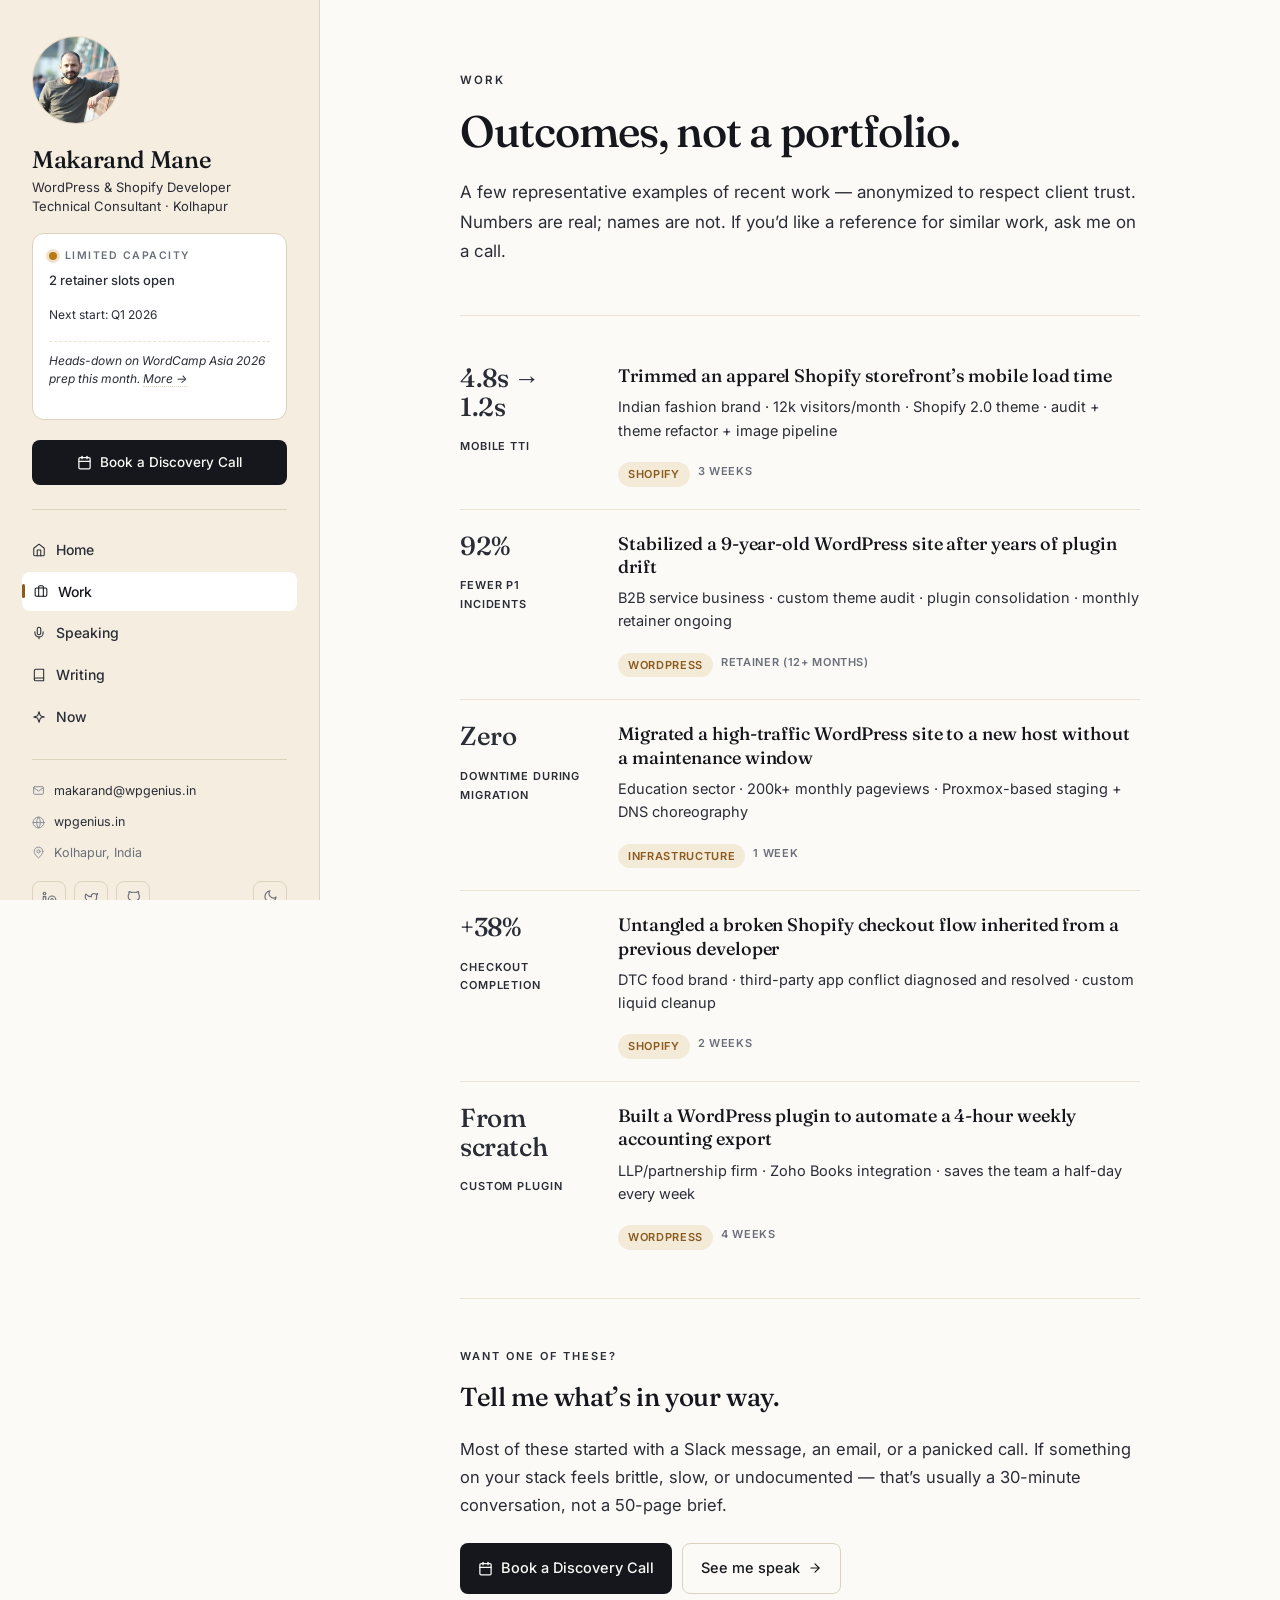
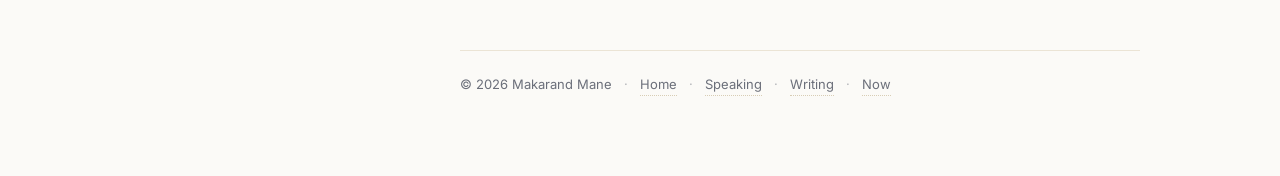
<file: static-export-v4/work.html>
<!doctype html>
<html lang="en">
  <head>
    <meta charset="utf-8" />
    <meta name="viewport" content="width=device-width, initial-scale=1" />
    <meta name="theme-color" content="#15171c" />
    <meta name="description" content="Anonymized examples of recent WordPress and Shopify outcomes." />
    <title>Recent Work — Makarand Mane</title>
    <link rel="preconnect" href="https://fonts.googleapis.com" />
    <link rel="preconnect" href="https://fonts.gstatic.com" crossorigin />
    <link href="https://fonts.googleapis.com/css2?family=Fraunces:opsz,ital,wght@9..144,0,400;9..144,0,500;9..144,0,600;9..144,1,400;9..144,1,500&family=Inter:wght@400;500;600&display=swap" rel="stylesheet" />
    <link rel="stylesheet" href="styles.css" />
    <script>
      // Set theme before paint to avoid FOUC
      (function() {
        try {
          var saved = localStorage.getItem('mk-theme');
          var theme = saved || (window.matchMedia('(prefers-color-scheme: dark)').matches ? 'dark' : 'light');
          document.documentElement.setAttribute('data-theme', theme);
        } catch(e) {}
      })();
    </script>
  </head>
  <body class="v4-root">
    <aside class="v4-sidebar">
      <div class="v4-sidebar-inner">
        <div class="v4-side-top">
          <img class="v4-avatar" src="images/makarand-hero.jpg" alt="Makarand Mane" />
        </div>
        <h1 class="v4-name">Makarand Mane</h1>
        <p class="v4-role">
          WordPress &amp; Shopify Developer<br />
          Technical Consultant &middot; Kolhapur
        </p>

        <div class="v4-status">
          <div class="v4-status-row">
            <span class="v4-status-dot"></span>
            <span class="v4-status-label">Limited capacity</span>
          </div>
          <p class="v4-status-line">2 retainer slots open</p>
          <p class="v4-status-sub">Next start: Q1 2026</p>
          <p class="v4-status-now">
            Heads-down on WordCamp Asia 2026 prep this month. <a href="now.html">More &rarr;</a>
          </p>
        </div>

        <a class="v4-cta" href="https://app.reclaim.ai/m/wpgenius/quick-meeting" target="_blank" rel="noreferrer">
          <svg width="15" height="15" viewBox="0 0 24 24" fill="none" stroke="currentColor" stroke-width="2" stroke-linecap="round" stroke-linejoin="round"><rect x="3" y="4" width="18" height="18" rx="2" ry="2"/><line x1="16" y1="2" x2="16" y2="6"/><line x1="8" y1="2" x2="8" y2="6"/><line x1="3" y1="10" x2="21" y2="10"/></svg> Book a Discovery Call
        </a>

        <nav class="v4-nav" aria-label="Primary">
          <a href="index.html"><svg width="14" height="14" viewBox="0 0 24 24" fill="none" stroke="currentColor" stroke-width="1.8" stroke-linecap="round" stroke-linejoin="round"><path d="m3 9 9-7 9 7v11a2 2 0 0 1-2 2H5a2 2 0 0 1-2-2z"/><polyline points="9 22 9 12 15 12 15 22"/></svg>Home</a>
          <a href="work.html" class="is-active"><svg width="14" height="14" viewBox="0 0 24 24" fill="none" stroke="currentColor" stroke-width="1.8" stroke-linecap="round" stroke-linejoin="round"><rect x="2" y="7" width="20" height="14" rx="2"/><path d="M16 21V5a2 2 0 0 0-2-2h-4a2 2 0 0 0-2 2v16"/></svg>Work</a>
          <a href="speaking.html"><svg width="14" height="14" viewBox="0 0 24 24" fill="none" stroke="currentColor" stroke-width="1.8" stroke-linecap="round" stroke-linejoin="round"><path d="M12 2a3 3 0 0 0-3 3v7a3 3 0 0 0 6 0V5a3 3 0 0 0-3-3Z"/><path d="M19 10v2a7 7 0 0 1-14 0v-2"/><line x1="12" y1="19" x2="12" y2="22"/></svg>Speaking</a>
          <a href="writing.html"><svg width="14" height="14" viewBox="0 0 24 24" fill="none" stroke="currentColor" stroke-width="1.8" stroke-linecap="round" stroke-linejoin="round"><path d="M4 19.5A2.5 2.5 0 0 1 6.5 17H20"/><path d="M6.5 2H20v20H6.5A2.5 2.5 0 0 1 4 19.5v-15A2.5 2.5 0 0 1 6.5 2z"/></svg>Writing</a>
          <a href="now.html"><svg width="14" height="14" viewBox="0 0 24 24" fill="none" stroke="currentColor" stroke-width="1.8" stroke-linecap="round" stroke-linejoin="round"><path d="m12 3-1.9 5.8a2 2 0 0 1-1.3 1.3L3 12l5.8 1.9a2 2 0 0 1 1.3 1.3L12 21l1.9-5.8a2 2 0 0 1 1.3-1.3L21 12l-5.8-1.9a2 2 0 0 1-1.3-1.3L12 3z"/></svg>Now</a>
        </nav>

        <ul class="v4-meta">
          <li><svg width="13" height="13" viewBox="0 0 24 24" fill="none" stroke="currentColor" stroke-width="1.8" stroke-linecap="round" stroke-linejoin="round"><rect x="3" y="5" width="18" height="14" rx="2"/><polyline points="3 7 12 13 21 7"/></svg><a href="mailto:makarand@wpgenius.in">makarand@wpgenius.in</a></li>
          <li><svg width="13" height="13" viewBox="0 0 24 24" fill="none" stroke="currentColor" stroke-width="1.8" stroke-linecap="round" stroke-linejoin="round"><circle cx="12" cy="12" r="10"/><path d="M2 12h20"/><path d="M12 2a15 15 0 0 1 0 20M12 2a15 15 0 0 0 0 20"/></svg><a href="https://wpgenius.in/" target="_blank" rel="noreferrer">wpgenius.in</a></li>
          <li><svg width="13" height="13" viewBox="0 0 24 24" fill="none" stroke="currentColor" stroke-width="1.8" stroke-linecap="round" stroke-linejoin="round"><path d="M20 10c0 6-8 12-8 12s-8-6-8-12a8 8 0 0 1 16 0Z"/><circle cx="12" cy="10" r="3"/></svg><span>Kolhapur, India</span></li>
        </ul>

        <div class="v4-side-bottom">
          <div class="v4-social">
            <a href="https://www.linkedin.com/" target="_blank" rel="noreferrer" aria-label="LinkedIn"><svg width="15" height="15" viewBox="0 0 24 24" fill="none" stroke="currentColor" stroke-width="1.8" stroke-linecap="round" stroke-linejoin="round"><path d="M16 8a6 6 0 0 1 6 6v7h-4v-7a2 2 0 0 0-4 0v7h-4v-7a6 6 0 0 1 6-6z"/><rect x="2" y="9" width="4" height="12"/><circle cx="4" cy="4" r="2"/></svg></a>
            <a href="https://x.com/" target="_blank" rel="noreferrer" aria-label="X / Twitter"><svg width="15" height="15" viewBox="0 0 24 24" fill="none" stroke="currentColor" stroke-width="1.8" stroke-linecap="round" stroke-linejoin="round"><path d="M22 4s-.7 2.1-2 3.4c1.6 10-9.4 17.3-18 11.6 2.2.1 4.4-.6 6-2C3 15.5.5 9.6 3 5c2.2 2.6 5.6 4.1 9 4-.9-4.2 4-6.6 7-3.8 1.1 0 3-1.2 3-1.2z"/></svg></a>
            <a href="https://github.com/" target="_blank" rel="noreferrer" aria-label="GitHub"><svg width="15" height="15" viewBox="0 0 24 24" fill="none" stroke="currentColor" stroke-width="1.8" stroke-linecap="round" stroke-linejoin="round"><path d="M9 19c-5 1.5-5-2.5-7-3m14 6v-3.87a3.37 3.37 0 0 0-.94-2.61c3.14-.35 6.44-1.54 6.44-7A5.44 5.44 0 0 0 20 4.77 5.07 5.07 0 0 0 19.91 1S18.73.65 16 2.48a13.38 13.38 0 0 0-7 0C6.27.65 5.09 1 5.09 1A5.07 5.07 0 0 0 5 4.77a5.44 5.44 0 0 0-1.5 3.78c0 5.42 3.3 6.61 6.44 7A3.37 3.37 0 0 0 9 18.13V22"/></svg></a>
          </div>
          <button type="button" class="v4-theme-toggle" id="theme-toggle" aria-label="Toggle theme">
            <span class="ic-sun"><svg width="15" height="15" viewBox="0 0 24 24" fill="none" stroke="currentColor" stroke-width="1.8" stroke-linecap="round" stroke-linejoin="round"><circle cx="12" cy="12" r="4"/><path d="M12 2v2M12 20v2M4.9 4.9l1.4 1.4M17.7 17.7l1.4 1.4M2 12h2M20 12h2M4.9 19.1l1.4-1.4M17.7 6.3l1.4-1.4"/></svg></span>
            <span class="ic-moon" style="display:none"><svg width="15" height="15" viewBox="0 0 24 24" fill="none" stroke="currentColor" stroke-width="1.8" stroke-linecap="round" stroke-linejoin="round"><path d="M21 12.8A9 9 0 1 1 11.2 3a7 7 0 0 0 9.8 9.8z"/></svg></span>
          </button>
        </div>
      </div>
    </aside>

    <main class="v4-main">
      <div class="v4-page">
        <section class="v4-section">
          <p class="v4-page-kicker">Work</p>
          <h2 class="v4-h1">Outcomes, not a portfolio.</h2>
          <p class="v4-lead">
            A few representative examples of recent work &mdash; anonymized to respect client trust.
            Numbers are real; names are not. If you&rsquo;d like a reference for similar work, ask me on a call.
          </p>
        </section>

        <hr class="v4-rule" />

        <section class="v4-section">
          <div class="v4-outcomes">
            <article class="v4-outcome">
              <div><p class="v4-outcome-metric">4.8s &rarr; 1.2s</p><p class="v4-outcome-label">Mobile TTI</p></div>
              <div>
                <h4 class="v4-outcome-title">Trimmed an apparel Shopify storefront&rsquo;s mobile load time</h4>
                <p class="v4-outcome-context">Indian fashion brand &middot; 12k visitors/month &middot; Shopify 2.0 theme &middot; audit + theme refactor + image pipeline</p>
                <div class="v4-outcome-tags"><span class="v4-outcome-tag-tech">Shopify</span><span>3 weeks</span></div>
              </div>
            </article>
            <article class="v4-outcome">
              <div><p class="v4-outcome-metric">92%</p><p class="v4-outcome-label">Fewer P1 incidents</p></div>
              <div>
                <h4 class="v4-outcome-title">Stabilized a 9-year-old WordPress site after years of plugin drift</h4>
                <p class="v4-outcome-context">B2B service business &middot; custom theme audit &middot; plugin consolidation &middot; monthly retainer ongoing</p>
                <div class="v4-outcome-tags"><span class="v4-outcome-tag-tech">WordPress</span><span>Retainer (12+ months)</span></div>
              </div>
            </article>
            <article class="v4-outcome">
              <div><p class="v4-outcome-metric">Zero</p><p class="v4-outcome-label">Downtime during migration</p></div>
              <div>
                <h4 class="v4-outcome-title">Migrated a high-traffic WordPress site to a new host without a maintenance window</h4>
                <p class="v4-outcome-context">Education sector &middot; 200k+ monthly pageviews &middot; Proxmox-based staging + DNS choreography</p>
                <div class="v4-outcome-tags"><span class="v4-outcome-tag-tech">Infrastructure</span><span>1 week</span></div>
              </div>
            </article>
            <article class="v4-outcome">
              <div><p class="v4-outcome-metric">+38%</p><p class="v4-outcome-label">Checkout completion</p></div>
              <div>
                <h4 class="v4-outcome-title">Untangled a broken Shopify checkout flow inherited from a previous developer</h4>
                <p class="v4-outcome-context">DTC food brand &middot; third-party app conflict diagnosed and resolved &middot; custom liquid cleanup</p>
                <div class="v4-outcome-tags"><span class="v4-outcome-tag-tech">Shopify</span><span>2 weeks</span></div>
              </div>
            </article>
            <article class="v4-outcome">
              <div><p class="v4-outcome-metric">From scratch</p><p class="v4-outcome-label">Custom plugin</p></div>
              <div>
                <h4 class="v4-outcome-title">Built a WordPress plugin to automate a 4-hour weekly accounting export</h4>
                <p class="v4-outcome-context">LLP/partnership firm &middot; Zoho Books integration &middot; saves the team a half-day every week</p>
                <div class="v4-outcome-tags"><span class="v4-outcome-tag-tech">WordPress</span><span>4 weeks</span></div>
              </div>
            </article>
          </div>
        </section>

        <hr class="v4-rule" />

        <section class="v4-section">
          <p class="v4-section-label">Want one of these?</p>
          <h3 class="v4-h2">Tell me what&rsquo;s in your way.</h3>
          <p>Most of these started with a Slack message, an email, or a panicked call. If something on your stack feels brittle, slow, or undocumented &mdash; that&rsquo;s usually a 30-minute conversation, not a 50-page brief.</p>
          <div class="v4-cta-row">
            <a class="v4-cta-primary" href="https://app.reclaim.ai/m/wpgenius/quick-meeting" target="_blank" rel="noreferrer"><svg width="15" height="15" viewBox="0 0 24 24" fill="none" stroke="currentColor" stroke-width="2" stroke-linecap="round" stroke-linejoin="round"><rect x="3" y="4" width="18" height="18" rx="2" ry="2"/><line x1="16" y1="2" x2="16" y2="6"/><line x1="8" y1="2" x2="8" y2="6"/><line x1="3" y1="10" x2="21" y2="10"/></svg> Book a Discovery Call</a>
            <a class="v4-cta-ghost" href="speaking.html">See me speak <svg width="14" height="14" viewBox="0 0 24 24" fill="none" stroke="currentColor" stroke-width="2" stroke-linecap="round" stroke-linejoin="round"><line x1="5" y1="12" x2="19" y2="12"/><polyline points="12 5 19 12 12 19"/></svg></a>
          </div>
        </section>
        <footer class="v4-footer">
          <span>&copy; 2026 Makarand Mane</span>
          <span class="dot">&middot;</span> <a href="index.html">Home</a> <span class="dot">&middot;</span> <a href="speaking.html">Speaking</a> <span class="dot">&middot;</span> <a href="writing.html">Writing</a> <span class="dot">&middot;</span> <a href="now.html">Now</a>
        </footer>
      </div>
    </main>
    <script>
      (function() {
        var btn = document.getElementById('theme-toggle');
        if (!btn) return;
        var sun = btn.querySelector('.ic-sun');
        var moon = btn.querySelector('.ic-moon');
        function sync() {
          var t = document.documentElement.getAttribute('data-theme');
          sun.style.display  = t === 'dark' ? '' : 'none';
          moon.style.display = t === 'dark' ? 'none' : '';
          btn.setAttribute('aria-label', 'Switch to ' + (t === 'dark' ? 'light' : 'dark') + ' mode');
        }
        sync();
        btn.addEventListener('click', function() {
          var cur = document.documentElement.getAttribute('data-theme');
          var next = cur === 'dark' ? 'light' : 'dark';
          document.documentElement.setAttribute('data-theme', next);
          try { localStorage.setItem('mk-theme', next); } catch(e) {}
          sync();
        });
      })();
    </script>
  </body>
</html>
</file>
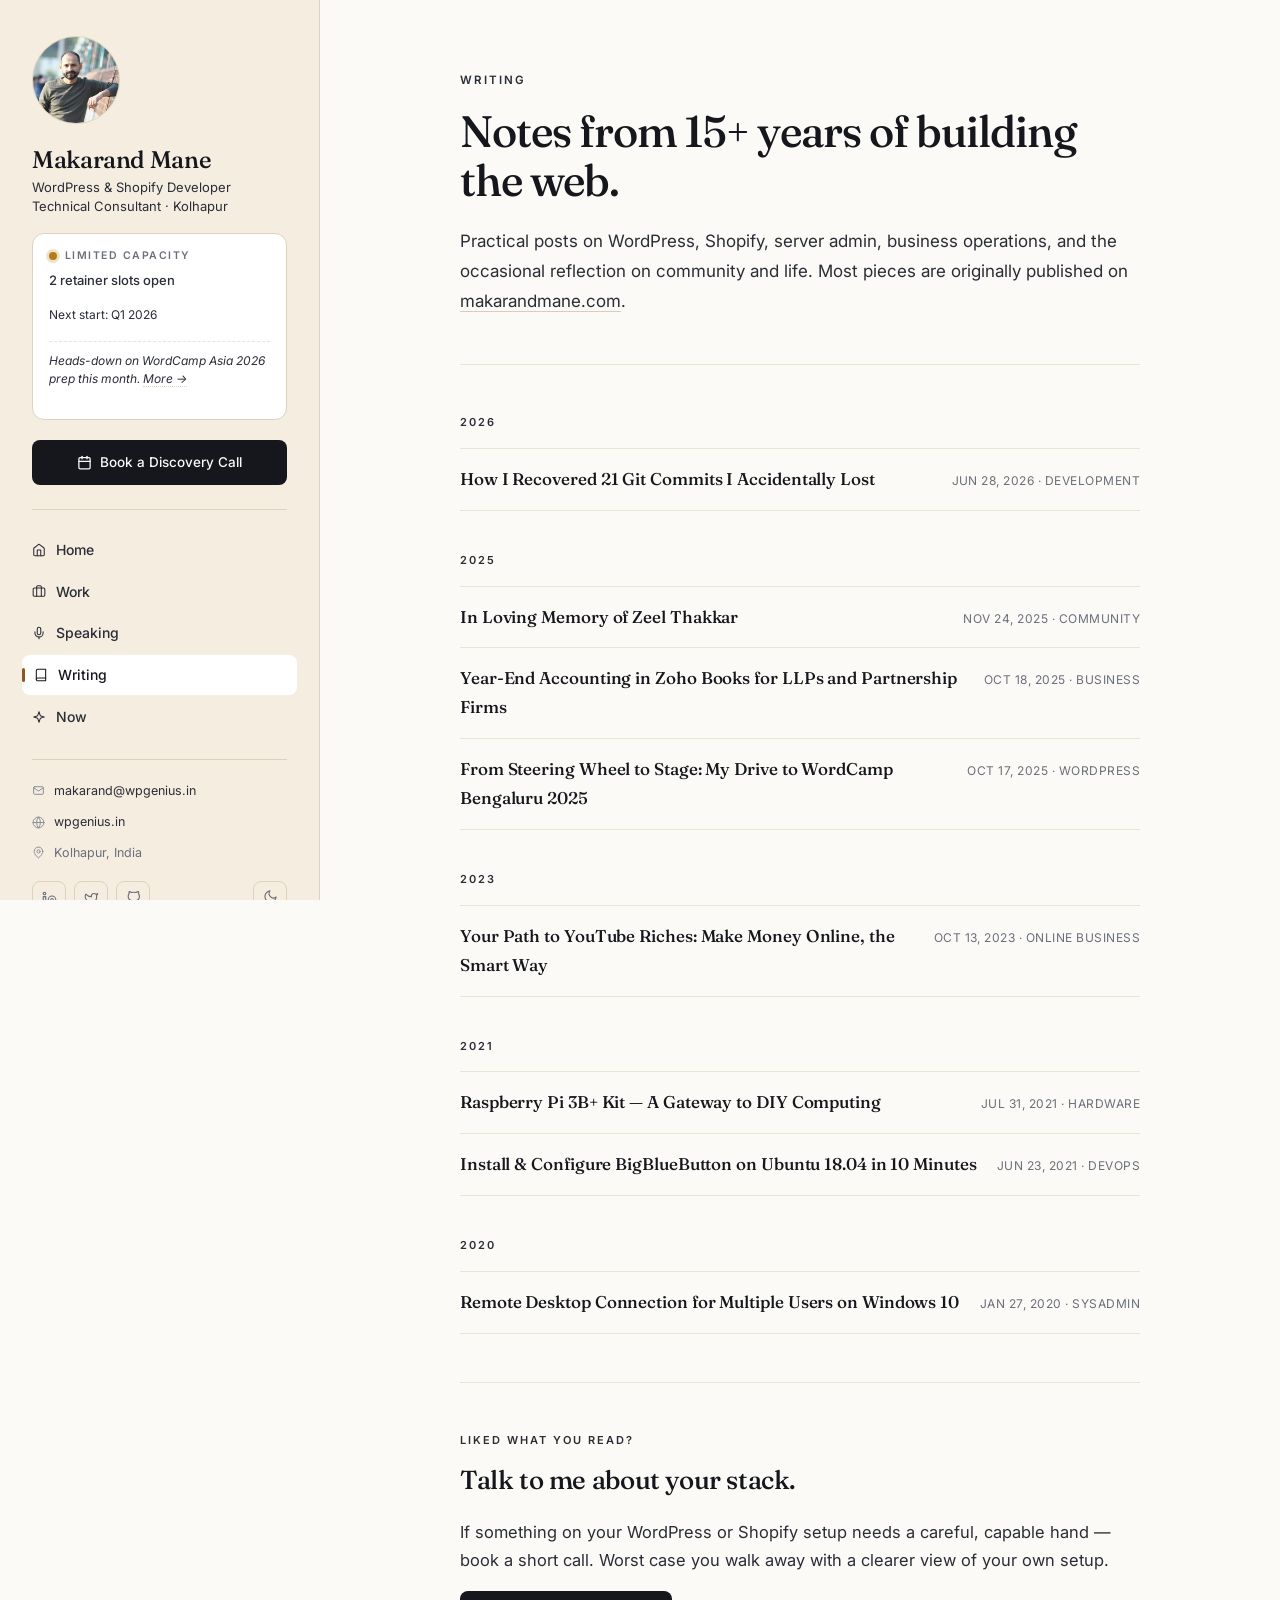
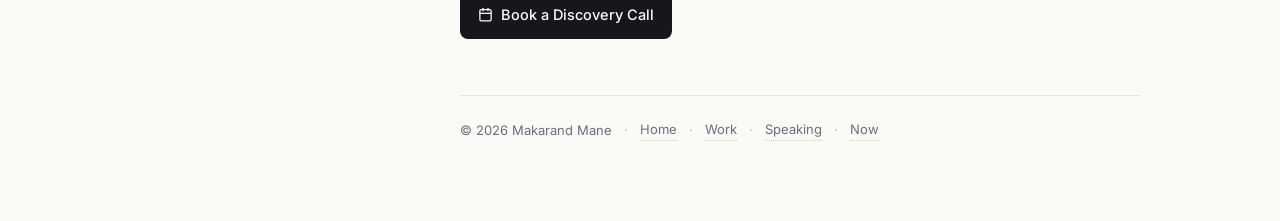
<file: static-export-v4/writing.html>
<!doctype html>
<html lang="en">
  <head>
    <meta charset="utf-8" />
    <meta name="viewport" content="width=device-width, initial-scale=1" />
    <meta name="theme-color" content="#15171c" />
    <meta name="description" content="Posts on WordPress, Shopify, server admin, business operations, and community." />
    <title>Writing — Makarand Mane</title>
    <link rel="preconnect" href="https://fonts.googleapis.com" />
    <link rel="preconnect" href="https://fonts.gstatic.com" crossorigin />
    <link href="https://fonts.googleapis.com/css2?family=Fraunces:opsz,ital,wght@9..144,0,400;9..144,0,500;9..144,0,600;9..144,1,400;9..144,1,500&family=Inter:wght@400;500;600&display=swap" rel="stylesheet" />
    <link rel="stylesheet" href="styles.css" />
    <script>
      // Set theme before paint to avoid FOUC
      (function() {
        try {
          var saved = localStorage.getItem('mk-theme');
          var theme = saved || (window.matchMedia('(prefers-color-scheme: dark)').matches ? 'dark' : 'light');
          document.documentElement.setAttribute('data-theme', theme);
        } catch(e) {}
      })();
    </script>
  </head>
  <body class="v4-root">
    <aside class="v4-sidebar">
      <div class="v4-sidebar-inner">
        <div class="v4-side-top">
          <img class="v4-avatar" src="images/makarand-hero.jpg" alt="Makarand Mane" />
        </div>
        <h1 class="v4-name">Makarand Mane</h1>
        <p class="v4-role">
          WordPress &amp; Shopify Developer<br />
          Technical Consultant &middot; Kolhapur
        </p>

        <div class="v4-status">
          <div class="v4-status-row">
            <span class="v4-status-dot"></span>
            <span class="v4-status-label">Limited capacity</span>
          </div>
          <p class="v4-status-line">2 retainer slots open</p>
          <p class="v4-status-sub">Next start: Q1 2026</p>
          <p class="v4-status-now">
            Heads-down on WordCamp Asia 2026 prep this month. <a href="now.html">More &rarr;</a>
          </p>
        </div>

        <a class="v4-cta" href="https://app.reclaim.ai/m/wpgenius/quick-meeting" target="_blank" rel="noreferrer">
          <svg width="15" height="15" viewBox="0 0 24 24" fill="none" stroke="currentColor" stroke-width="2" stroke-linecap="round" stroke-linejoin="round"><rect x="3" y="4" width="18" height="18" rx="2" ry="2"/><line x1="16" y1="2" x2="16" y2="6"/><line x1="8" y1="2" x2="8" y2="6"/><line x1="3" y1="10" x2="21" y2="10"/></svg> Book a Discovery Call
        </a>

        <nav class="v4-nav" aria-label="Primary">
          <a href="index.html"><svg width="14" height="14" viewBox="0 0 24 24" fill="none" stroke="currentColor" stroke-width="1.8" stroke-linecap="round" stroke-linejoin="round"><path d="m3 9 9-7 9 7v11a2 2 0 0 1-2 2H5a2 2 0 0 1-2-2z"/><polyline points="9 22 9 12 15 12 15 22"/></svg>Home</a>
          <a href="work.html"><svg width="14" height="14" viewBox="0 0 24 24" fill="none" stroke="currentColor" stroke-width="1.8" stroke-linecap="round" stroke-linejoin="round"><rect x="2" y="7" width="20" height="14" rx="2"/><path d="M16 21V5a2 2 0 0 0-2-2h-4a2 2 0 0 0-2 2v16"/></svg>Work</a>
          <a href="speaking.html"><svg width="14" height="14" viewBox="0 0 24 24" fill="none" stroke="currentColor" stroke-width="1.8" stroke-linecap="round" stroke-linejoin="round"><path d="M12 2a3 3 0 0 0-3 3v7a3 3 0 0 0 6 0V5a3 3 0 0 0-3-3Z"/><path d="M19 10v2a7 7 0 0 1-14 0v-2"/><line x1="12" y1="19" x2="12" y2="22"/></svg>Speaking</a>
          <a href="writing.html" class="is-active"><svg width="14" height="14" viewBox="0 0 24 24" fill="none" stroke="currentColor" stroke-width="1.8" stroke-linecap="round" stroke-linejoin="round"><path d="M4 19.5A2.5 2.5 0 0 1 6.5 17H20"/><path d="M6.5 2H20v20H6.5A2.5 2.5 0 0 1 4 19.5v-15A2.5 2.5 0 0 1 6.5 2z"/></svg>Writing</a>
          <a href="now.html"><svg width="14" height="14" viewBox="0 0 24 24" fill="none" stroke="currentColor" stroke-width="1.8" stroke-linecap="round" stroke-linejoin="round"><path d="m12 3-1.9 5.8a2 2 0 0 1-1.3 1.3L3 12l5.8 1.9a2 2 0 0 1 1.3 1.3L12 21l1.9-5.8a2 2 0 0 1 1.3-1.3L21 12l-5.8-1.9a2 2 0 0 1-1.3-1.3L12 3z"/></svg>Now</a>
        </nav>

        <ul class="v4-meta">
          <li><svg width="13" height="13" viewBox="0 0 24 24" fill="none" stroke="currentColor" stroke-width="1.8" stroke-linecap="round" stroke-linejoin="round"><rect x="3" y="5" width="18" height="14" rx="2"/><polyline points="3 7 12 13 21 7"/></svg><a href="mailto:makarand@wpgenius.in">makarand@wpgenius.in</a></li>
          <li><svg width="13" height="13" viewBox="0 0 24 24" fill="none" stroke="currentColor" stroke-width="1.8" stroke-linecap="round" stroke-linejoin="round"><circle cx="12" cy="12" r="10"/><path d="M2 12h20"/><path d="M12 2a15 15 0 0 1 0 20M12 2a15 15 0 0 0 0 20"/></svg><a href="https://wpgenius.in/" target="_blank" rel="noreferrer">wpgenius.in</a></li>
          <li><svg width="13" height="13" viewBox="0 0 24 24" fill="none" stroke="currentColor" stroke-width="1.8" stroke-linecap="round" stroke-linejoin="round"><path d="M20 10c0 6-8 12-8 12s-8-6-8-12a8 8 0 0 1 16 0Z"/><circle cx="12" cy="10" r="3"/></svg><span>Kolhapur, India</span></li>
        </ul>

        <div class="v4-side-bottom">
          <div class="v4-social">
            <a href="https://www.linkedin.com/" target="_blank" rel="noreferrer" aria-label="LinkedIn"><svg width="15" height="15" viewBox="0 0 24 24" fill="none" stroke="currentColor" stroke-width="1.8" stroke-linecap="round" stroke-linejoin="round"><path d="M16 8a6 6 0 0 1 6 6v7h-4v-7a2 2 0 0 0-4 0v7h-4v-7a6 6 0 0 1 6-6z"/><rect x="2" y="9" width="4" height="12"/><circle cx="4" cy="4" r="2"/></svg></a>
            <a href="https://x.com/" target="_blank" rel="noreferrer" aria-label="X / Twitter"><svg width="15" height="15" viewBox="0 0 24 24" fill="none" stroke="currentColor" stroke-width="1.8" stroke-linecap="round" stroke-linejoin="round"><path d="M22 4s-.7 2.1-2 3.4c1.6 10-9.4 17.3-18 11.6 2.2.1 4.4-.6 6-2C3 15.5.5 9.6 3 5c2.2 2.6 5.6 4.1 9 4-.9-4.2 4-6.6 7-3.8 1.1 0 3-1.2 3-1.2z"/></svg></a>
            <a href="https://github.com/" target="_blank" rel="noreferrer" aria-label="GitHub"><svg width="15" height="15" viewBox="0 0 24 24" fill="none" stroke="currentColor" stroke-width="1.8" stroke-linecap="round" stroke-linejoin="round"><path d="M9 19c-5 1.5-5-2.5-7-3m14 6v-3.87a3.37 3.37 0 0 0-.94-2.61c3.14-.35 6.44-1.54 6.44-7A5.44 5.44 0 0 0 20 4.77 5.07 5.07 0 0 0 19.91 1S18.73.65 16 2.48a13.38 13.38 0 0 0-7 0C6.27.65 5.09 1 5.09 1A5.07 5.07 0 0 0 5 4.77a5.44 5.44 0 0 0-1.5 3.78c0 5.42 3.3 6.61 6.44 7A3.37 3.37 0 0 0 9 18.13V22"/></svg></a>
          </div>
          <button type="button" class="v4-theme-toggle" id="theme-toggle" aria-label="Toggle theme">
            <span class="ic-sun"><svg width="15" height="15" viewBox="0 0 24 24" fill="none" stroke="currentColor" stroke-width="1.8" stroke-linecap="round" stroke-linejoin="round"><circle cx="12" cy="12" r="4"/><path d="M12 2v2M12 20v2M4.9 4.9l1.4 1.4M17.7 17.7l1.4 1.4M2 12h2M20 12h2M4.9 19.1l1.4-1.4M17.7 6.3l1.4-1.4"/></svg></span>
            <span class="ic-moon" style="display:none"><svg width="15" height="15" viewBox="0 0 24 24" fill="none" stroke="currentColor" stroke-width="1.8" stroke-linecap="round" stroke-linejoin="round"><path d="M21 12.8A9 9 0 1 1 11.2 3a7 7 0 0 0 9.8 9.8z"/></svg></span>
          </button>
        </div>
      </div>
    </aside>

    <main class="v4-main">
      <div class="v4-page">
        <section class="v4-section">
          <p class="v4-page-kicker">Writing</p>
          <h2 class="v4-h1">Notes from 15+ years of building the web.</h2>
          <p class="v4-lead">Practical posts on WordPress, Shopify, server admin, business operations, and the occasional reflection on community and life. Most pieces are originally published on <a class="v4-link" href="https://www.makarandmane.com/blog" target="_blank" rel="noreferrer">makarandmane.com</a>.</p>
        </section>

        <hr class="v4-rule" />

        <section class="v4-section" style="margin-bottom:40px">
          <p class="v4-section-label">2026</p>
          <ol class="v4-essays">
            <li><a href="https://www.makarandmane.com/blog/how-i-recovered-21-git-commits-i-accidentally-lost/" target="_blank" rel="noreferrer" class="v4-essay-link"><span class="v4-essay-title">How I Recovered 21 Git Commits I Accidentally Lost</span><span class="v4-essay-meta">Jun 28, 2026 &middot; Development</span></a></li>
          </ol>
        </section>

        <section class="v4-section" style="margin-bottom:40px">
          <p class="v4-section-label">2025</p>
          <ol class="v4-essays">
            <li><a href="https://www.makarandmane.com/blog/in-loving-memory-of-zeel-thakkar/" target="_blank" rel="noreferrer" class="v4-essay-link"><span class="v4-essay-title">In Loving Memory of Zeel Thakkar</span><span class="v4-essay-meta">Nov 24, 2025 &middot; Community</span></a></li>
            <li><a href="https://www.makarandmane.com/blog/year-end-accounting-zoho-books-llp-partnership/" target="_blank" rel="noreferrer" class="v4-essay-link"><span class="v4-essay-title">Year-End Accounting in Zoho Books for LLPs and Partnership Firms</span><span class="v4-essay-meta">Oct 18, 2025 &middot; Business</span></a></li>
            <li><a href="https://www.makarandmane.com/blog/wordcamp-bengaluru-2025/" target="_blank" rel="noreferrer" class="v4-essay-link"><span class="v4-essay-title">From Steering Wheel to Stage: My Drive to WordCamp Bengaluru 2025</span><span class="v4-essay-meta">Oct 17, 2025 &middot; WordPress</span></a></li>
          </ol>
        </section>

        <section class="v4-section" style="margin-bottom:40px">
          <p class="v4-section-label">2023</p>
          <ol class="v4-essays">
            <li><a href="https://www.makarandmane.com/blog/your-path-to-youtube-riches-make-money-online-the-smart-way/" target="_blank" rel="noreferrer" class="v4-essay-link"><span class="v4-essay-title">Your Path to YouTube Riches: Make Money Online, the Smart Way</span><span class="v4-essay-meta">Oct 13, 2023 &middot; Online Business</span></a></li>
          </ol>
        </section>

        <section class="v4-section" style="margin-bottom:40px">
          <p class="v4-section-label">2021</p>
          <ol class="v4-essays">
            <li><a href="https://www.makarandmane.com/blog/raspberry-pi-3b-kit/" target="_blank" rel="noreferrer" class="v4-essay-link"><span class="v4-essay-title">Raspberry Pi 3B+ Kit &mdash; A Gateway to DIY Computing</span><span class="v4-essay-meta">Jul 31, 2021 &middot; Hardware</span></a></li>
            <li><a href="https://www.makarandmane.com/blog/install-configure-big-blue-button-ubuntu-18-04-10-minutes/" target="_blank" rel="noreferrer" class="v4-essay-link"><span class="v4-essay-title">Install &amp; Configure BigBlueButton on Ubuntu 18.04 in 10 Minutes</span><span class="v4-essay-meta">Jun 23, 2021 &middot; DevOps</span></a></li>
          </ol>
        </section>

        <section class="v4-section" style="margin-bottom:40px">
          <p class="v4-section-label">2020</p>
          <ol class="v4-essays">
            <li><a href="https://www.makarandmane.com/blog/remote-desktop-connection-multiple-users-windows-10/" target="_blank" rel="noreferrer" class="v4-essay-link"><span class="v4-essay-title">Remote Desktop Connection for Multiple Users on Windows 10</span><span class="v4-essay-meta">Jan 27, 2020 &middot; Sysadmin</span></a></li>
          </ol>
        </section>

        <hr class="v4-rule" />

        <section class="v4-section">
          <p class="v4-section-label">Liked what you read?</p>
          <h3 class="v4-h2">Talk to me about your stack.</h3>
          <p>If something on your WordPress or Shopify setup needs a careful, capable hand &mdash; book a short call. Worst case you walk away with a clearer view of your own setup.</p>
          <a class="v4-cta-primary" href="https://app.reclaim.ai/m/wpgenius/quick-meeting" target="_blank" rel="noreferrer"><svg width="15" height="15" viewBox="0 0 24 24" fill="none" stroke="currentColor" stroke-width="2" stroke-linecap="round" stroke-linejoin="round"><rect x="3" y="4" width="18" height="18" rx="2" ry="2"/><line x1="16" y1="2" x2="16" y2="6"/><line x1="8" y1="2" x2="8" y2="6"/><line x1="3" y1="10" x2="21" y2="10"/></svg> Book a Discovery Call</a>
        </section>
        <footer class="v4-footer">
          <span>&copy; 2026 Makarand Mane</span>
          <span class="dot">&middot;</span> <a href="index.html">Home</a> <span class="dot">&middot;</span> <a href="work.html">Work</a> <span class="dot">&middot;</span> <a href="speaking.html">Speaking</a> <span class="dot">&middot;</span> <a href="now.html">Now</a>
        </footer>
      </div>
    </main>
    <script>
      (function() {
        var btn = document.getElementById('theme-toggle');
        if (!btn) return;
        var sun = btn.querySelector('.ic-sun');
        var moon = btn.querySelector('.ic-moon');
        function sync() {
          var t = document.documentElement.getAttribute('data-theme');
          sun.style.display  = t === 'dark' ? '' : 'none';
          moon.style.display = t === 'dark' ? 'none' : '';
          btn.setAttribute('aria-label', 'Switch to ' + (t === 'dark' ? 'light' : 'dark') + ' mode');
        }
        sync();
        btn.addEventListener('click', function() {
          var cur = document.documentElement.getAttribute('data-theme');
          var next = cur === 'dark' ? 'light' : 'dark';
          document.documentElement.setAttribute('data-theme', next);
          try { localStorage.setItem('mk-theme', next); } catch(e) {}
          sync();
        });
      })();
    </script>
  </body>
</html>
</file>
<file: static-export-minimal/styles.css>
/* =========================================================
   Makarand Mane — Minimal personal site
   Plain HTML + CSS. No JS.
   Inspired by abhaykulkarni.com & vallabhchitnis.com.
   ========================================================= */

:root {
  --bg: #fbfaf7;
  --ink: #15171c;
  --ink-2: #2a2d36;
  --muted: #6b6f7a;
  --rule: #ebe7df;
  --accent: #8a5a1f;
  --accent-bg: #f4ead8;
  --font-serif: "Fraunces", "Source Serif Pro", Georgia, "Times New Roman", serif;
  --font-sans: "Inter", system-ui, -apple-system, "Segoe UI", Roboto, sans-serif;
}

*, *::before, *::after { box-sizing: border-box; }
html { scroll-behavior: smooth; }

body {
  margin: 0;
  background: var(--bg);
  color: var(--ink);
  font-family: var(--font-sans);
  font-size: 17px;
  line-height: 1.7;
  -webkit-font-smoothing: antialiased;
  -moz-osx-font-smoothing: grayscale;
}

a { color: inherit; text-decoration: none; }
p { margin: 0 0 18px; color: var(--ink-2); }
img { max-width: 100%; display: block; }
::selection { background: rgba(138, 90, 31, 0.2); color: var(--ink); }

/* Top bar — small, plain */
.mkm-top {
  max-width: 720px;
  margin: 0 auto;
  padding: 28px 28px 0;
  display: flex;
  align-items: center;
  justify-content: space-between;
  font-size: 14px;
}
.mkm-brand {
  font-family: var(--font-serif);
  font-weight: 500;
  font-size: 16px;
  letter-spacing: -0.01em;
  color: var(--ink);
}
.mkm-topnav {
  display: flex;
  gap: 22px;
}
.mkm-topnav a {
  color: var(--muted);
  font-size: 13.5px;
  transition: color 200ms ease;
}
.mkm-topnav a:hover { color: var(--ink); }

/* Article wrapper */
.mkm-wrap {
  max-width: 680px;
  margin: 0 auto;
  padding: 56px 28px 96px;
}

/* Hero */
.mkm-hero { margin-bottom: 12px; }
.mkm-avatar {
  width: 76px;
  height: 76px;
  border-radius: 999px;
  object-fit: cover;
  object-position: 50% 25%;
  margin: 0 0 28px;
  border: 1px solid var(--rule);
}
.mkm-h1 {
  font-family: var(--font-serif);
  font-weight: 500;
  font-size: clamp(34px, 4.4vw, 44px);
  line-height: 1.1;
  letter-spacing: -0.02em;
  color: var(--ink);
  margin: 0 0 10px;
}
.mkm-tag {
  color: var(--muted);
  font-size: 14.5px;
  margin: 0 0 28px;
}
.mkm-lead {
  font-size: 17.5px;
  line-height: 1.75;
  color: var(--ink-2);
  margin-bottom: 18px;
}
.mkm-lead b { color: var(--ink); font-weight: 600; }

.mkm-cta-row {
  display: inline-flex;
  gap: 10px;
  margin-top: 14px;
  flex-wrap: wrap;
}
.mkm-cta-primary,
.mkm-cta-ghost {
  display: inline-flex;
  align-items: center;
  gap: 6px;
  padding: 11px 18px;
  border-radius: 8px;
  font-size: 14.5px;
  font-weight: 500;
  transition: background 200ms ease, color 200ms ease, border-color 200ms ease, transform 200ms ease;
}
.mkm-cta-primary {
  background: var(--ink);
  color: var(--bg);
}
.mkm-cta-primary:hover { background: #000; transform: translateY(-1px); }
.mkm-cta-ghost {
  background: transparent;
  color: var(--ink);
  border: 1px solid var(--rule);
}
.mkm-cta-ghost:hover { border-color: var(--ink); }

/* Section rule */
.mkm-rule {
  border: 0;
  border-top: 1px solid var(--rule);
  margin: 56px 0;
}

/* Section base */
.mkm-section { margin: 0 0 8px; }
.mkm-h2 {
  font-family: var(--font-serif);
  font-weight: 500;
  font-size: 24px;
  line-height: 1.2;
  letter-spacing: -0.012em;
  color: var(--ink);
  margin: 0 0 18px;
}
.mkm-h3 {
  font-family: var(--font-serif);
  font-weight: 500;
  font-size: 18px;
  line-height: 1.3;
  letter-spacing: -0.005em;
  color: var(--ink);
  margin: 0 0 8px;
}
.mkm-block { margin-bottom: 28px; }
.mkm-block:last-child { margin-bottom: 0; }
.mkm-muted { color: var(--muted); margin-bottom: 16px; }
.mkm-muted.small { font-size: 14px; }

/* Inline pills (toolkit) */
.mkm-inline {
  list-style: none;
  padding: 0;
  margin: 0;
  display: flex;
  flex-wrap: wrap;
  gap: 8px;
}
.mkm-inline li {
  display: inline-flex;
  padding: 6px 12px;
  background: var(--accent-bg);
  color: var(--accent);
  border-radius: 999px;
  font-size: 13px;
  font-weight: 500;
}

/* Plain bullet list */
.mkm-list {
  list-style: none;
  padding: 0;
  margin: 0 0 14px;
  display: grid;
  gap: 10px;
}
.mkm-list li {
  position: relative;
  padding-left: 22px;
  color: var(--ink-2);
}
.mkm-list li::before {
  content: "";
  position: absolute;
  left: 0;
  top: 13px;
  width: 10px;
  height: 1px;
  background: var(--muted);
}

/* Essays — minimal stacked link list */
.mkm-essays {
  list-style: none;
  padding: 0;
  margin: 0;
}
.mkm-essays li {
  border-top: 1px solid var(--rule);
}
.mkm-essays li:last-child { border-bottom: 1px solid var(--rule); }
.mkm-essay-link {
  display: flex;
  align-items: baseline;
  justify-content: space-between;
  gap: 16px;
  padding: 18px 0;
  transition: padding-left 220ms ease, color 220ms ease;
}
.mkm-essay-link:hover { padding-left: 6px; color: var(--accent); }
.mkm-essay-title {
  font-family: var(--font-serif);
  font-size: 18px;
  font-weight: 500;
  color: var(--ink);
  letter-spacing: -0.005em;
  transition: color 220ms ease;
}
.mkm-essay-link:hover .mkm-essay-title { color: var(--accent); }
.mkm-essay-meta {
  font-size: 12.5px;
  color: var(--muted);
  letter-spacing: 0.04em;
  text-transform: uppercase;
  flex: none;
}

/* Contact list */
.mkm-contact {
  list-style: none;
  padding: 0;
  margin: 24px 0 0;
  display: grid;
  gap: 4px;
}
.mkm-contact li {
  display: grid;
  grid-template-columns: 110px 1fr;
  gap: 16px;
  padding: 14px 0;
  border-top: 1px solid var(--rule);
  align-items: baseline;
}
.mkm-contact li:last-child { border-bottom: 1px solid var(--rule); }
.mkm-k {
  font-size: 12px;
  color: var(--muted);
  letter-spacing: 0.08em;
  text-transform: uppercase;
  font-weight: 600;
}
.mkm-v { color: var(--ink); font-size: 15.5px; }

/* External link styling */
.mkm-link {
  color: var(--ink);
  border-bottom: 1px solid var(--rule);
  display: inline-flex;
  align-items: center;
  gap: 4px;
  transition: color 200ms ease, border-color 200ms ease;
}
.mkm-link:hover {
  color: var(--accent);
  border-bottom-color: var(--accent);
}
.mkm-arrow { transition: transform 220ms ease; flex: none; }
.mkm-link:hover .mkm-arrow { transform: translate(2px, -2px); }

/* Footer */
.mkm-footer {
  margin-top: 64px;
  padding-top: 24px;
  border-top: 1px solid var(--rule);
  display: flex;
  gap: 12px;
  align-items: center;
  font-size: 13px;
  color: var(--muted);
}

/* Responsive */
@media (max-width: 600px) {
  .mkm-top { padding: 22px 20px 0; }
  .mkm-topnav { gap: 14px; }
  .mkm-topnav a { font-size: 12.5px; }
  .mkm-wrap { padding: 40px 20px 72px; }
  .mkm-h1 { font-size: 32px; }
  .mkm-h2 { font-size: 22px; }
  .mkm-lead { font-size: 16.5px; }
  .mkm-rule { margin: 44px 0; }
  .mkm-contact li { grid-template-columns: 1fr; gap: 4px; }
  .mkm-essay-link { flex-direction: column; align-items: flex-start; gap: 4px; }
  .mkm-essay-meta { font-size: 11.5px; }
}
</file>
<file: static-export-v3/styles.css>
/* ============================================================
   v3 — Minimal essay layout with fixed left sidebar.
   Productized solo-practice positioning.
   Standalone HTML+CSS build (apply .mks-page class to <body>).
   ============================================================ */

html { scroll-behavior: smooth; }
body { margin: 0; }

.mks-page {
  --mks-bg: #fbfaf7;
  --mks-bg-side: #f5f1e8;
  --mks-ink: #15171c;
  --mks-ink-2: #2a2d36;
  --mks-muted: #6b6f7a;
  --mks-muted-2: #898d99;
  --mks-rule: #ebe7df;
  --mks-rule-2: #ddd6c5;
  --mks-accent: #8a5a1f;
  --mks-accent-soft: #c98a3b;
  --mks-accent-bg: #f4ead8;
  --mks-serif: "Fraunces", "Source Serif Pro", Georgia, serif;
  --mks-sans: "Inter", system-ui, -apple-system, "Segoe UI", Roboto, sans-serif;

  background: var(--mks-bg);
  color: var(--mks-ink);
  font-family: var(--mks-sans);
  font-size: 16.5px;
  line-height: 1.7;
  min-height: 100vh;
  -webkit-font-smoothing: antialiased;
  -moz-osx-font-smoothing: grayscale;
}

.mks-page * { box-sizing: border-box; }
.mks-page a { color: inherit; text-decoration: none; }
.mks-page p { margin: 0 0 16px; color: var(--mks-ink-2); }

/* ---------- Sidebar ---------- */
.mks-sidebar {
  position: fixed;
  top: 0;
  left: 0;
  width: 320px;
  height: 100vh;
  background: var(--mks-bg-side);
  border-right: 1px solid var(--mks-rule-2);
  overflow-y: auto;
  z-index: 10;
}
.mks-sidebar-inner {
  padding: 44px 36px 36px;
}
.mks-avatar {
  width: 96px;
  height: 96px;
  border-radius: 999px;
  object-fit: cover;
  object-position: 50% 25%;
  margin: 0 0 20px;
  border: 1px solid var(--mks-rule-2);
  display: block;
}
.mks-name {
  font-family: var(--mks-serif);
  font-weight: 500;
  font-size: 26px;
  letter-spacing: -0.015em;
  color: var(--mks-ink);
  margin: 0 0 6px;
  line-height: 1.1;
}
.mks-role {
  font-size: 13px;
  color: var(--mks-muted);
  margin: 0 0 18px;
  line-height: 1.5;
  letter-spacing: 0.005em;
}
.mks-bio {
  font-size: 13.5px;
  color: var(--mks-ink-2);
  line-height: 1.65;
  margin: 0 0 22px;
}

.mks-discovery-cta {
  display: inline-flex;
  align-items: center;
  gap: 8px;
  padding: 11px 16px;
  background: var(--mks-ink);
  color: var(--mks-bg) !important;
  border-radius: 8px;
  font-size: 13.5px;
  font-weight: 500;
  width: fit-content;
  transition: background 200ms ease, transform 200ms ease;
}
.mks-discovery-cta:hover {
  background: #000;
  transform: translateY(-1px);
}

.mks-nav {
  margin-top: 28px;
  padding-top: 22px;
  border-top: 1px solid var(--mks-rule-2);
  display: grid;
  gap: 4px;
}
.mks-nav a {
  display: block;
  padding: 6px 0;
  font-size: 14px;
  color: var(--mks-ink-2);
  font-weight: 500;
  transition: color 200ms ease, padding-left 200ms ease;
}
.mks-nav a:hover {
  color: var(--mks-accent);
  padding-left: 4px;
}

.mks-meta {
  list-style: none;
  padding: 0;
  margin: 24px 0 0;
  border-top: 1px solid var(--mks-rule-2);
  padding-top: 22px;
  display: grid;
  gap: 10px;
}
.mks-meta li {
  display: flex;
  align-items: center;
  gap: 9px;
  font-size: 12.5px;
  color: var(--mks-muted);
}
.mks-meta li svg { flex: none; color: var(--mks-muted-2); }
.mks-meta a { color: var(--mks-ink-2); transition: color 200ms ease; border-bottom: 1px solid transparent; }
.mks-meta a:hover { color: var(--mks-accent); border-bottom-color: var(--mks-accent); }

.mks-social {
  display: flex;
  gap: 10px;
  margin-top: 18px;
}
.mks-social a {
  width: 34px;
  height: 34px;
  display: grid;
  place-items: center;
  border: 1px solid var(--mks-rule-2);
  border-radius: 8px;
  color: var(--mks-muted);
  transition: color 200ms ease, border-color 200ms ease, background 200ms ease;
}
.mks-social a:hover {
  color: var(--mks-ink);
  border-color: var(--mks-ink);
  background: var(--mks-bg);
}

.mks-versions {
  margin-top: 28px;
  padding-top: 20px;
  border-top: 1px solid var(--mks-rule-2);
}
.mks-versions-label {
  display: block;
  font-size: 10.5px;
  letter-spacing: 0.16em;
  text-transform: uppercase;
  color: var(--mks-muted-2);
  font-weight: 600;
  margin-bottom: 8px;
}
.mks-versions-links {
  display: flex;
  gap: 8px;
  font-size: 12.5px;
}
.mks-versions-links a {
  color: var(--mks-ink-2);
  border-bottom: 1px dotted var(--mks-rule-2);
  transition: color 200ms ease, border-color 200ms ease;
}
.mks-versions-links a:hover {
  color: var(--mks-accent);
  border-bottom-color: var(--mks-accent);
}
.mks-versions-links span { color: var(--mks-muted-2); }

/* ---------- Main / Article ---------- */
.mks-main {
  margin-left: 320px;
  padding: 80px 56px 96px;
}
.mks-article {
  max-width: 680px;
  margin: 0 auto;
}

.mks-eyebrow {
  display: inline-block;
  font-size: 11.5px;
  letter-spacing: 0.18em;
  text-transform: uppercase;
  color: var(--mks-accent);
  font-weight: 600;
  background: var(--mks-accent-bg);
  padding: 5px 11px;
  border-radius: 999px;
  margin: 0 0 22px;
}

.mks-h1 {
  font-family: var(--mks-serif);
  font-weight: 500;
  font-size: clamp(32px, 4vw, 44px);
  line-height: 1.12;
  letter-spacing: -0.022em;
  color: var(--mks-ink);
  margin: 0 0 22px;
}
.mks-h1 em {
  font-style: italic;
  font-weight: 400;
  color: var(--mks-accent);
}

.mks-lead {
  font-size: 17px;
  line-height: 1.75;
  color: var(--mks-ink-2);
  margin-bottom: 18px;
}
.mks-lead b { color: var(--mks-ink); font-weight: 600; }

.mks-cta-row {
  display: inline-flex;
  gap: 10px;
  margin-top: 16px;
  flex-wrap: wrap;
}
.mks-cta-primary,
.mks-cta-ghost {
  display: inline-flex;
  align-items: center;
  gap: 8px;
  padding: 12px 18px;
  border-radius: 8px;
  font-size: 14.5px;
  font-weight: 500;
  transition: background 200ms ease, transform 200ms ease, border-color 200ms ease, color 200ms ease;
}
.mks-cta-primary {
  background: var(--mks-ink);
  color: var(--mks-bg) !important;
}
.mks-cta-primary:hover { background: #000; transform: translateY(-1px); }
.mks-cta-primary.big { padding: 14px 22px; font-size: 15px; margin-top: 8px; }
.mks-cta-ghost {
  border: 1px solid var(--mks-rule-2);
  color: var(--mks-ink);
}
.mks-cta-ghost:hover { border-color: var(--mks-ink); }

.mks-microcopy {
  font-size: 13px;
  color: var(--mks-muted);
  margin-top: 14px;
}
.mks-microcopy .mks-link {
  color: var(--mks-ink-2);
  border-bottom: 1px solid var(--mks-rule);
}
.mks-microcopy .mks-link:hover {
  color: var(--mks-accent);
  border-bottom-color: var(--mks-accent);
}

.mks-rule {
  border: 0;
  border-top: 1px solid var(--mks-rule);
  margin: 56px 0;
}

/* Section base */
.mks-section { margin: 0; }
.mks-section-label {
  font-size: 11px;
  letter-spacing: 0.18em;
  text-transform: uppercase;
  color: var(--mks-accent);
  font-weight: 600;
  margin: 0 0 10px;
}
.mks-h2 {
  font-family: var(--mks-serif);
  font-weight: 500;
  font-size: 26px;
  letter-spacing: -0.015em;
  color: var(--mks-ink);
  margin: 0 0 22px;
  line-height: 1.2;
}
.mks-h3 {
  font-family: var(--mks-serif);
  font-weight: 500;
  font-size: 18px;
  letter-spacing: -0.005em;
  color: var(--mks-ink);
  margin: 0;
  line-height: 1.3;
}

.mks-section-headrow {
  display: flex;
  align-items: flex-end;
  justify-content: space-between;
  gap: 16px;
  margin-bottom: 22px;
  flex-wrap: wrap;
}
.mks-section-headrow .mks-h2 { margin-bottom: 0; }
.mks-allposts {
  display: inline-flex;
  align-items: center;
  gap: 5px;
  font-size: 13px;
  font-weight: 500;
  color: var(--mks-ink-2);
  border-bottom: 1px solid var(--mks-rule);
  padding-bottom: 2px;
  transition: color 200ms ease, border-color 200ms ease;
}
.mks-allposts:hover { color: var(--mks-accent); border-bottom-color: var(--mks-accent); }

/* Service blocks */
.mks-service {
  padding: 22px 0;
  border-top: 1px solid var(--mks-rule);
}
.mks-service:first-of-type { border-top: 0; padding-top: 0; }
.mks-service:last-of-type { padding-bottom: 0; }
.mks-service-head {
  display: flex;
  justify-content: space-between;
  align-items: center;
  gap: 12px;
  margin-bottom: 8px;
  flex-wrap: wrap;
}
.mks-service-tag {
  font-size: 11px;
  letter-spacing: 0.06em;
  text-transform: uppercase;
  color: var(--mks-muted);
  font-weight: 600;
  background: var(--mks-bg-side);
  padding: 4px 10px;
  border-radius: 999px;
}
.mks-service p { margin: 0; }

/* Inline pills (toolkit) */
.mks-inline {
  list-style: none;
  padding: 0;
  margin: 0;
  display: flex;
  flex-wrap: wrap;
  gap: 8px;
}
.mks-inline li {
  padding: 6px 12px;
  background: var(--mks-accent-bg);
  color: var(--mks-accent);
  border-radius: 999px;
  font-size: 13px;
  font-weight: 500;
}

/* Plain bullet list */
.mks-list {
  list-style: none;
  padding: 0;
  margin: 12px 0 0;
  display: grid;
  gap: 10px;
}
.mks-list li {
  position: relative;
  padding-left: 22px;
  color: var(--mks-ink-2);
}
.mks-list li::before {
  content: "";
  position: absolute;
  left: 0;
  top: 13px;
  width: 10px;
  height: 1px;
  background: var(--mks-muted);
}

/* Essays — line-rule stack */
.mks-essays {
  list-style: none;
  padding: 0;
  margin: 0;
}
.mks-essays li { border-top: 1px solid var(--mks-rule); }
.mks-essays li:last-child { border-bottom: 1px solid var(--mks-rule); }
.mks-essay-link {
  display: flex;
  align-items: baseline;
  justify-content: space-between;
  gap: 16px;
  padding: 16px 0;
  transition: padding-left 220ms ease, color 220ms ease;
}
.mks-essay-link:hover {
  padding-left: 6px;
  color: var(--mks-accent);
}
.mks-essay-title {
  font-family: var(--mks-serif);
  font-size: 17px;
  font-weight: 500;
  color: var(--mks-ink);
  letter-spacing: -0.005em;
  transition: color 220ms ease;
}
.mks-essay-link:hover .mks-essay-title { color: var(--mks-accent); }
.mks-essay-meta {
  font-size: 12px;
  color: var(--mks-muted);
  letter-spacing: 0.04em;
  text-transform: uppercase;
  flex: none;
}

.mks-link {
  color: var(--mks-ink);
  border-bottom: 1px solid var(--mks-rule);
  transition: color 200ms ease, border-color 200ms ease;
}
.mks-link:hover { color: var(--mks-accent); border-bottom-color: var(--mks-accent); }

/* Footer */
.mks-footer {
  margin-top: 64px;
  padding-top: 24px;
  border-top: 1px solid var(--mks-rule);
  display: flex;
  gap: 12px;
  align-items: center;
  font-size: 13px;
  color: var(--mks-muted);
}
.mks-footer .dot { opacity: 0.5; }

/* ---------- Responsive ---------- */
@media (max-width: 960px) {
  .mks-sidebar {
    position: relative;
    width: 100%;
    height: auto;
    border-right: 0;
    border-bottom: 1px solid var(--mks-rule-2);
  }
  .mks-sidebar-inner {
    max-width: 680px;
    margin: 0 auto;
    padding: 36px 28px;
  }
  .mks-main {
    margin-left: 0;
    padding: 48px 28px 80px;
  }
  .mks-nav {
    display: flex;
    flex-wrap: wrap;
    gap: 6px 18px;
  }
  .mks-nav a { padding: 4px 0; }
  .mks-meta { gap: 8px; }
  .mks-versions { margin-top: 22px; padding-top: 16px; }
}

@media (max-width: 560px) {
  .mks-sidebar-inner { padding: 30px 22px; }
  .mks-avatar { width: 80px; height: 80px; }
  .mks-name { font-size: 22px; }
  .mks-main { padding: 36px 22px 64px; }
  .mks-h1 { font-size: 28px; }
  .mks-h2 { font-size: 22px; }
  .mks-lead { font-size: 16px; }
  .mks-rule { margin: 44px 0; }
  .mks-service-head { flex-direction: column; align-items: flex-start; }
  .mks-essay-link { flex-direction: column; align-items: flex-start; gap: 4px; }
}
</file>
<file: static-export-v4/styles.css>
/* ============================================================
   v4 — "The Practice"
   Multi-page personal site. Sidebar + essay column.
   Light + dark themes via [data-theme="dark"] on <html>.
   Standalone HTML+CSS build (apply .v4-root class to <body>).
   ============================================================ */

html { scroll-behavior: smooth; }
body { margin: 0; }
button { font: inherit; }

:root,
:root[data-theme="light"] {
  --v4-bg: #fbfaf7;
  --v4-bg-side: #f4ede0;
  --v4-bg-elev: #ffffff;
  --v4-ink: #15171c;
  --v4-ink-2: #2a2d36;
  --v4-muted: #6b6f7a;
  --v4-muted-2: #898d99;
  --v4-rule: #ebe4d5;
  --v4-rule-2: #ddd3bd;
  --v4-accent: #8a5a1f;
  --v4-accent-soft: #c98a3b;
  --v4-accent-bg: #f4ead8;
  --v4-success: #2f6f6a;
  --v4-warning: #b87a17;
  --v4-link-underline: #d8cdb5;
}

:root[data-theme="dark"] {
  --v4-bg: #0e1117;
  --v4-bg-side: #161a23;
  --v4-bg-elev: #1b1f29;
  --v4-ink: #f1ece2;
  --v4-ink-2: #d8d2c4;
  --v4-muted: #969ba8;
  --v4-muted-2: #6e7281;
  --v4-rule: #262c39;
  --v4-rule-2: #313847;
  --v4-accent: #d8a558;
  --v4-accent-soft: #e6b970;
  --v4-accent-bg: rgba(216, 165, 88, 0.12);
  --v4-success: #4ab39c;
  --v4-warning: #e6b970;
  --v4-link-underline: #3a4256;
}

@media (prefers-color-scheme: dark) {
  :root:not([data-theme="light"]) {
    --v4-bg: #0e1117;
    --v4-bg-side: #161a23;
    --v4-bg-elev: #1b1f29;
    --v4-ink: #f1ece2;
    --v4-ink-2: #d8d2c4;
    --v4-muted: #969ba8;
    --v4-muted-2: #6e7281;
    --v4-rule: #262c39;
    --v4-rule-2: #313847;
    --v4-accent: #d8a558;
    --v4-accent-soft: #e6b970;
    --v4-accent-bg: rgba(216, 165, 88, 0.12);
    --v4-success: #4ab39c;
    --v4-warning: #e6b970;
    --v4-link-underline: #3a4256;
  }
}

.v4-root {
  --v4-serif: "Fraunces", "Source Serif Pro", Georgia, serif;
  --v4-sans: "Inter", system-ui, -apple-system, "Segoe UI", Roboto, sans-serif;

  background: var(--v4-bg);
  color: var(--v4-ink);
  font-family: var(--v4-sans);
  font-size: 16.5px;
  line-height: 1.7;
  min-height: 100vh;
  -webkit-font-smoothing: antialiased;
  -moz-osx-font-smoothing: grayscale;
  transition: background-color 240ms ease, color 240ms ease;
}

.v4-root * { box-sizing: border-box; }
.v4-root a { color: inherit; text-decoration: none; }
.v4-root p { margin: 0 0 16px; color: var(--v4-ink-2); }
.v4-root img { max-width: 100%; display: block; }

::selection { background: var(--v4-accent-bg); color: var(--v4-ink); }

/* ---------------- Sidebar ---------------- */
.v4-sidebar {
  position: fixed;
  top: 0; left: 0;
  width: 320px;
  height: 100vh;
  background: var(--v4-bg-side);
  border-right: 1px solid var(--v4-rule-2);
  overflow-y: auto;
  z-index: 10;
  transition: background-color 240ms ease, border-color 240ms ease;
}
.v4-sidebar-inner { padding: 36px 32px 32px; }

.v4-side-top {
  display: flex;
  justify-content: space-between;
  align-items: flex-start;
  margin-bottom: 22px;
}

.v4-avatar {
  width: 88px;
  height: 88px;
  border-radius: 999px;
  object-fit: cover;
  object-position: 50% 25%;
  border: 1px solid var(--v4-rule-2);
}
.v4-name {
  font-family: var(--v4-serif);
  font-weight: 500;
  font-size: 24px;
  letter-spacing: -0.015em;
  color: var(--v4-ink);
  margin: 0 0 4px;
  line-height: 1.15;
}
.v4-role {
  font-size: 13px;
  color: var(--v4-muted);
  margin: 0 0 16px;
  line-height: 1.5;
}

/* Status & capacity block */
.v4-status {
  background: var(--v4-bg-elev);
  border: 1px solid var(--v4-rule-2);
  border-radius: 12px;
  padding: 14px 16px;
  margin: 0 0 20px;
  font-size: 12.5px;
  line-height: 1.55;
}
.v4-status-row {
  display: flex;
  align-items: center;
  gap: 8px;
  margin-bottom: 6px;
}
.v4-status-dot {
  width: 8px; height: 8px; border-radius: 999px;
  background: var(--v4-warning);
  box-shadow: 0 0 0 3px color-mix(in srgb, var(--v4-warning) 22%, transparent);
}
.v4-status-dot.is-open { background: var(--v4-success); box-shadow: 0 0 0 3px color-mix(in srgb, var(--v4-success) 22%, transparent); }
.v4-status-dot.is-closed { background: var(--v4-muted); box-shadow: 0 0 0 3px color-mix(in srgb, var(--v4-muted) 18%, transparent); }
.v4-status-label {
  font-size: 10.5px;
  font-weight: 600;
  letter-spacing: 0.14em;
  text-transform: uppercase;
  color: var(--v4-muted);
}
.v4-status-line {
  color: var(--v4-ink);
  font-weight: 500;
  font-size: 13px;
  margin: 0;
}
.v4-status-sub {
  color: var(--v4-muted);
  margin: 2px 0 0;
  font-size: 12px;
}
.v4-status-now {
  margin: 10px 0 0;
  padding-top: 10px;
  border-top: 1px dashed var(--v4-rule);
  font-size: 12px;
  color: var(--v4-muted);
  font-style: italic;
}
.v4-status-now a {
  color: var(--v4-ink-2);
  border-bottom: 1px dotted var(--v4-rule-2);
}
.v4-status-now a:hover { color: var(--v4-accent); border-bottom-color: var(--v4-accent); }

/* Discovery CTA */
.v4-cta {
  display: inline-flex;
  align-items: center;
  gap: 8px;
  padding: 11px 16px;
  background: var(--v4-ink);
  color: var(--v4-bg) !important;
  border-radius: 8px;
  font-size: 13.5px;
  font-weight: 500;
  width: 100%;
  justify-content: center;
  transition: background 200ms ease, transform 200ms ease;
}
.v4-cta:hover {
  background: var(--v4-accent);
  color: #fff !important;
  transform: translateY(-1px);
}

/* Nav */
.v4-nav {
  margin-top: 24px;
  padding-top: 20px;
  border-top: 1px solid var(--v4-rule-2);
  display: grid;
  gap: 2px;
}
.v4-nav a {
  display: flex;
  align-items: center;
  gap: 10px;
  padding: 8px 10px;
  margin: 0 -10px;
  font-size: 14px;
  color: var(--v4-ink-2);
  font-weight: 500;
  border-radius: 8px;
  transition: color 200ms ease, background 200ms ease;
}
.v4-nav a:hover {
  color: var(--v4-accent);
  background: color-mix(in srgb, var(--v4-accent) 6%, transparent);
}
.v4-nav a.is-active {
  color: var(--v4-ink);
  background: var(--v4-bg-elev);
}
.v4-nav a.is-active::before {
  content: "";
  width: 3px; height: 14px;
  background: var(--v4-accent);
  border-radius: 2px;
  margin-left: -10px;
  margin-right: -1px;
}

/* Meta */
.v4-meta {
  list-style: none;
  padding: 0;
  margin: 22px 0 0;
  border-top: 1px solid var(--v4-rule-2);
  padding-top: 20px;
  display: grid;
  gap: 9px;
}
.v4-meta li {
  display: flex;
  align-items: center;
  gap: 9px;
  font-size: 12.5px;
  color: var(--v4-muted);
}
.v4-meta li svg { flex: none; color: var(--v4-muted-2); }
.v4-meta a {
  color: var(--v4-ink-2);
  border-bottom: 1px solid transparent;
  transition: color 200ms ease, border-color 200ms ease;
}
.v4-meta a:hover { color: var(--v4-accent); border-bottom-color: var(--v4-accent); }

/* Socials + Theme toggle row */
.v4-side-bottom {
  margin-top: 18px;
  display: flex;
  justify-content: space-between;
  align-items: center;
  gap: 8px;
}
.v4-social { display: flex; gap: 8px; }
.v4-social a, .v4-theme-toggle {
  width: 34px; height: 34px;
  display: grid; place-items: center;
  border: 1px solid var(--v4-rule-2);
  border-radius: 8px;
  color: var(--v4-muted);
  background: transparent;
  transition: color 200ms ease, border-color 200ms ease, background 200ms ease;
  cursor: pointer;
}
.v4-social a:hover, .v4-theme-toggle:hover {
  color: var(--v4-ink);
  border-color: var(--v4-ink);
  background: var(--v4-bg-elev);
}

/* ---------------- Main / Layout ---------------- */
.v4-main {
  margin-left: 320px;
  padding: 64px 56px 80px;
}
.v4-page {
  max-width: 680px;
  margin: 0 auto;
}

/* Page head */
.v4-page-kicker {
  display: inline-block;
  font-size: 11.5px;
  letter-spacing: 0.18em;
  text-transform: uppercase;
  color: var(--v4-accent);
  font-weight: 600;
  margin: 0 0 14px;
}
.v4-page-eyebrow {
  display: inline-block;
  font-size: 11.5px;
  letter-spacing: 0.18em;
  text-transform: uppercase;
  color: var(--v4-accent);
  font-weight: 600;
  background: var(--v4-accent-bg);
  padding: 5px 11px;
  border-radius: 999px;
  margin: 0 0 22px;
}

.v4-h1 {
  font-family: var(--v4-serif);
  font-weight: 500;
  font-size: clamp(32px, 4vw, 44px);
  line-height: 1.12;
  letter-spacing: -0.022em;
  color: var(--v4-ink);
  margin: 0 0 22px;
}
.v4-h1 em {
  font-style: italic;
  font-weight: 400;
  color: var(--v4-accent);
}

.v4-lead {
  font-size: 17px;
  line-height: 1.75;
  color: var(--v4-ink-2);
  margin: 0 0 18px;
}
.v4-lead b { color: var(--v4-ink); font-weight: 600; }

.v4-cta-row {
  display: inline-flex;
  gap: 10px;
  flex-wrap: wrap;
  margin-top: 8px;
}
.v4-cta-primary,
.v4-cta-ghost {
  display: inline-flex;
  align-items: center;
  gap: 8px;
  padding: 12px 18px;
  border-radius: 8px;
  font-size: 14.5px;
  font-weight: 500;
  transition: background 200ms ease, transform 200ms ease, border-color 200ms ease, color 200ms ease;
}
.v4-cta-primary {
  background: var(--v4-ink);
  color: var(--v4-bg) !important;
}
.v4-cta-primary:hover { background: var(--v4-accent); color: #fff !important; transform: translateY(-1px); }
.v4-cta-primary.big { padding: 14px 22px; font-size: 15px; }
.v4-cta-ghost {
  border: 1px solid var(--v4-rule-2);
  color: var(--v4-ink);
}
.v4-cta-ghost:hover { border-color: var(--v4-ink); }

.v4-microcopy { font-size: 13px; color: var(--v4-muted); margin-top: 14px; }
.v4-microcopy a {
  color: var(--v4-ink-2);
  border-bottom: 1px solid var(--v4-link-underline);
}
.v4-microcopy a:hover { color: var(--v4-accent); border-bottom-color: var(--v4-accent); }

.v4-rule {
  border: 0;
  border-top: 1px solid var(--v4-rule);
  margin: 48px 0;
}

/* Section base */
.v4-section { margin: 0; }
.v4-section-label {
  font-size: 11px;
  letter-spacing: 0.18em;
  text-transform: uppercase;
  color: var(--v4-accent);
  font-weight: 600;
  margin: 0 0 10px;
}
.v4-h2 {
  font-family: var(--v4-serif);
  font-weight: 500;
  font-size: 26px;
  letter-spacing: -0.015em;
  color: var(--v4-ink);
  margin: 0 0 22px;
  line-height: 1.2;
}
.v4-h3 {
  font-family: var(--v4-serif);
  font-weight: 500;
  font-size: 18px;
  letter-spacing: -0.005em;
  color: var(--v4-ink);
  margin: 0;
  line-height: 1.3;
}

.v4-section-headrow {
  display: flex;
  align-items: flex-end;
  justify-content: space-between;
  gap: 16px;
  margin-bottom: 22px;
  flex-wrap: wrap;
}
.v4-section-headrow .v4-h2 { margin-bottom: 0; }
.v4-section-link {
  display: inline-flex;
  align-items: center;
  gap: 5px;
  font-size: 13px;
  font-weight: 500;
  color: var(--v4-ink-2);
  border-bottom: 1px solid var(--v4-rule);
  padding-bottom: 2px;
  transition: color 200ms ease, border-color 200ms ease;
}
.v4-section-link:hover { color: var(--v4-accent); border-bottom-color: var(--v4-accent); }

/* Pull-quote (inline editorial) */
.v4-pullquote {
  border-left: 2px solid var(--v4-accent);
  padding: 4px 0 4px 22px;
  margin: 36px 0;
  position: relative;
}
.v4-pullquote-text {
  font-family: var(--v4-serif);
  font-style: italic;
  font-weight: 400;
  font-size: 20px;
  line-height: 1.45;
  letter-spacing: -0.012em;
  color: var(--v4-ink);
  margin: 0 0 8px;
}
.v4-pullquote-attr {
  font-size: 12.5px;
  letter-spacing: 0.04em;
  color: var(--v4-muted);
}
.v4-pullquote-placeholder {
  position: absolute;
  top: -10px; right: 0;
  font-size: 9.5px;
  letter-spacing: 0.16em;
  text-transform: uppercase;
  color: var(--v4-warning);
  background: var(--v4-bg);
  padding: 2px 6px;
  border-radius: 4px;
}

/* Outcomes (work page + home tease) */
.v4-outcomes {
  display: grid;
  gap: 0;
}
.v4-outcome {
  display: grid;
  grid-template-columns: 130px 1fr;
  gap: 28px;
  padding: 22px 0;
  border-top: 1px solid var(--v4-rule);
  align-items: start;
}
.v4-outcome:first-child { border-top: 0; padding-top: 0; }
.v4-outcome:last-child { padding-bottom: 0; }
.v4-outcome-metric {
  font-family: var(--v4-serif);
  font-weight: 500;
  font-size: 26px;
  letter-spacing: -0.015em;
  color: var(--v4-accent);
  line-height: 1.1;
  margin: 0 0 4px;
}
.v4-outcome-label {
  font-size: 11px;
  letter-spacing: 0.08em;
  text-transform: uppercase;
  color: var(--v4-muted);
  font-weight: 600;
}
.v4-outcome-title {
  font-family: var(--v4-serif);
  font-weight: 500;
  font-size: 18px;
  letter-spacing: -0.005em;
  color: var(--v4-ink);
  margin: 0 0 8px;
  line-height: 1.3;
}
.v4-outcome-context {
  font-size: 14.5px;
  color: var(--v4-muted);
  margin: 0 0 10px;
  line-height: 1.6;
}
.v4-outcome-tags {
  display: inline-flex;
  gap: 8px;
  font-size: 11px;
  letter-spacing: 0.06em;
  text-transform: uppercase;
  font-weight: 600;
  color: var(--v4-muted);
}
.v4-outcome-tag-tech {
  color: var(--v4-accent);
  background: var(--v4-accent-bg);
  padding: 3px 10px;
  border-radius: 999px;
}

/* Talks */
.v4-talks { display: grid; gap: 0; }
.v4-talk {
  display: grid;
  grid-template-columns: 100px 1fr;
  gap: 24px;
  padding: 20px 0;
  border-top: 1px solid var(--v4-rule);
  align-items: start;
}
.v4-talk:first-child { border-top: 0; padding-top: 0; }
.v4-talk-date {
  font-family: var(--v4-serif);
  font-style: italic;
  font-size: 14.5px;
  color: var(--v4-muted);
  padding-top: 3px;
}
.v4-talk-title-row {
  display: flex; justify-content: space-between; align-items: baseline;
  gap: 12px; flex-wrap: wrap;
  margin-bottom: 4px;
}
.v4-talk-title {
  font-family: var(--v4-serif);
  font-weight: 500;
  font-size: 18px;
  color: var(--v4-ink);
  letter-spacing: -0.005em;
}
.v4-talk-role {
  font-size: 11px;
  letter-spacing: 0.08em;
  text-transform: uppercase;
  color: var(--v4-accent);
  font-weight: 600;
  background: var(--v4-accent-bg);
  padding: 3px 10px;
  border-radius: 999px;
  flex: none;
}
.v4-talk-meta {
  font-size: 13px;
  color: var(--v4-muted);
  margin-bottom: 6px;
}
.v4-talk-note { font-size: 14.5px; color: var(--v4-ink-2); margin: 0 0 6px; }
.v4-talk-link {
  display: inline-flex; align-items: center; gap: 4px;
  font-size: 13px;
  color: var(--v4-ink-2);
  border-bottom: 1px solid var(--v4-rule);
  padding-bottom: 1px;
  transition: color 200ms, border-color 200ms;
}
.v4-talk-link:hover { color: var(--v4-accent); border-bottom-color: var(--v4-accent); }

/* Now page */
.v4-now-meta {
  font-size: 13px;
  color: var(--v4-muted);
  margin-bottom: 24px;
}
.v4-now-meta b { color: var(--v4-ink); }
.v4-now-block {
  padding: 20px 0;
  border-top: 1px solid var(--v4-rule);
}
.v4-now-block:first-of-type { border-top: 0; padding-top: 0; }
.v4-now-title {
  font-family: var(--v4-serif);
  font-weight: 500;
  font-size: 18px;
  color: var(--v4-ink);
  letter-spacing: -0.005em;
  margin: 0 0 8px;
}

/* Inline lists */
.v4-inline {
  list-style: none;
  padding: 0; margin: 0;
  display: flex; flex-wrap: wrap; gap: 8px;
}
.v4-inline li {
  padding: 6px 12px;
  background: var(--v4-accent-bg);
  color: var(--v4-accent);
  border-radius: 999px;
  font-size: 12.5px;
  font-weight: 500;
}
.v4-list {
  list-style: none;
  padding: 0; margin: 0;
  display: grid; gap: 10px;
}
.v4-list li {
  position: relative; padding-left: 22px;
  color: var(--v4-ink-2);
}
.v4-list li::before {
  content: "";
  position: absolute;
  left: 0; top: 13px;
  width: 10px; height: 1px;
  background: var(--v4-muted);
}

/* Reading list */
.v4-reading {
  list-style: none;
  padding: 0; margin: 0;
  display: grid; gap: 8px;
}
.v4-reading li {
  display: flex; justify-content: space-between; gap: 16px;
  padding: 10px 0;
  border-top: 1px solid var(--v4-rule);
  font-size: 14.5px;
}
.v4-reading li:first-child { border-top: 0; padding-top: 0; }
.v4-reading-title { color: var(--v4-ink); font-weight: 500; font-style: italic; }
.v4-reading-author { color: var(--v4-muted); font-size: 13.5px; flex: none; }

/* Essay/blog teaser list (home) */
.v4-essays {
  list-style: none; padding: 0; margin: 0;
}
.v4-essays li { border-top: 1px solid var(--v4-rule); }
.v4-essays li:last-child { border-bottom: 1px solid var(--v4-rule); }
.v4-essay-link {
  display: flex; align-items: baseline; justify-content: space-between;
  gap: 16px; padding: 16px 0;
  transition: padding-left 220ms ease, color 220ms ease;
}
.v4-essay-link:hover { padding-left: 6px; color: var(--v4-accent); }
.v4-essay-title {
  font-family: var(--v4-serif);
  font-size: 17px; font-weight: 500;
  color: var(--v4-ink);
  letter-spacing: -0.005em;
  transition: color 220ms ease;
}
.v4-essay-link:hover .v4-essay-title { color: var(--v4-accent); }
.v4-essay-meta {
  font-size: 12px; color: var(--v4-muted);
  letter-spacing: 0.04em; text-transform: uppercase; flex: none;
}

.v4-link {
  color: var(--v4-ink);
  border-bottom: 1px solid var(--v4-link-underline);
  transition: color 200ms, border-color 200ms;
}
.v4-link:hover { color: var(--v4-accent); border-bottom-color: var(--v4-accent); }

/* Newsletter */
.v4-newsletter {
  margin-top: 24px;
  padding: 28px 28px;
  background: var(--v4-bg-elev);
  border: 1px solid var(--v4-rule);
  border-radius: 14px;
}
.v4-newsletter h3 {
  font-family: var(--v4-serif);
  font-weight: 500;
  font-size: 20px;
  color: var(--v4-ink);
  margin: 0 0 6px;
  letter-spacing: -0.01em;
}
.v4-newsletter p { font-size: 14.5px; margin: 0 0 16px; color: var(--v4-muted); }
.v4-newsletter-form {
  display: flex; gap: 8px;
}
.v4-newsletter input[type="email"] {
  flex: 1;
  background: var(--v4-bg);
  border: 1px solid var(--v4-rule);
  border-radius: 8px;
  padding: 11px 14px;
  font-family: inherit;
  font-size: 14px;
  color: var(--v4-ink);
  transition: border-color 200ms, box-shadow 200ms;
}
.v4-newsletter input[type="email"]:focus {
  outline: none;
  border-color: var(--v4-accent);
  box-shadow: 0 0 0 3px color-mix(in srgb, var(--v4-accent) 18%, transparent);
}
.v4-newsletter button {
  background: var(--v4-ink);
  color: var(--v4-bg);
  border: 0;
  border-radius: 8px;
  padding: 11px 18px;
  font-size: 14px;
  font-weight: 500;
  cursor: pointer;
  transition: background 200ms, transform 200ms;
}
.v4-newsletter button:hover { background: var(--v4-accent); color: #fff; transform: translateY(-1px); }
.v4-newsletter-success {
  font-size: 13.5px;
  color: var(--v4-success);
  margin-top: 10px;
}

/* Footer */
.v4-footer {
  margin-top: 56px;
  padding-top: 22px;
  border-top: 1px solid var(--v4-rule);
  display: flex;
  gap: 12px;
  align-items: center;
  flex-wrap: wrap;
  font-size: 13px;
  color: var(--v4-muted);
}
.v4-footer .dot { opacity: 0.5; }
.v4-footer a {
  color: var(--v4-muted);
  border-bottom: 1px dotted var(--v4-link-underline);
  transition: color 200ms, border-color 200ms;
}
.v4-footer a:hover { color: var(--v4-accent); border-bottom-color: var(--v4-accent); }

/* Responsive */
@media (max-width: 960px) {
  .v4-sidebar {
    position: relative;
    width: 100%;
    height: auto;
    border-right: 0;
    border-bottom: 1px solid var(--v4-rule-2);
  }
  .v4-sidebar-inner {
    max-width: 680px;
    margin: 0 auto;
    padding: 32px 28px;
  }
  .v4-side-top { align-items: center; }
  .v4-main {
    margin-left: 0;
    padding: 48px 28px 80px;
  }
  .v4-nav {
    display: flex;
    flex-wrap: wrap;
    gap: 6px 12px;
  }
  .v4-nav a { padding: 4px 8px; margin: 0; }
  .v4-nav a.is-active::before { display: none; }
  .v4-meta { gap: 8px; }
}

@media (max-width: 560px) {
  .v4-sidebar-inner { padding: 26px 20px; }
  .v4-avatar { width: 72px; height: 72px; }
  .v4-name { font-size: 22px; }
  .v4-main { padding: 32px 20px 64px; }
  .v4-h1 { font-size: 28px; }
  .v4-h2 { font-size: 22px; }
  .v4-lead { font-size: 16px; }
  .v4-rule { margin: 40px 0; }
  .v4-outcome { grid-template-columns: 1fr; gap: 4px; }
  .v4-outcome-metric { font-size: 24px; }
  .v4-talk { grid-template-columns: 1fr; gap: 6px; }
  .v4-talk-date { font-size: 13px; }
  .v4-essay-link { flex-direction: column; align-items: flex-start; gap: 4px; }
  .v4-newsletter { padding: 22px 20px; }
  .v4-newsletter-form { flex-direction: column; }
  .v4-newsletter button { width: 100%; }
}
</file>
<file: static-export/styles.css>
/* =========================================================
   Makarand Mane — Personal Brand
   Editorial-tech hybrid. Warm off-white, deep navy, saffron.
   Pure HTML + CSS. CSS-only mobile menu. No JS required.
   ========================================================= */

:root {
  --bg: #faf6f0;            /* soft warm off-white */
  --bg-elev: #ffffff;       /* card surface */
  --bg-sub: #f3ece1;        /* warm subtle panel */
  --ink: #16223a;           /* deep navy */
  --ink-2: #2a3553;         /* secondary navy */
  --muted: #6b7287;         /* cool gray text */
  --rule: #e8dfd0;          /* warm border */
  --rule-2: #efe7d8;
  --accent: #c98a3b;        /* muted saffron / warm gold */
  --accent-ink: #8a5a1f;    /* darker saffron for text on light bg */
  --teal: #2f6f6a;
  --shadow-sm: 0 1px 2px rgba(22, 34, 58, 0.04), 0 1px 1px rgba(22, 34, 58, 0.03);
  --shadow-md: 0 10px 30px -12px rgba(22, 34, 58, 0.18), 0 4px 10px -6px rgba(22, 34, 58, 0.08);
  --shadow-lg: 0 30px 60px -25px rgba(22, 34, 58, 0.25);
  --radius-sm: 10px;
  --radius-md: 16px;
  --radius-lg: 22px;
  --radius-xl: 32px;
  --container: 1180px;
  --font-serif: "Fraunces", "Cormorant Garamond", Georgia, "Times New Roman", serif;
  --font-sans: "Inter", system-ui, -apple-system, "Segoe UI", Roboto, sans-serif;
}

/* Reset & base */
*, *::before, *::after { box-sizing: border-box; }
html { scroll-behavior: smooth; }
body {
  margin: 0;
  background: var(--bg);
  color: var(--ink);
  font-family: var(--font-sans);
  font-size: 16px;
  line-height: 1.6;
  -webkit-font-smoothing: antialiased;
  -moz-osx-font-smoothing: grayscale;
  text-rendering: optimizeLegibility;
}
img { max-width: 100%; display: block; }
a { color: inherit; text-decoration: none; }
button { font: inherit; cursor: pointer; }
::selection { background: rgba(201, 138, 59, 0.25); color: var(--ink); }

/* Layout */
.mk-container {
  width: 100%;
  max-width: var(--container);
  margin: 0 auto;
  padding: 0 24px;
}

/* ---------- Header ---------- */
.mk-header {
  position: sticky;
  top: 0;
  z-index: 50;
  background: rgba(250, 246, 240, 0.85);
  backdrop-filter: saturate(140%) blur(14px);
  -webkit-backdrop-filter: saturate(140%) blur(14px);
  border-bottom: 1px solid var(--rule);
}
.mk-header-inner {
  display: flex;
  align-items: center;
  justify-content: space-between;
  height: 76px;
}
.mk-logo {
  font-family: var(--font-serif);
  font-weight: 600;
  font-size: 22px;
  letter-spacing: -0.01em;
  color: var(--ink);
  display: inline-flex;
  align-items: center;
  gap: 10px;
}
.mk-logo .dot {
  width: 8px;
  height: 8px;
  border-radius: 999px;
  background: var(--accent);
  box-shadow: 0 0 0 4px rgba(201, 138, 59, 0.15);
}
.mk-nav {
  display: flex;
  align-items: center;
  gap: 6px;
}
.mk-nav a {
  position: relative;
  padding: 10px 14px;
  font-size: 14.5px;
  font-weight: 500;
  color: var(--ink-2);
  border-radius: 999px;
  transition: color 200ms ease, background 200ms ease;
}
.mk-nav a:hover { color: var(--ink); background: rgba(22, 34, 58, 0.04); }
.mk-cta {
  margin-left: 8px;
  background: var(--ink);
  color: #faf6f0 !important;
  padding: 10px 18px !important;
  border-radius: 999px !important;
  font-weight: 500;
  transition: transform 200ms ease, box-shadow 200ms ease, background 200ms ease;
  box-shadow: var(--shadow-sm);
}
.mk-cta:hover { background: #0e1830; transform: translateY(-1px); box-shadow: var(--shadow-md); }

/* Mobile menu (CSS-only) */
.mk-burger { display: none; }
.mk-burger-btn {
  display: none;
  width: 42px; height: 42px;
  border-radius: 12px;
  border: 1px solid var(--rule);
  background: var(--bg-elev);
  align-items: center; justify-content: center;
  color: var(--ink);
}
.mk-burger-btn span {
  position: relative;
  display: block;
  width: 18px; height: 1.5px;
  background: var(--ink);
}
.mk-burger-btn span::before,
.mk-burger-btn span::after {
  content: ""; position: absolute; left: 0; width: 18px; height: 1.5px; background: var(--ink);
  transition: transform 220ms ease, top 220ms ease;
}
.mk-burger-btn span::before { top: -6px; }
.mk-burger-btn span::after  { top:  6px; }
.mk-burger:checked ~ .mk-header-inner .mk-burger-btn span { background: transparent; }
.mk-burger:checked ~ .mk-header-inner .mk-burger-btn span::before { top: 0; transform: rotate(45deg); }
.mk-burger:checked ~ .mk-header-inner .mk-burger-btn span::after  { top: 0; transform: rotate(-45deg); }

.mk-mobile-nav { display: none; }

/* ---------- Hero ---------- */
.mk-hero {
  position: relative;
  padding: 88px 0 96px;
  overflow: hidden;
}
.mk-hero::before {
  content: "";
  position: absolute;
  inset: -40% -20% auto auto;
  width: 60vw; height: 60vw;
  background: radial-gradient(closest-side, rgba(201, 138, 59, 0.10), transparent 70%);
  pointer-events: none;
  z-index: 0;
}
.mk-hero-grid {
  position: relative;
  z-index: 1;
  display: grid;
  grid-template-columns: 1.15fr 1fr;
  gap: 72px;
  align-items: center;
}
.mk-eyebrow {
  display: inline-flex;
  align-items: center;
  gap: 10px;
  padding: 7px 14px;
  border-radius: 999px;
  background: var(--bg-elev);
  border: 1px solid var(--rule);
  font-size: 12.5px;
  font-weight: 500;
  letter-spacing: 0.02em;
  color: var(--ink-2);
  box-shadow: var(--shadow-sm);
}
.mk-eyebrow .pulse {
  width: 7px; height: 7px; border-radius: 999px; background: var(--accent);
  box-shadow: 0 0 0 4px rgba(201, 138, 59, 0.18);
}
.mk-hero h1 {
  font-family: var(--font-serif);
  font-weight: 500;
  font-style: normal;
  font-variation-settings: "opsz" 144;
  font-size: clamp(40px, 5.4vw, 68px);
  line-height: 1.04;
  letter-spacing: -0.022em;
  color: var(--ink);
  margin: 22px 0 22px;
}
.mk-hero h1 em {
  font-style: italic;
  color: var(--accent-ink);
  font-weight: 400;
}
.mk-hero p.lead {
  font-size: 17.5px;
  line-height: 1.7;
  color: var(--ink-2);
  max-width: 56ch;
  margin: 0 0 32px;
}
.mk-hero-actions {
  display: inline-flex;
  flex-wrap: wrap;
  gap: 12px;
}
.btn {
  display: inline-flex;
  align-items: center;
  gap: 10px;
  padding: 14px 22px;
  border-radius: 999px;
  font-weight: 500;
  font-size: 15px;
  transition: transform 200ms ease, box-shadow 220ms ease, background 220ms ease, color 220ms ease, border-color 220ms ease;
  border: 1px solid transparent;
  white-space: nowrap;
}
.btn-primary {
  background: var(--ink);
  color: var(--bg);
  box-shadow: var(--shadow-md);
}
.btn-primary:hover {
  background: #0e1830;
  transform: translateY(-1px);
  box-shadow: var(--shadow-lg);
}
.btn-ghost {
  background: transparent;
  color: var(--ink);
  border-color: var(--rule);
}
.btn-ghost:hover {
  background: var(--bg-elev);
  border-color: var(--ink);
}
.btn .arrow { transition: transform 220ms ease; }
.btn:hover .arrow { transform: translateX(3px); }

.mk-mini-trust {
  display: flex;
  flex-wrap: wrap;
  gap: 24px 36px;
  margin-top: 40px;
  padding-top: 28px;
  border-top: 1px solid var(--rule);
}
.mk-mini-trust .item {
  display: inline-flex;
  align-items: center;
  gap: 10px;
  color: var(--muted);
  font-size: 13.5px;
}
.mk-mini-trust .item .num {
  font-family: var(--font-serif);
  font-weight: 500;
  font-size: 18px;
  color: var(--ink);
  letter-spacing: -0.01em;
}

/* Hero image */
.mk-hero-image-wrap { position: relative; isolation: isolate; }
.mk-hero-image {
  position: relative;
  aspect-ratio: 4 / 5;
  border-radius: var(--radius-xl);
  overflow: hidden;
  background: var(--bg-sub);
  box-shadow: var(--shadow-lg);
  border: 1px solid var(--rule);
}
.mk-hero-image img {
  width: 100%; height: 100%;
  object-fit: cover;
  object-position: 50% 25%;
  filter: saturate(0.95) contrast(1.02);
}
.mk-hero-badge {
  position: absolute;
  left: -22px;
  bottom: 28px;
  background: var(--bg-elev);
  border: 1px solid var(--rule);
  padding: 14px 18px;
  border-radius: 16px;
  box-shadow: var(--shadow-md);
  display: flex;
  align-items: center;
  gap: 12px;
  max-width: 260px;
}
.mk-hero-badge .avatar {
  width: 38px; height: 38px; border-radius: 12px;
  background: var(--accent);
  color: #fff;
  display: grid; place-items: center;
  font-family: var(--font-serif); font-weight: 600; font-size: 16px;
}
.mk-hero-badge .meta { line-height: 1.25; }
.mk-hero-badge .meta b { font-weight: 600; font-size: 14px; }
.mk-hero-badge .meta span { font-size: 12px; color: var(--muted); }

.mk-hero-stamp {
  position: absolute;
  right: -16px;
  top: 24px;
  background: var(--ink);
  color: var(--bg);
  border-radius: 999px;
  padding: 10px 16px;
  font-size: 12px;
  font-weight: 500;
  letter-spacing: 0.04em;
  text-transform: uppercase;
  box-shadow: var(--shadow-md);
}

/* ---------- Trust strip ---------- */
.mk-trust {
  border-top: 1px solid var(--rule);
  border-bottom: 1px solid var(--rule);
  background: linear-gradient(to bottom, rgba(243, 236, 225, 0.4), rgba(243, 236, 225, 0));
}
.mk-trust-inner {
  display: grid;
  grid-template-columns: repeat(4, 1fr);
  padding: 28px 0;
  gap: 24px;
}
.mk-trust-item {
  display: flex;
  align-items: center;
  gap: 14px;
  font-size: 14px;
  color: var(--ink-2);
}
.mk-trust-item .ic {
  width: 36px; height: 36px;
  display: grid; place-items: center;
  border-radius: 10px;
  background: var(--bg-elev);
  border: 1px solid var(--rule);
  color: var(--accent-ink);
}
.mk-trust-item b {
  display: block;
  color: var(--ink);
  font-weight: 600;
}

/* ---------- Section base ---------- */
section { scroll-margin-top: 88px; }
.mk-section { padding: 120px 0; }
.mk-section-head { max-width: 720px; margin-bottom: 64px; }
.mk-label {
  display: inline-flex;
  align-items: center;
  gap: 10px;
  font-size: 12px;
  letter-spacing: 0.18em;
  text-transform: uppercase;
  color: var(--accent-ink);
  font-weight: 600;
}
.mk-label::before {
  content: "";
  display: inline-block;
  width: 24px;
  height: 1px;
  background: var(--accent);
}
.mk-section-title {
  font-family: var(--font-serif);
  font-weight: 500;
  font-size: clamp(32px, 3.6vw, 46px);
  line-height: 1.1;
  letter-spacing: -0.018em;
  color: var(--ink);
  margin: 18px 0 18px;
}
.mk-section-intro {
  font-size: 17px;
  line-height: 1.7;
  color: var(--muted);
  max-width: 60ch;
}

/* ---------- About ---------- */
.mk-about {
  background:
    radial-gradient(60% 60% at 100% 0%, rgba(201, 138, 59, 0.06), transparent 60%),
    var(--bg);
}
.mk-about-grid {
  display: grid;
  grid-template-columns: repeat(2, 1fr);
  gap: 28px;
}
.mk-card {
  background: var(--bg-elev);
  border: 1px solid var(--rule);
  border-radius: var(--radius-lg);
  padding: 36px;
  box-shadow: var(--shadow-sm);
  transition: transform 280ms ease, box-shadow 280ms ease, border-color 280ms ease;
}
.mk-card:hover {
  transform: translateY(-3px);
  box-shadow: var(--shadow-md);
  border-color: #e0d3bd;
}
.mk-card h3 {
  font-family: var(--font-serif);
  font-weight: 500;
  font-size: 26px;
  letter-spacing: -0.01em;
  margin: 0 0 18px;
  color: var(--ink);
}
.mk-card p {
  color: var(--ink-2);
  font-size: 15.5px;
  line-height: 1.75;
  margin: 0 0 14px;
}
.mk-card p:last-child { margin-bottom: 0; }
.mk-list {
  list-style: none;
  padding: 0; margin: 0;
  display: grid;
  gap: 12px;
}
.mk-list li {
  position: relative;
  padding-left: 28px;
  color: var(--ink-2);
  font-size: 15.5px;
}
.mk-list li::before {
  content: "";
  position: absolute;
  left: 0; top: 11px;
  width: 14px; height: 1.5px;
  background: var(--accent);
}

/* ---------- Services ---------- */
.mk-services {
  background: var(--bg-sub);
  border-top: 1px solid var(--rule);
  border-bottom: 1px solid var(--rule);
}
.mk-services-grid {
  display: grid;
  grid-template-columns: repeat(3, 1fr);
  gap: 24px;
}
.mk-service {
  background: var(--bg-elev);
  border: 1px solid var(--rule);
  border-radius: var(--radius-lg);
  padding: 36px 32px;
  position: relative;
  transition: transform 280ms ease, box-shadow 280ms ease;
  display: flex; flex-direction: column;
  min-height: 320px;
}
.mk-service:hover { transform: translateY(-4px); box-shadow: var(--shadow-md); }
.mk-service .num {
  font-family: var(--font-serif);
  font-style: italic;
  font-size: 14px;
  color: var(--accent-ink);
  margin-bottom: 24px;
}
.mk-service .tag {
  display: inline-flex;
  width: fit-content;
  padding: 5px 11px;
  border-radius: 999px;
  background: rgba(201, 138, 59, 0.10);
  color: var(--accent-ink);
  font-size: 11.5px;
  letter-spacing: 0.06em;
  text-transform: uppercase;
  font-weight: 600;
  margin-bottom: 18px;
}
.mk-service h3 {
  font-family: var(--font-serif);
  font-weight: 500;
  font-size: 24px;
  line-height: 1.2;
  letter-spacing: -0.01em;
  color: var(--ink);
  margin: 0 0 14px;
}
.mk-service p {
  color: var(--muted);
  font-size: 15px;
  line-height: 1.7;
  margin: 0 0 24px;
}
.mk-service .rule {
  margin-top: auto;
  height: 1px;
  background: linear-gradient(to right, var(--accent), transparent);
  width: 60px;
}

/* ---------- Blog ---------- */
.mk-blog-grid {
  display: grid;
  grid-template-columns: repeat(3, 1fr);
  gap: 24px;
}
.mk-post {
  background: var(--bg-elev);
  border: 1px solid var(--rule);
  border-radius: var(--radius-lg);
  padding: 30px;
  display: flex;
  flex-direction: column;
  transition: transform 280ms ease, box-shadow 280ms ease, border-color 280ms ease;
}
.mk-post:hover {
  transform: translateY(-4px);
  box-shadow: var(--shadow-md);
  border-color: #e0d3bd;
}
.mk-post .meta {
  display: flex; align-items: center; justify-content: space-between;
  margin-bottom: 18px;
  font-size: 12px;
  color: var(--muted);
}
.mk-post .meta .tag {
  background: rgba(22, 34, 58, 0.05);
  color: var(--ink);
  padding: 5px 11px;
  border-radius: 999px;
  font-weight: 600;
  letter-spacing: 0.04em;
  text-transform: uppercase;
  font-size: 10.5px;
}
.mk-post h3 {
  font-family: var(--font-serif);
  font-weight: 500;
  font-size: 22px;
  letter-spacing: -0.01em;
  line-height: 1.25;
  color: var(--ink);
  margin: 0 0 14px;
}
.mk-post p {
  color: var(--muted);
  font-size: 15px;
  line-height: 1.7;
  margin: 0 0 22px;
  flex: 1;
}
.mk-readmore {
  display: inline-flex;
  align-items: center;
  gap: 8px;
  font-weight: 600;
  font-size: 14px;
  color: var(--ink);
  transition: gap 220ms ease, color 220ms ease;
}
.mk-readmore:hover { gap: 12px; color: var(--accent-ink); }

/* ---------- Contact ---------- */
.mk-contact {
  background:
    radial-gradient(60% 60% at 0% 100%, rgba(47, 111, 106, 0.06), transparent 60%),
    var(--bg);
}
.mk-contact-grid {
  display: grid;
  grid-template-columns: 1fr 1.1fr;
  gap: 56px;
  align-items: start;
}
.mk-contact-info p { color: var(--ink-2); font-size: 16.5px; line-height: 1.75; }
.mk-contact-details {
  list-style: none; padding: 0; margin: 28px 0 0;
  display: grid; gap: 18px;
}
.mk-contact-details li {
  display: flex; align-items: flex-start; gap: 14px;
  padding: 16px 18px;
  border: 1px solid var(--rule);
  border-radius: 14px;
  background: var(--bg-elev);
}
.mk-contact-details .k {
  font-size: 11px;
  letter-spacing: 0.14em;
  text-transform: uppercase;
  color: var(--muted);
  display: block;
  margin-bottom: 4px;
  font-weight: 600;
}
.mk-contact-details .v {
  color: var(--ink);
  font-size: 15.5px;
  font-weight: 500;
}
.mk-contact-details .ic {
  width: 36px; height: 36px;
  display: grid; place-items: center;
  border-radius: 10px;
  background: rgba(201, 138, 59, 0.10);
  color: var(--accent-ink);
  flex: none;
}

/* Form */
.mk-form {
  background: var(--bg-elev);
  border: 1px solid var(--rule);
  border-radius: var(--radius-lg);
  padding: 36px;
  box-shadow: var(--shadow-sm);
}
.mk-form-row { display: grid; grid-template-columns: 1fr 1fr; gap: 16px; }
.mk-field { display: block; margin-bottom: 16px; }
.mk-field label {
  display: block;
  font-size: 12px;
  font-weight: 600;
  letter-spacing: 0.06em;
  text-transform: uppercase;
  color: var(--muted);
  margin-bottom: 8px;
}
.mk-input, .mk-textarea {
  width: 100%;
  background: var(--bg);
  border: 1px solid var(--rule);
  border-radius: 12px;
  padding: 14px 16px;
  font-family: inherit;
  font-size: 15px;
  color: var(--ink);
  transition: border-color 200ms ease, background 200ms ease, box-shadow 200ms ease;
}
.mk-input:focus, .mk-textarea:focus {
  outline: none;
  border-color: var(--accent);
  background: var(--bg-elev);
  box-shadow: 0 0 0 4px rgba(201, 138, 59, 0.12);
}
.mk-textarea { min-height: 140px; resize: vertical; }
.mk-form .btn { margin-top: 8px; width: fit-content; }

/* ---------- Footer ---------- */
.mk-footer {
  border-top: 1px solid var(--rule);
  background: var(--bg);
}
.mk-footer-inner {
  display: flex;
  align-items: center;
  justify-content: space-between;
  padding: 36px 0;
  gap: 16px;
  flex-wrap: wrap;
  font-size: 13.5px;
  color: var(--muted);
}
.mk-footer-inner a:hover { color: var(--ink); }

/* ---------- Animations (CSS-only, on load) ---------- */
@keyframes fadeUp {
  from { opacity: 0; transform: translateY(18px); }
  to   { opacity: 1; transform: none; }
}
.fade-up {
  opacity: 0;
  animation: fadeUp 800ms cubic-bezier(0.2, 0.7, 0.2, 1) forwards;
  animation-delay: 60ms;
}
.fade-up.d1 { animation-delay: 160ms; }
.fade-up.d2 { animation-delay: 240ms; }
.fade-up.d3 { animation-delay: 320ms; }
.fade-up.d4 { animation-delay: 400ms; }
.fade-up.d5 { animation-delay: 480ms; }

@media (prefers-reduced-motion: reduce) {
  .fade-up { animation: none; opacity: 1; }
  html { scroll-behavior: auto; }
}

/* ---------- Responsive ---------- */
@media (max-width: 1024px) {
  .mk-hero { padding: 64px 0 80px; }
  .mk-hero-grid { grid-template-columns: 1fr; gap: 56px; }
  .mk-hero-image { max-width: 520px; margin: 0 auto; }
  .mk-trust-inner { grid-template-columns: repeat(2, 1fr); }
  .mk-section { padding: 96px 0; }
  .mk-services-grid, .mk-blog-grid { grid-template-columns: 1fr 1fr; }
  .mk-contact-grid { grid-template-columns: 1fr; gap: 36px; }
}

@media (max-width: 720px) {
  .mk-header-inner { height: 68px; }
  .mk-nav { display: none; }
  .mk-burger-btn { display: inline-flex; }
  .mk-mobile-nav {
    display: block;
    overflow: hidden;
    max-height: 0;
    opacity: 0;
    pointer-events: none;
    transition: max-height 380ms ease, opacity 240ms ease;
    background: var(--bg-elev);
    border-top: 1px solid var(--rule);
    border-bottom: 1px solid var(--rule);
  }
  .mk-burger:checked ~ .mk-mobile-nav {
    max-height: 460px;
    opacity: 1;
    pointer-events: auto;
  }
  .mk-mobile-nav .inner {
    padding: 16px 24px 24px;
    display: grid;
    gap: 4px;
  }
  .mk-mobile-nav a {
    display: block;
    padding: 14px 12px;
    border-radius: 12px;
    font-size: 16px;
    color: var(--ink);
    font-weight: 500;
  }
  .mk-mobile-nav a:hover { background: var(--bg-sub); }
  .mk-mobile-nav .mk-cta { margin: 12px 12px 0; display: inline-flex; }

  .mk-hero h1 { font-size: 40px; }
  .mk-hero-stamp { right: 12px; top: 12px; font-size: 10.5px; padding: 8px 12px; }
  .mk-hero-badge { left: 12px; right: auto; bottom: 12px; padding: 12px 14px; }
  .mk-section { padding: 80px 0; }
  .mk-section-head { margin-bottom: 44px; }
  .mk-about-grid { grid-template-columns: 1fr; }
  .mk-services-grid, .mk-blog-grid { grid-template-columns: 1fr; }
  .mk-trust-inner { grid-template-columns: 1fr; padding: 22px 0; }
  .mk-card, .mk-service, .mk-post, .mk-form { padding: 28px; }
  .mk-form-row { grid-template-columns: 1fr; }
  .mk-footer-inner { flex-direction: column; align-items: flex-start; }
}
</file>
<file: static-export-v3/blog.css>
/* ============================================================
   Shared blog index — minimal, narrow column.
   Standalone build (apply .blog-page class to <body>).
   ============================================================ */

html { scroll-behavior: smooth; }
body { margin: 0; }

.blog-page {
  --bp-bg: #fbfaf7;
  --bp-ink: #15171c;
  --bp-ink-2: #2a2d36;
  --bp-muted: #6b6f7a;
  --bp-rule: #ebe7df;
  --bp-rule-2: #ddd6c5;
  --bp-accent: #8a5a1f;
  --bp-accent-bg: #f4ead8;
  --bp-serif: "Fraunces", Georgia, serif;
  --bp-sans: "Inter", system-ui, sans-serif;

  background: var(--bp-bg);
  color: var(--bp-ink);
  font-family: var(--bp-sans);
  font-size: 16.5px;
  line-height: 1.7;
  min-height: 100vh;
  -webkit-font-smoothing: antialiased;
}

.blog-page * { box-sizing: border-box; }
.blog-page a { color: inherit; text-decoration: none; }
.blog-page p { margin: 0 0 16px; color: var(--bp-ink-2); }

/* Top bar */
.blog-top {
  max-width: 720px;
  margin: 0 auto;
  padding: 28px 28px 0;
  display: flex;
  justify-content: space-between;
  align-items: center;
  font-size: 14px;
}
.blog-back {
  display: inline-flex;
  align-items: center;
  gap: 6px;
  color: var(--bp-muted);
  transition: color 200ms ease;
}
.blog-back:hover { color: var(--bp-ink); }
.blog-topnav {
  display: flex;
  gap: 18px;
  font-size: 13px;
}
.blog-topnav a {
  color: var(--bp-muted);
  border-bottom: 1px dotted transparent;
  transition: color 200ms ease, border-color 200ms ease;
}
.blog-topnav a:hover {
  color: var(--bp-accent);
  border-bottom-color: var(--bp-accent);
}

/* Wrap */
.blog-wrap {
  max-width: 680px;
  margin: 0 auto;
  padding: 56px 28px 96px;
}

/* Hero */
.blog-hero { margin-bottom: 12px; }
.blog-kicker {
  font-size: 11.5px;
  letter-spacing: 0.18em;
  text-transform: uppercase;
  color: var(--bp-accent);
  font-weight: 600;
  margin: 0 0 12px;
}
.blog-h1 {
  font-family: var(--bp-serif);
  font-weight: 500;
  font-size: clamp(32px, 4vw, 44px);
  line-height: 1.1;
  letter-spacing: -0.022em;
  color: var(--bp-ink);
  margin: 0 0 18px;
}
.blog-lead {
  font-size: 17px;
  color: var(--bp-ink-2);
  margin-bottom: 14px;
}
.blog-inline-link {
  color: var(--bp-ink);
  border-bottom: 1px solid var(--bp-rule);
  transition: color 200ms ease, border-color 200ms ease;
}
.blog-inline-link:hover {
  color: var(--bp-accent);
  border-bottom-color: var(--bp-accent);
}

.blog-rule {
  border: 0;
  border-top: 1px solid var(--bp-rule);
  margin: 48px 0;
}

/* Year groups */
.blog-year-group {
  display: grid;
  grid-template-columns: 80px 1fr;
  gap: 36px;
  margin-bottom: 56px;
}
.blog-year-label {
  font-family: var(--bp-serif);
  font-style: italic;
  font-size: 18px;
  color: var(--bp-muted);
  letter-spacing: -0.01em;
  padding-top: 4px;
}

.blog-list {
  list-style: none;
  padding: 0;
  margin: 0;
}
.blog-item {
  border-top: 1px solid var(--bp-rule);
}
.blog-item:first-child { border-top: 0; }
.blog-item-link {
  display: block;
  padding: 22px 0 24px;
  transition: padding-left 240ms ease, opacity 200ms ease;
}
.blog-item-link:hover {
  padding-left: 6px;
}
.blog-item-meta {
  display: flex;
  align-items: center;
  gap: 8px;
  font-size: 12px;
  color: var(--bp-muted);
  letter-spacing: 0.02em;
  margin-bottom: 6px;
}
.blog-item-cat {
  text-transform: uppercase;
  letter-spacing: 0.08em;
  font-weight: 600;
  font-size: 11px;
  color: var(--bp-accent);
}
.blog-item-dot { opacity: 0.5; }
.blog-item-title {
  font-family: var(--bp-serif);
  font-weight: 500;
  font-size: 22px;
  letter-spacing: -0.012em;
  line-height: 1.25;
  color: var(--bp-ink);
  margin: 0 0 10px;
  transition: color 240ms ease;
}
.blog-item-link:hover .blog-item-title { color: var(--bp-accent); }
.blog-item-excerpt {
  margin: 0 0 12px;
  color: var(--bp-ink-2);
  font-size: 15px;
  line-height: 1.65;
}
.blog-item-readmore {
  display: inline-flex;
  align-items: center;
  gap: 5px;
  font-size: 13px;
  font-weight: 600;
  color: var(--bp-ink);
  border-bottom: 1px solid var(--bp-rule);
  padding-bottom: 1px;
  transition: gap 220ms ease, color 220ms ease, border-color 220ms ease;
}
.blog-item-link:hover .blog-item-readmore {
  gap: 9px;
  color: var(--bp-accent);
  border-bottom-color: var(--bp-accent);
}

/* Bottom CTA */
.blog-cta {
  margin-top: 24px;
  padding: 36px 32px;
  background: var(--bp-accent-bg);
  border-radius: 14px;
  border: 1px solid var(--bp-rule-2);
}
.blog-cta-title {
  font-family: var(--bp-serif);
  font-weight: 500;
  font-size: 22px;
  letter-spacing: -0.012em;
  margin: 0 0 8px;
  color: var(--bp-ink);
}
.blog-cta p { margin-bottom: 18px; }
.blog-cta-button {
  display: inline-flex;
  align-items: center;
  gap: 8px;
  padding: 12px 18px;
  background: var(--bp-ink);
  color: var(--bp-bg) !important;
  border-radius: 8px;
  font-size: 14.5px;
  font-weight: 500;
  transition: background 200ms ease, transform 200ms ease;
}
.blog-cta-button:hover { background: #000; transform: translateY(-1px); }

/* Footer */
.blog-footer {
  margin-top: 56px;
  padding-top: 22px;
  border-top: 1px solid var(--bp-rule);
  display: flex;
  gap: 12px;
  align-items: center;
  font-size: 13px;
  color: var(--bp-muted);
}
.blog-footer .dot { opacity: 0.5; }
.blog-footer a {
  color: var(--bp-muted);
  border-bottom: 1px dotted var(--bp-rule);
  transition: color 200ms ease;
}
.blog-footer a:hover { color: var(--bp-ink); }

/* Responsive */
@media (max-width: 600px) {
  .blog-top { padding: 22px 20px 0; }
  .blog-wrap { padding: 36px 20px 72px; }
  .blog-year-group {
    grid-template-columns: 1fr;
    gap: 12px;
    margin-bottom: 40px;
  }
  .blog-year-label { font-size: 16px; }
  .blog-rule { margin: 36px 0; }
  .blog-h1 { font-size: 30px; }
  .blog-item-title { font-size: 20px; }
  .blog-cta { padding: 28px 22px; }
}
</file>
